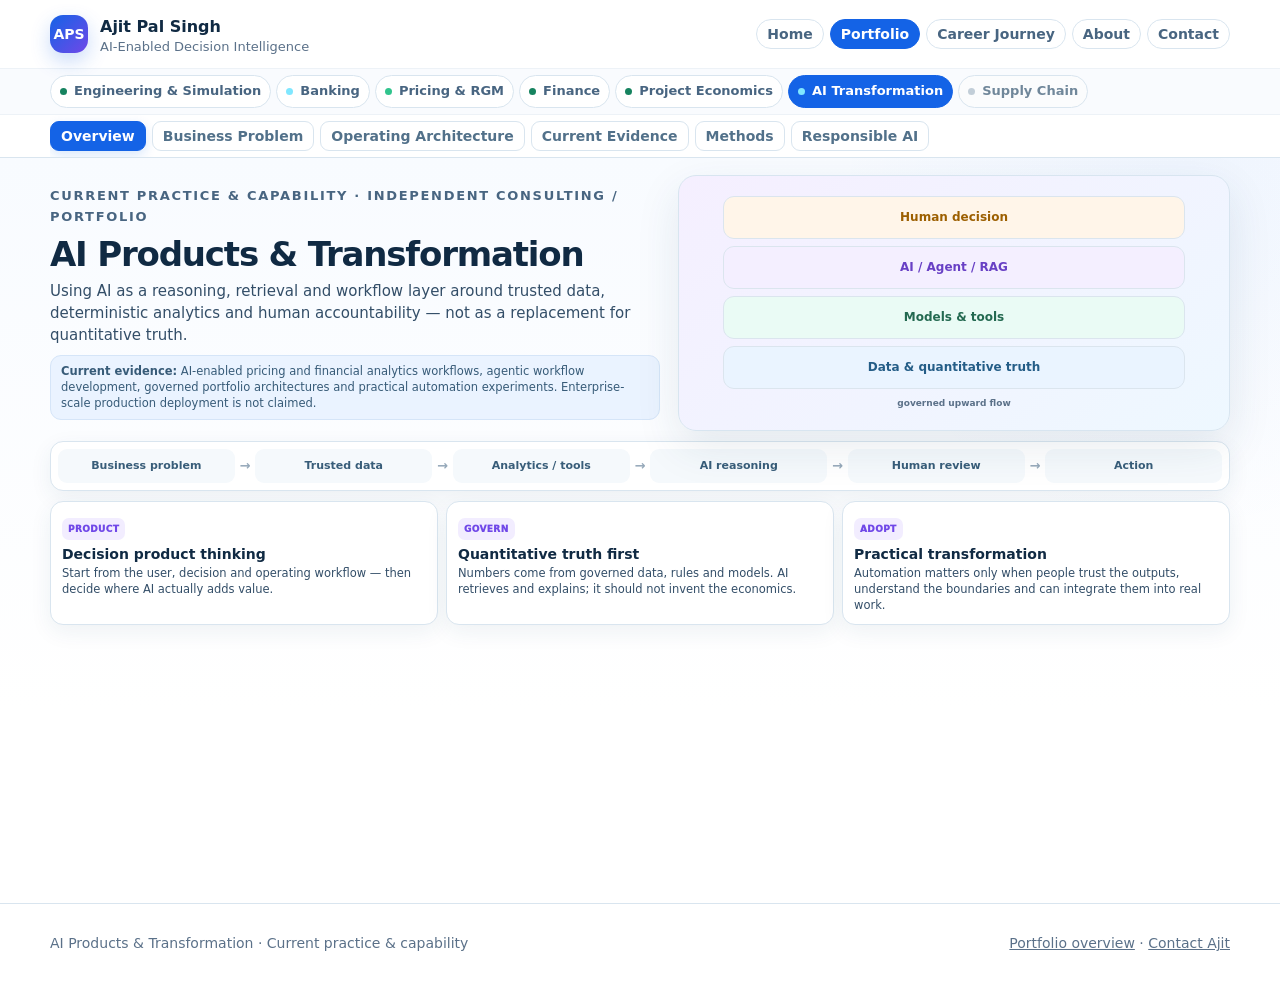
<file: projects/ai-transformation.html>
<!doctype html><html lang="en"><head><meta charset="utf-8"/><meta name="viewport" content="width=device-width,initial-scale=1"/><meta http-equiv="Cache-Control" content="no-cache, no-store, must-revalidate"/><meta http-equiv="Pragma" content="no-cache"/><meta http-equiv="Expires" content="0"/><title>AI Products & Transformation | Ajit Pal Singh</title><meta name="description" content="AI product and transformation capability focused on trusted data, deterministic analytics, governed AI and human decision making."/><meta property="og:type" content="article"/><meta property="og:title" content="AI Products & Transformation — Ajit Pal Singh"/><meta property="og:description" content="Decision-first AI architecture: trusted data, tools, RAG/agents and human accountability."/><meta name="twitter:card" content="summary"/><link rel="icon" href="../assets/favicon.svg" type="image/svg+xml"/><link rel="stylesheet" href="../styles.css?v=20260920-V16QA1"/></head><body class="portfolio-case-page"><a class="skip-link" href="#case-content">Skip to case study</a><header class="site-header"><div class="shell topbar"><a class="identity" href="../index.html#home"><span class="identity-mark">APS</span><span><b>Ajit Pal Singh</b><small>AI-Enabled Decision Intelligence</small></span></a><button class="menu-btn" data-menu-button aria-label="Open menu" aria-expanded="false">☰</button><nav class="main-nav" data-main-nav aria-label="Main navigation"><a href="../index.html#home">Home</a><a class="active" href="banking.html#overview">Portfolio</a><a href="../index.html#experience">Career Journey</a><a href="../index.html#about">About</a><a href="../index.html#contact">Contact</a></nav></div><div class="project-nav-wrap"><nav class="shell project-nav portfolio-project-nav" aria-label="Portfolio selection">
<a class="case" href="banking.html#overview">Banking</a>
<a class="live" href="pricing.html#overview">Pricing &amp; RGM</a>
<a class="professional" href="finance.html#overview">Finance</a>
<a class="professional" href="project-economics.html#overview">Project Economics</a>
<a class="professional" href="engineering.html#overview">Engineering &amp; Innovation</a>
<a class="secondary active" href="ai-transformation.html#overview">AI Transformation</a>
<a class="planned" href="supply-chain.html#overview">Supply Chain</a>
</nav></div><div class="tab-nav-wrap"><nav class="shell tab-nav" role="tablist" aria-label="AI Transformation capability sections"><a href="#overview" data-tab-link="overview" role="tab">Overview</a><a href="#business-problem" data-tab-link="business-problem" role="tab">Business Problem</a><a href="#architecture" data-tab-link="architecture" role="tab">Operating Architecture</a><a href="#results" data-tab-link="results" role="tab">Current Evidence</a><a href="#technical" data-tab-link="technical" role="tab">Methods</a><a href="#responsible-ai" data-tab-link="responsible-ai" role="tab">Responsible AI</a></nav></div></header><main id="case-content" class="portfolio-case-main ai-case"><div class="shell portfolio-case-shell">
<section class="tab-panel portfolio-case-panel" data-tab-panel="overview" role="tabpanel">
  <div class="case-hero-grid">
    <div><div class="eyebrow">Current practice &amp; capability · Independent consulting / portfolio</div><h1>AI Products &amp; Transformation</h1><p class="case-lead">Using AI as a reasoning, retrieval and workflow layer around trusted data, deterministic analytics and human accountability — not as a replacement for quantitative truth.</p><div class="case-proof-note"><b>Current evidence:</b> AI-enabled pricing and financial analytics workflows, agentic workflow development, governed portfolio architectures and practical automation experiments. Enterprise-scale production deployment is not claimed.</div></div>
    <div class="ai-stack-visual"><div class="layer human">Human decision</div><div class="layer ai">AI / Agent / RAG</div><div class="layer tools">Models &amp; tools</div><div class="layer truth">Data &amp; quantitative truth</div><span>governed upward flow</span></div>
  </div>
  <div class="case-flow"><span>Business problem</span><b>→</b><span>Trusted data</span><b>→</b><span>Analytics / tools</span><b>→</b><span>AI reasoning</span><b>→</b><span>Human review</span><b>→</b><span>Action</span></div>
  <div class="case-card-grid three"><article><span class="mini-badge">PRODUCT</span><h3>Decision product thinking</h3><p>Start from the user, decision and operating workflow — then decide where AI actually adds value.</p></article><article><span class="mini-badge">GOVERN</span><h3>Quantitative truth first</h3><p>Numbers come from governed data, rules and models. AI retrieves and explains; it should not invent the economics.</p></article><article><span class="mini-badge">ADOPT</span><h3>Practical transformation</h3><p>Automation matters only when people trust the outputs, understand the boundaries and can integrate them into real work.</p></article></div>
</section>

<section class="tab-panel portfolio-case-panel" data-tab-panel="business-problem" role="tabpanel">
  <div class="case-section-head"><div class="eyebrow">Business problem</div><h1>Many AI initiatives start with the model. Useful transformation starts with the decision and workflow.</h1><p>The central question is not “where can we add a chatbot?” but “which work should remain deterministic, which reasoning can AI accelerate, and where must a human stay accountable?”</p></div>
  <div class="case-card-grid four"><article><span>01</span><h3>Unclear value</h3><p>AI demos can look impressive without changing a decision, process or economic outcome.</p></article><article><span>02</span><h3>Hallucinated facts</h3><p>Generative systems should not become the authority for financial, operational or risk numbers.</p></article><article><span>03</span><h3>Fragmented workflow</h3><p>People lose time moving between data, documents, dashboards and repeated manual steps.</p></article><article><span>04</span><h3>Adoption / accountability</h3><p>Teams need transparency, permissions, review points and clear ownership before consequential use.</p></article></div>
</section>

<section class="tab-panel portfolio-case-panel" data-tab-panel="architecture" role="tabpanel">
  <div class="case-section-head"><div class="eyebrow">Operating architecture</div><h1>Separate quantitative truth from AI reasoning.</h1></div>
  <div class="ai-architecture">
    <div class="ai-arch-row"><span>1</span><b>Business problem &amp; user</b><p>Define the decision, cadence, constraints and accountable human.</p></div>
    <div class="ai-arch-row"><span>2</span><b>Data / deterministic memory</b><p>Facts, metrics, calculations, permissions, risk limits and workflow state.</p></div>
    <div class="ai-arch-row"><span>3</span><b>Analytical tools</b><p>Python, SQL, forecasting, optimisation, rules, experiments or domain models.</p></div>
    <div class="ai-arch-row"><span>4</span><b>AI reasoning layer</b><p>RAG, tool calling, summarisation, hypothesis generation and narrative.</p></div>
    <div class="ai-arch-row"><span>5</span><b>Human-in-the-loop action</b><p>Review, override, approve and learn from outcomes.</p></div>
  </div>
  <div class="case-callout"><b>Design principle:</b><p>AI can be creative where creativity helps; it should be constrained where facts, money, safety or customer consequences require exactness.</p></div>
</section>

<section class="tab-panel portfolio-case-panel" data-tab-panel="results" role="tabpanel">
  <div class="case-section-head"><div class="eyebrow">Current evidence</div><h1>Evidence comes from applied workflows, not a claim of enterprise AI scale.</h1></div>
  <div class="case-card-grid three"><article><h3>Pricing workbench</h3><p>Deterministic experiment and economics outputs can be explained by AI without delegating the underlying calculations to the language model.</p></article><article><h3>Banking POC</h3><p>Shows how quantitative signals, evidence boundaries and a planned RAG / relationship-manager layer can remain separated.</p></article><article><h3>Independent consulting</h3><p>Practical AI-enabled analytics and workflow automation around pricing, finance and management decision support.</p></article></div>
  <div class="case-callout"><b>Transformation experience before GenAI:</b><p>Global process deployment and analytics product ownership add an important lesson: technology adoption depends on governance, stakeholder alignment, usability and continuity.</p></div>
</section>

<section class="tab-panel portfolio-case-panel" data-tab-panel="technical" role="tabpanel">
  <div class="case-section-head"><div class="eyebrow">Methods</div><h1>A pragmatic toolkit around the workflow.</h1></div>
  <div class="case-card-grid three"><article><span class="mini-badge">LLM</span><h3>Reasoning &amp; narrative</h3><p>Use language models for synthesis, structured reasoning, drafting and explanation where probabilistic output is acceptable.</p></article><article><span class="mini-badge">RAG</span><h3>Grounded retrieval</h3><p>Bring governed documents and evidence into context rather than relying on model memory.</p></article><article><span class="mini-badge">TOOLS</span><h3>Tool calling</h3><p>Let AI invoke deterministic calculations, searches or workflows instead of reproducing them unreliably in prose.</p></article><article><span class="mini-badge">AGENT</span><h3>Agentic workflow</h3><p>Decompose longer work into observable steps with state, checkpoints and explicit permissions.</p></article><article><span class="mini-badge">DATA</span><h3>Python / SQL / BI backbone</h3><p>Preserve structured data, reproducible calculations and management outputs as the factual layer.</p></article><article><span class="mini-badge">HITL</span><h3>Human review</h3><p>Use confidence / consequence gating so the human stays in control when decisions matter.</p></article></div>
</section>

<section class="tab-panel portfolio-case-panel" data-tab-panel="responsible-ai" role="tabpanel">
  <div class="case-section-head"><div class="eyebrow">Responsible AI</div><h1>Governance is an architecture choice, not a disclaimer at the end.</h1></div>
  <div class="boundary-grid"><article class="good"><h3>Quantitative authority</h3><p>Deterministic systems, governed data and validated models calculate the facts.</p></article><article><h3>AI authority</h3><p>AI retrieves, reasons, explains and orchestrates within defined permissions; it does not silently change hard risk or financial truth.</p></article><article><h3>Human authority</h3><p>People remain accountable for consequential actions and can inspect evidence, assumptions and uncertainty.</p></article></div>
  <div class="case-callout"><b>Claim boundary:</b><p>This page describes current practice, POCs and design philosophy. It does not claim enterprise-scale production MLOps or autonomous AI deployment.</p></div>
</section>
</div></main><footer><div class="shell footer-row"><span>AI Products &amp; Transformation · Current practice &amp; capability</span><span><a href="../index.html#projects">Portfolio overview</a> · <a href="../index.html#contact">Contact Ajit</a></span></div></footer><script src="../script.js?v=20260920-V16QA1"></script><!-- 20260918-PORTFULL1 --></body></html>
</file>
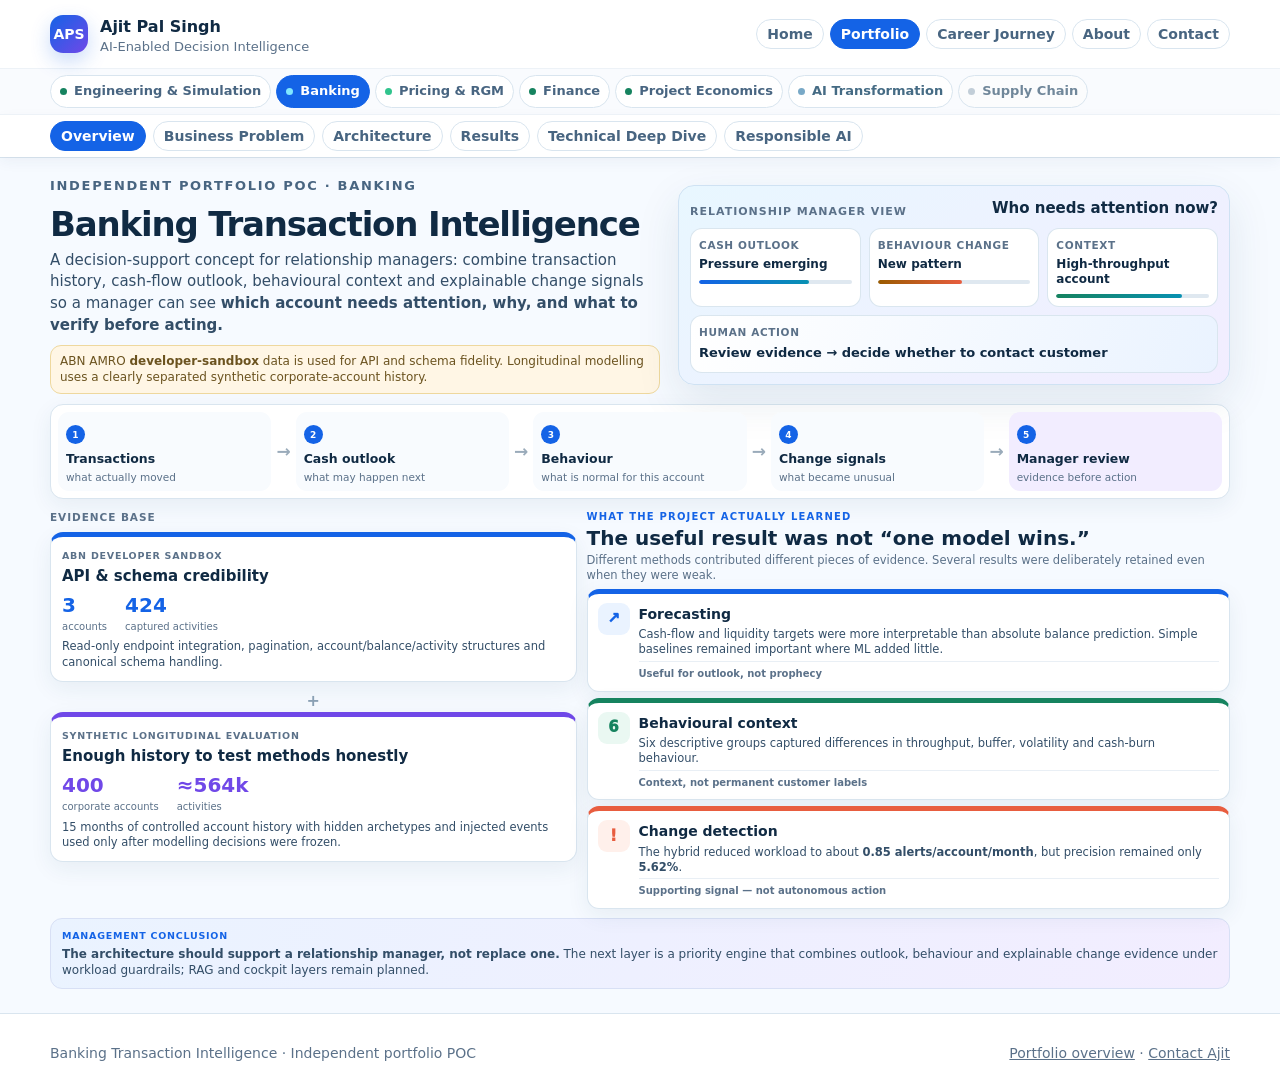
<file: projects/banking.html>
<!doctype html><html lang="en"><head><meta charset="utf-8"/><meta name="viewport" content="width=device-width,initial-scale=1"/><meta http-equiv="Cache-Control" content="no-cache, no-store, must-revalidate"/><meta http-equiv="Pragma" content="no-cache"/><meta http-equiv="Expires" content="0"/><title>Banking Transaction Intelligence | Ajit Pal Singh — AI-Enabled Decision Intelligence</title><meta name="description" content="Banking Transaction Intelligence portfolio case study: ABN sandbox integration, PySpark, SQL, forecasting, behavioural clustering and explainable change detection."/><meta property="og:type" content="article"/><meta property="og:title" content="Banking Transaction Intelligence — Ajit Pal Singh"/><meta property="og:description" content="Explainable cash-flow, behavioural and change intelligence built from ABN sandbox schema fidelity and synthetic longitudinal evaluation."/><meta name="twitter:card" content="summary"/><link rel="icon" href="../assets/favicon.svg" type="image/svg+xml"/><link rel="stylesheet" href="../styles.css?v=20260920-V16QA1"/></head>
<body class="banking-page"><a class="skip-link" href="#case-content">Skip to case study</a><header class="site-header"><div class="shell topbar"><a class="identity" href="../index.html"><span class="identity-mark">APS</span><span><b>Ajit Pal Singh</b><small>AI-Enabled Decision Intelligence</small></span></a><button class="menu-btn" data-menu-button aria-label="Open menu" aria-expanded="false">☰</button><nav class="main-nav" data-main-nav aria-label="Main navigation"><a href="../index.html#home">Home</a><a class="active" href="banking.html#overview">Portfolio</a><a href="../index.html#experience">Career Journey</a><a href="../index.html#about">About</a><a href="../index.html#contact">Contact</a></nav></div>
<div class="project-nav-wrap"><nav class="shell project-nav portfolio-project-nav" aria-label="Portfolio selection">
<a class="case active" href="banking.html#overview">Banking</a>
<a class="live" href="pricing.html#overview">Pricing &amp; RGM</a>
<a class="professional" href="finance.html#overview">Finance</a>
<a class="professional" href="project-economics.html#overview">Project Economics</a>
<a class="professional" href="engineering.html#overview">Engineering &amp; Innovation</a>
<a class="secondary" href="ai-transformation.html#overview">AI Transformation</a>
<a class="planned" href="supply-chain.html#overview">Supply Chain</a>
</nav></div>
<div class="tab-nav-wrap"><nav class="shell tab-nav banking-tab-nav" role="tablist" aria-label="Banking case-study sections"><a href="#overview" data-tab-link="overview" role="tab">Overview</a><a href="#business-problem" data-tab-link="business-problem" role="tab">Business Problem</a><a href="#architecture" data-tab-link="architecture" role="tab">Architecture</a><a href="#results" data-tab-link="results" role="tab">Results</a><a href="#technical" data-tab-link="technical" role="tab">Technical Deep Dive</a><a href="#responsible-ai" data-tab-link="responsible-ai" role="tab">Responsible AI</a></nav></div></header>

<main id="case-content" class="banking-main">
  <div class="shell banking-shell">

    <section class="tab-panel banking-panel" data-tab-panel="overview" role="tabpanel">
      <div class="banking-panel-hero overview-hero">
        <div class="banking-hero-copy">
          <div class="eyebrow">Independent portfolio POC · Banking</div>
          <h1>Banking Transaction Intelligence</h1>
          <p class="banking-lead">A decision-support concept for relationship managers: combine transaction history, cash-flow outlook, behavioural context and explainable change signals so a manager can see <b>which account needs attention, why, and what to verify before acting.</b></p>
          <div class="banking-evidence-note">ABN AMRO <b>developer-sandbox</b> data is used for API and schema fidelity. Longitudinal modelling uses a clearly separated synthetic corporate-account history.</div>
        </div>

        <div class="rm-cockpit" aria-label="Relationship manager decision cockpit illustration">
          <div class="cockpit-title"><span>Relationship Manager View</span><b>Who needs attention now?</b></div>
          <div class="cockpit-grid">
            <div class="cockpit-card"><small>Cash outlook</small><strong>Pressure emerging</strong><span class="mini-line blue"></span></div>
            <div class="cockpit-card"><small>Behaviour change</small><strong>New pattern</strong><span class="mini-line amber"></span></div>
            <div class="cockpit-card"><small>Context</small><strong>High-throughput account</strong><span class="mini-line green"></span></div>
            <div class="cockpit-action"><small>Human action</small><b>Review evidence → decide whether to contact customer</b></div>
          </div>
        </div>
      </div>

      <div class="banking-story-flow" aria-label="Banking intelligence flow">
        <div><span>1</span><b>Transactions</b><small>what actually moved</small></div><i>→</i>
        <div><span>2</span><b>Cash outlook</b><small>what may happen next</small></div><i>→</i>
        <div><span>3</span><b>Behaviour</b><small>what is normal for this account</small></div><i>→</i>
        <div><span>4</span><b>Change signals</b><small>what became unusual</small></div><i>→</i>
        <div class="human"><span>5</span><b>Manager review</b><small>evidence before action</small></div>
      </div>

      <div class="banking-overview-lower">
        <section class="banking-overview-evidence">
          <div class="mini-section-title">Evidence base</div>
          <div class="banking-data-split">
            <div class="data-source-card sandbox">
              <div class="source-badge">ABN developer sandbox</div>
              <h3>API & schema credibility</h3>
              <div class="source-numbers"><span><b>3</b><small>accounts</small></span><span><b>424</b><small>captured activities</small></span></div>
              <p>Read-only endpoint integration, pagination, account/balance/activity structures and canonical schema handling.</p>
            </div>
            <div class="data-source-arrow">+</div>
            <div class="data-source-card synthetic">
              <div class="source-badge">Synthetic longitudinal evaluation</div>
              <h3>Enough history to test methods honestly</h3>
              <div class="source-numbers"><span><b>400</b><small>corporate accounts</small></span><span><b>≈564k</b><small>activities</small></span></div>
              <p>15 months of controlled account history with hidden archetypes and injected events used only after modelling decisions were frozen.</p>
            </div>
          </div>
        </section>

        <section class="banking-overview-findings">
          <div class="banking-findings-head">
            <div><div class="kicker">What the project actually learned</div><h2>The useful result was not “one model wins.”</h2></div>
            <p>Different methods contributed different pieces of evidence. Several results were deliberately retained even when they were weak.</p>
          </div>

          <div class="banking-findings-grid">
            <article class="finding-card forecast">
              <div class="finding-icon">↗</div>
              <h3>Forecasting</h3>
              <p>Cash-flow and liquidity targets were more interpretable than absolute balance prediction. Simple baselines remained important where ML added little.</p>
              <span>Useful for outlook, not prophecy</span>
            </article>
            <article class="finding-card cluster">
              <div class="finding-icon">6</div>
              <h3>Behavioural context</h3>
              <p>Six descriptive groups captured differences in throughput, buffer, volatility and cash-burn behaviour.</p>
              <span>Context, not permanent customer labels</span>
            </article>
            <article class="finding-card alert">
              <div class="finding-icon">!</div>
              <h3>Change detection</h3>
              <p>The hybrid reduced workload to about <b>0.85 alerts/account/month</b>, but precision remained only <b>5.62%</b>.</p>
              <span>Supporting signal — not autonomous action</span>
            </article>
          </div>


        </section>
      </div>

      <div class="banking-conclusion">
        <div class="conclusion-label">Management conclusion</div>
        <p><b>The architecture should support a relationship manager, not replace one.</b> The next layer is a priority engine that combines outlook, behaviour and explainable change evidence under workload guardrails; RAG and cockpit layers remain planned.</p>
      </div>
    </section>

    <section class="tab-panel banking-panel" data-tab-panel="business-problem" role="tabpanel">
      <div class="banking-section-hero">
        <div>
          <div class="eyebrow">Business problem</div>
          <h1>A balance dashboard tells you what happened. A relationship manager needs to know what deserves attention now.</h1>
          <p>Corporate accounts have different operating rhythms. The same low balance or unusual transaction can mean very different things depending on timing, counterparties, recurring flows and the account's own history.</p>
        </div>
        <div class="problem-visual">
          <div class="problem-account">Corporate account</div>
          <div class="problem-signals">
            <span>Balance ↓</span><span>Outflow spike</span><span>New counterparty</span><span>Pattern shift</span>
          </div>
          <div class="problem-question">Which signal matters — and why?</div>
        </div>
      </div>

      <div class="bad-good-grid">
        <div class="bad-intelligence">
          <div class="comparison-label">Alerting</div>
          <h3>“Balance below threshold.”</h3>
          <ul><li>Same rule for very different accounts</li><li>No operating context</li><li>No explanation of what changed</li><li>Creates review workload</li></ul>
        </div>
        <div class="good-intelligence">
          <div class="comparison-label">Relationship intelligence</div>
          <h3>“Cash pressure is newly emerging and differs from this account's normal pattern.”</h3>
          <ul><li>Account-relative evidence</li><li>Cash-flow outlook and behavioural context</li><li>Reason codes and supporting transactions</li><li>Manager decides whether to engage</li></ul>
        </div>
      </div>

      <div class="manager-decision-flow">
        <div><b>1. Prioritise</b><span>Which accounts deserve review this week?</span></div>
        <i>→</i><div><b>2. Explain</b><span>What changed, when and relative to what?</span></div>
        <i>→</i><div><b>3. Verify</b><span>Which flows or counterparties support the signal?</span></div>
        <i>→</i><div><b>4. Act</b><span>Manager chooses whether and how to contact the customer.</span></div>
      </div>

      <div class="principle"><b>Design principle</b><p>Surface the account, reason codes, evidence and uncertainty. Keep the relationship manager accountable for interpretation and action.</p></div>
    </section>

    <section class="tab-panel banking-panel" data-tab-panel="architecture" role="tabpanel">
      <div class="banking-section-hero compact">
        <div><div class="eyebrow">Architecture</div><h1>From developer-sandbox transactions to relationship-manager evidence.</h1><p>The completed work builds a reproducible quantitative foundation. Priority, RAG and management-cockpit layers are intentionally shown as planned rather than implied as finished.</p></div>
      </div>

      <div class="bank-architecture-visual">
        <div class="architecture-stage done"><span>01</span><b>ABN Sandbox API</b><small>accounts · balances · activities</small></div>
        <i>→</i>
        <div class="architecture-stage done"><span>02</span><b>PySpark Data Layer</b><small>Bronze · Silver · DQ</small></div>
        <i>→</i>
        <div class="architecture-stage done"><span>03</span><b>SQL / Features</b><small>account-day evidence</small></div>
        <i>→</i>
        <div class="architecture-stage done"><span>04</span><b>Forecast + Behaviour + Change</b><small>outlook · clusters · signals</small></div>
        <i>→</i>
        <div class="architecture-stage planned"><span>05</span><b>Priority Engine</b><small>planned</small></div>
        <i>→</i>
        <div class="architecture-stage planned"><span>06</span><b>RAG + RM Cockpit</b><small>planned</small></div>
      </div>

      <div class="architecture-evidence-grid">
        <div><span class="complete">COMPLETED</span><h3>Trusted quantitative layer</h3><p>API/schema integration, PySpark normalization, data-quality controls, SQL analytics and reproducible features.</p></div>
        <div><span class="complete">COMPLETED</span><h3>Analytical evidence</h3><p>Forecasting, liquidity context, behavioural clustering and explainable change detection.</p></div>
        <div><span class="planned-text">PLANNED</span><h3>Decision orchestration</h3><p>Combine signals into relationship priority under workload and explainability constraints.</p></div>
        <div><span class="planned-text">PLANNED</span><h3>AI interaction layer</h3><p>Retrieve governed evidence and explain it; do not recalculate or invent quantitative facts.</p></div>
      </div>
    </section>

    <section class="tab-panel banking-panel" data-tab-panel="results" role="tabpanel">
      <div class="banking-section-hero compact">
        <div><div class="eyebrow">Results</div><h1>The most important result was learning where automation should stop.</h1><p>The work preserved weak and negative findings rather than forcing every technique into a success story.</p></div>
      </div>

      <div class="results-dashboard">
        <div class="result-visual-card">
          <div class="result-kpi">7–30d</div><h3>Cash-flow outlook</h3>
          <div class="result-bar"><span style="width:72%"></span></div>
          <p>Evaluated causal account-day forecasts against transparent baselines; longer-horizon cumulative flow was more useful than absolute balance targets.</p>
        </div>
        <div class="result-visual-card">
          <div class="result-kpi">6</div><h3>Behaviour groups</h3>
          <div class="cluster-dots"><i></i><i></i><i></i><i></i><i></i><i></i></div>
          <p>Interpretable descriptive context for throughput, cash buffer, volatility and burn patterns.</p>
        </div>
        <div class="result-visual-card warn">
          <div class="result-kpi">0.85</div><h3>Hybrid alerts / account / month</h3>
          <div class="result-bar"><span style="width:38%"></span></div>
          <p>Workload became manageable compared with transparent rules alone.</p>
        </div>
        <div class="result-visual-card bad">
          <div class="result-kpi">5.62%</div><h3>Hybrid precision</h3>
          <div class="result-bar"><span style="width:12%"></span></div>
          <p>Still far too weak for autonomous customer action — a crucial design finding.</p>
        </div>
      </div>

      <div class="results-lessons">
        <div><b>Forecasting</b><p>Prefer interpretable liquidity / drawdown targets and keep simple baselines where they remain competitive.</p></div>
        <div><b>Clustering</b><p>Use groups as contextual descriptions, not permanent customer types; stability was only moderate.</p></div>
        <div><b>Change detection</b><p>Rules had high recall but excessive workload. Isolation Forest controlled workload but missed too much. Hybrid signals remain supporting evidence only.</p></div>
      </div>
    </section>

    <section class="tab-panel banking-panel" data-tab-panel="technical" role="tabpanel">
      <div class="banking-section-hero compact">
        <div><div class="eyebrow">Technical deep dive</div><h1>Reproducible engineering first; models second.</h1><p>The technical design emphasizes traceability, causal features, chronological validation and explicit leakage controls.</p></div>
      </div>

      <div class="technical-pipeline">
        <article><span>API</span><h3>Canonical capture</h3><p>Read-only account, balance and paginated activity capture with source IDs, arrays, raw JSON and deterministic activity keys.</p></article>
        <article><span>SPARK</span><h3>Bronze / Silver</h3><p>PySpark normalization, proper dates/decimals, type-specific fields, canonical Parquet and automated quality reporting.</p></article>
        <article><span>SQL</span><h3>Reusable account analytics</h3><p>Flow direction, running balances, concentration, frequency, mutation codes and quality diagnostics.</p></article>
        <article><span>ML</span><h3>Causal forecasting</h3><p>Chronological within-account splits, lagged/rolling features and mandatory mean/median/seasonal baselines.</p></article>
        <article><span>CTX</span><h3>Behavioural context</h3><p>Common-window features, skew transforms, correlation pruning, robust scaling and stability checks.</p></article>
        <article><span>Δ</span><h3>Explainable change</h3><p>Median/MAD rules, percentage change, EWMA shifts, account-relative thresholds and a lightweight Isolation Forest.</p></article>
      </div>

      <div class="principle"><b>Leakage control</b><p>Synthetic archetypes and 380 injected-event labels were hidden during feature design, thresholds, model selection and tuning. They were joined only after analytical decisions were frozen.</p></div>
    </section>

    <section class="tab-panel banking-panel" data-tab-panel="responsible-ai" role="tabpanel">
      <div class="banking-section-hero compact">
        <div><div class="eyebrow">Responsible AI & evidence boundaries</div><h1>Be explicit about what is real, what is synthetic, and what remains human.</h1><p>This case study is designed to demonstrate disciplined reasoning, not to imply production banking deployment.</p></div>
      </div>

      <div class="evidence-boundary-visual">
        <div class="boundary-card real">
          <div class="boundary-icon">✓</div><h3>Real implementation evidence</h3>
          <ul><li>ABN developer-sandbox endpoints and schemas</li><li>Read-only API integration and pagination</li><li>Bronze / Silver / SQL pipeline implementation</li><li>Reproducible analytical methodology</li></ul>
        </div>
        <div class="boundary-divider">≠</div>
        <div class="boundary-card synthetic">
          <div class="boundary-icon">SYN</div><h3>Synthetic evaluation evidence</h3>
          <ul><li>400-account longitudinal history</li><li>Behavioural archetypes and injected events</li><li>Model-performance and alert-workload evidence</li><li>Ground truth disclosed only after freeze</li></ul>
        </div>
      </div>

      <div class="responsibility-grid">
        <div><h3>Quantitative truth</h3><p>Data pipelines and deterministic / statistical models calculate the facts.</p></div>
        <div><h3>AI role</h3><p>Planned AI retrieves, summarizes and explains governed outputs; it is not the numerical authority.</p></div>
        <div><h3>Human accountability</h3><p>The relationship manager reviews evidence, assumptions and uncertainty before deciding whether and how to act.</p></div>
        <div><h3>Claims not made</h3><p>No AML/fraud model, no autonomous customer decision, no production ABN deployment, and no validated production banking performance.</p></div>
      </div>
    </section>

  </div>
</main><footer><div class="shell footer-row"><span>Banking Transaction Intelligence · Independent portfolio POC</span><span><a href="../index.html#projects">Portfolio overview</a> · <a href="mailto:ajitpalsingh0522@gmail.com">Contact Ajit</a></span></div></footer><script src="../script.js?v=20260920-V16QA1"></script><!-- 20260918-NAVCANON1 --></body></html>
</file>
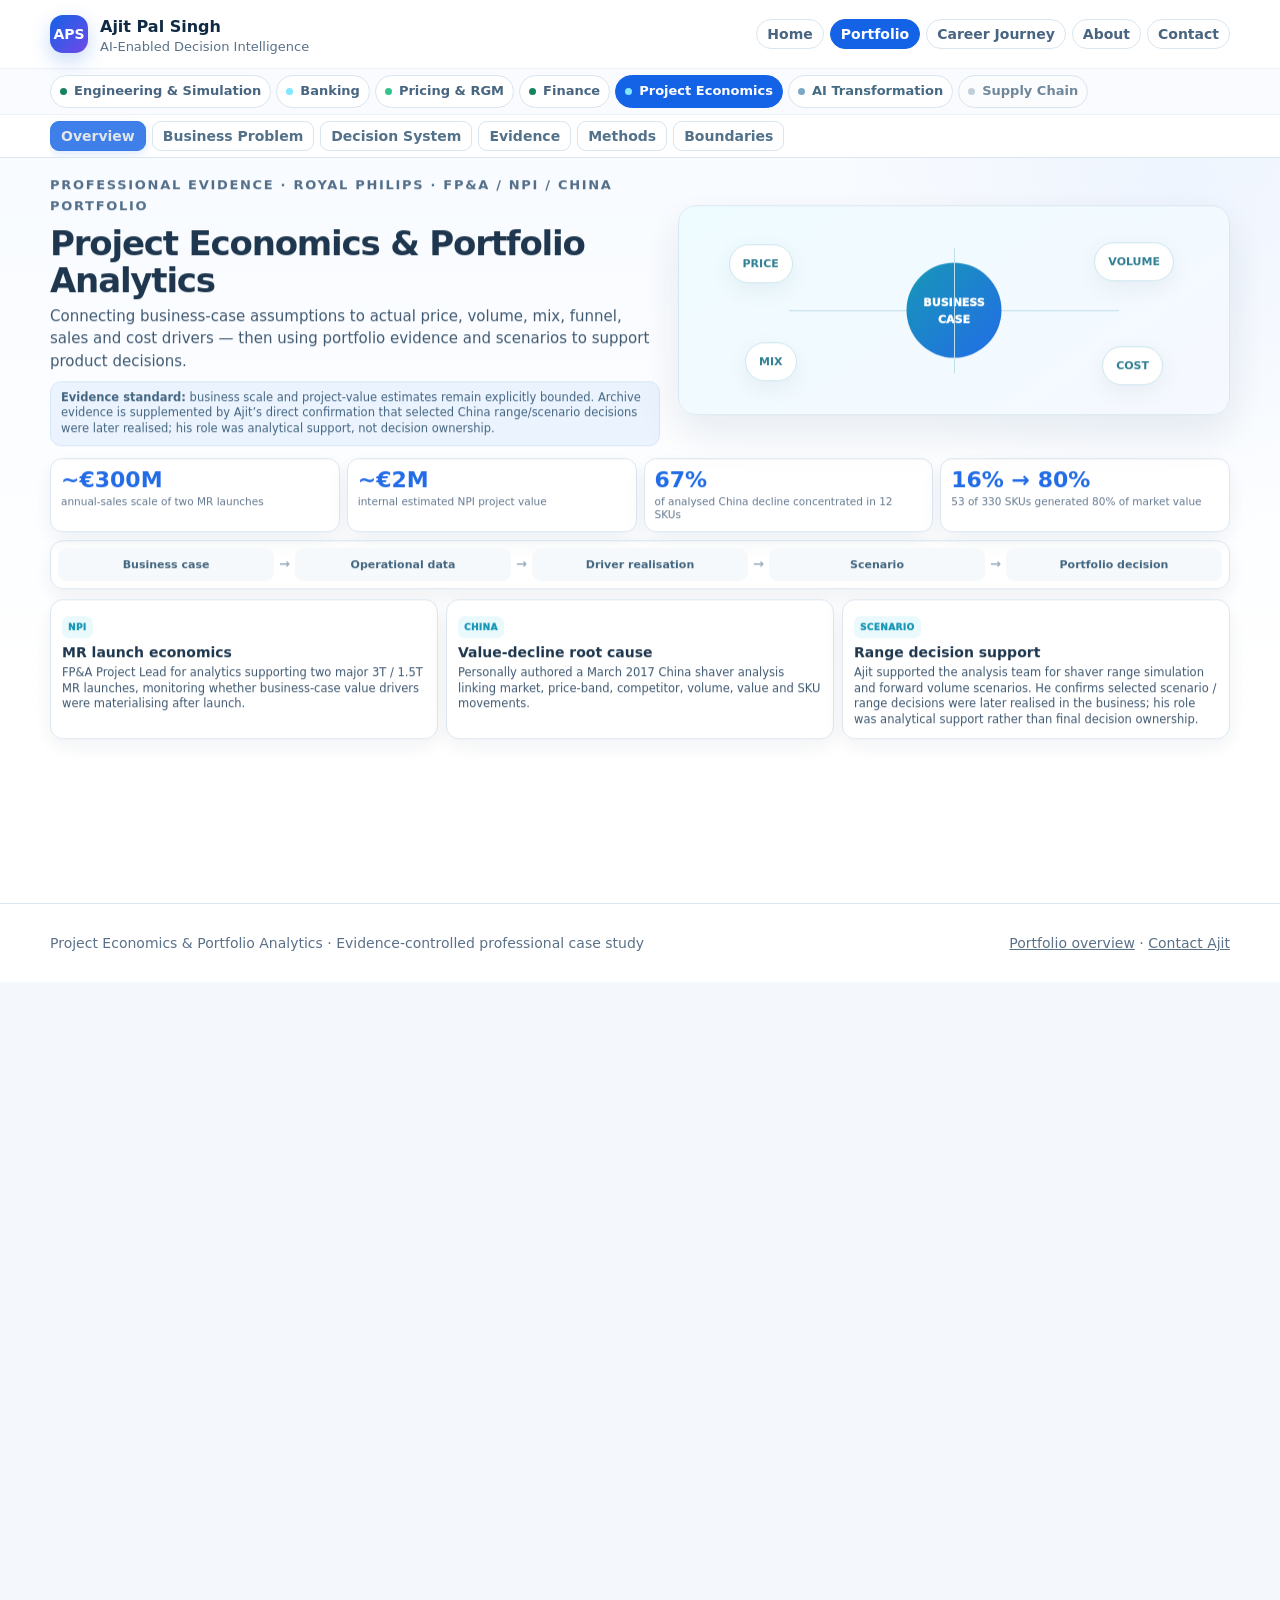
<file: projects/customer.html>
<!doctype html><html lang="en"><head><meta charset="utf-8"/><meta name="viewport" content="width=device-width,initial-scale=1"/><meta http-equiv="refresh" content="0; url=project-economics.html#overview"/><link rel="canonical" href="project-economics.html#overview"/><title>Portfolio section moved | Ajit Pal Singh</title><link rel="stylesheet" href="../styles.css?v=20260920-V16QA1"/></head><body><main class="section"><div class="shell"><div class="info-card"><div class="kicker">Portfolio update</div><h1>This evidence has moved.</h1><p>Customer / portfolio evidence is now consolidated into the evidence-controlled Project Economics case study.</p><p><a class="btn primary" href="project-economics.html#overview">Open Project Economics & Portfolio Analytics →</a></p></div></div></main></body></html>
</file>
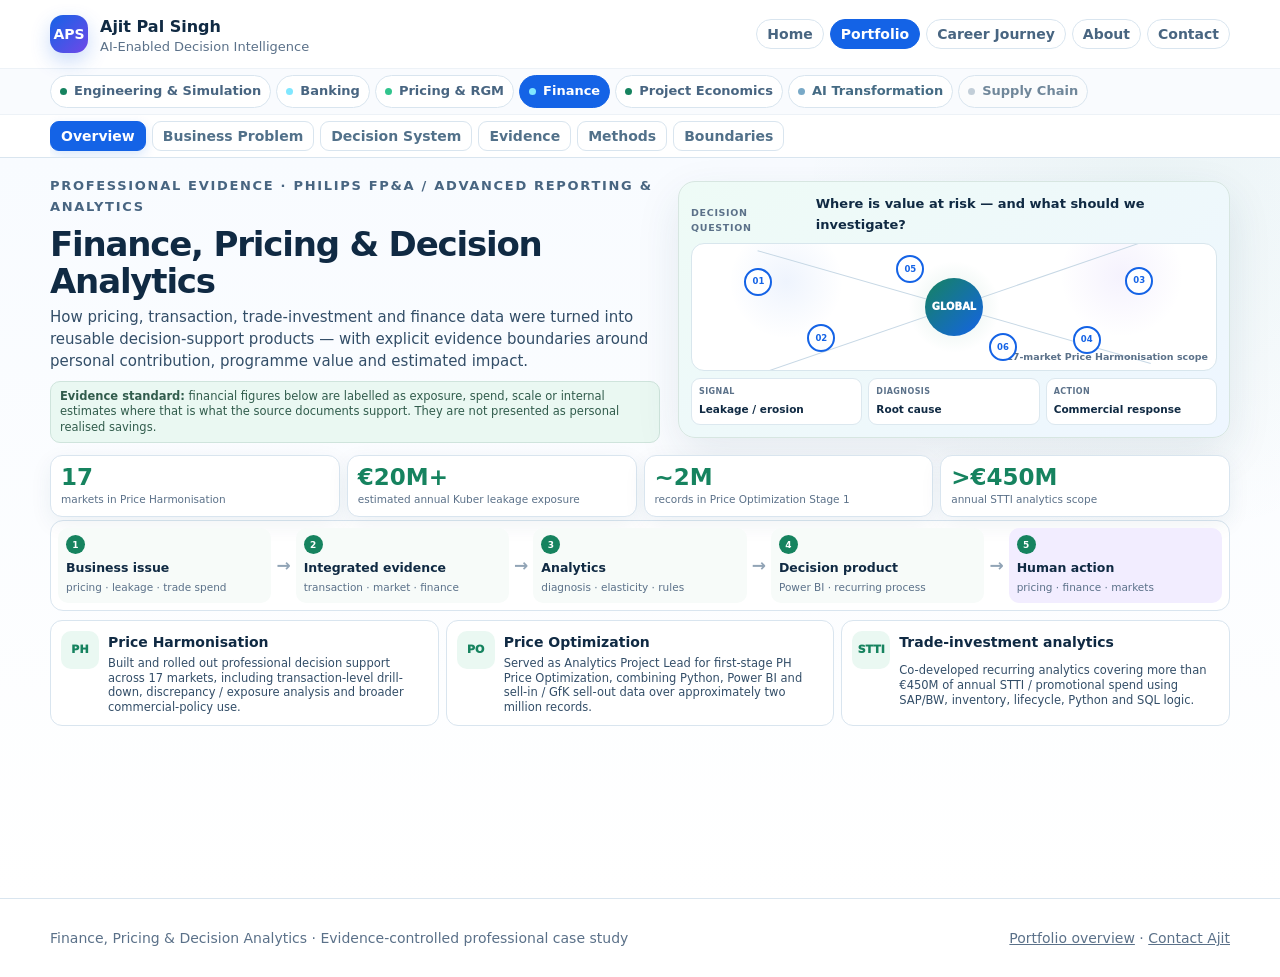
<file: projects/finance.html>
<!doctype html><html lang="en"><head><meta charset="utf-8"/><meta name="viewport" content="width=device-width,initial-scale=1"/><meta http-equiv="Cache-Control" content="no-cache, no-store, must-revalidate"/><meta http-equiv="Pragma" content="no-cache"/><meta http-equiv="Expires" content="0"/><title>Finance, Pricing & Decision Analytics | Ajit Pal Singh</title><meta name="description" content="Evidence-controlled Philips FP&A case study: 17-market Price Harmonisation, €20M+ estimated value-leakage analytics, ~2M-record price optimisation, >€450M STTI analytics and Group Tax decision support."/><meta property="og:type" content="article"/><meta property="og:title" content="Finance, Pricing & Decision Analytics — Ajit Pal Singh"/><meta property="og:description" content="Professional evidence across FP&A, pricing analytics and governed decision support."/><meta name="twitter:card" content="summary"/><link rel="icon" href="../assets/favicon.svg" type="image/svg+xml"/><link rel="stylesheet" href="../styles.css?v=20260920-V16QA1"/></head>
<body><a class="skip-link" href="#case-content">Skip to case study</a>
<header class="site-header"><div class="shell topbar"><a class="identity" href="../index.html#home"><span class="identity-mark">APS</span><span><b>Ajit Pal Singh</b><small>AI-Enabled Decision Intelligence</small></span></a><button class="menu-btn" data-menu-button aria-label="Open menu" aria-expanded="false">☰</button><nav class="main-nav" data-main-nav aria-label="Main navigation"><a href="../index.html#home">Home</a><a class="active" href="banking.html#overview">Portfolio</a><a href="../index.html#experience">Career Journey</a><a href="../index.html#about">About</a><a href="../index.html#contact">Contact</a></nav></div>
<div class="project-nav-wrap"><nav class="shell project-nav portfolio-project-nav" aria-label="Portfolio selection">
<a class="case" href="banking.html#overview">Banking</a>
<a class="live" href="pricing.html#overview">Pricing &amp; RGM</a>
<a class="professional active" href="finance.html#overview">Finance</a>
<a class="professional" href="project-economics.html#overview">Project Economics</a>
<a class="professional" href="engineering.html#overview">Engineering &amp; Innovation</a>
<a class="secondary" href="ai-transformation.html#overview">AI Transformation</a>
<a class="planned" href="supply-chain.html#overview">Supply Chain</a>
</nav></div>
<div class="tab-nav-wrap"><nav class="shell tab-nav" role="tablist" aria-label="Finance case-study sections">
<a href="#overview" data-tab-link="overview" role="tab">Overview</a>
<a href="#business-problem" data-tab-link="business-problem" role="tab">Business Problem</a>
<a href="#architecture" data-tab-link="architecture" role="tab">Decision System</a>
<a href="#results" data-tab-link="results" role="tab">Evidence</a>
<a href="#technical" data-tab-link="technical" role="tab">Methods</a>
<a href="#responsible-ai" data-tab-link="responsible-ai" role="tab">Boundaries</a>
</nav></div></header>

<main id="case-content" class="finance-main"><div class="shell finance-shell">

<section class="tab-panel finance-panel" data-tab-panel="overview" role="tabpanel">
  <div class="finance-hero">
    <div class="finance-hero-copy">
      <div class="eyebrow">Professional evidence · Philips FP&amp;A / Advanced Reporting &amp; Analytics</div>
      <h1>Finance, Pricing &amp; Decision Analytics</h1>
      <p>How pricing, transaction, trade-investment and finance data were turned into reusable decision-support products — with explicit evidence boundaries around personal contribution, programme value and estimated impact.</p>
      <div class="finance-boundary"><b>Evidence standard:</b> financial figures below are labelled as exposure, spend, scale or internal estimates where that is what the source documents support. They are not presented as personal realised savings.</div>
    </div>
    <div class="finance-exec-cockpit" aria-label="Executive decision-support illustration">
      <div class="finance-cockpit-head"><small>Decision question</small><b>Where is value at risk — and what should we investigate?</b></div>
      <div class="market-network"><span class="hub">GLOBAL</span><i class="m1">01</i><i class="m2">02</i><i class="m3">03</i><i class="m4">04</i><i class="m5">05</i><i class="m6">06</i><div class="network-label">17-market Price Harmonisation scope</div></div>
      <div class="finance-signal-row"><span><small>Signal</small><b>Leakage / erosion</b></span><span><small>Diagnosis</small><b>Root cause</b></span><span><small>Action</small><b>Commercial response</b></span></div>
    </div>
  </div>

  <div class="finance-kpi-strip">
    <div><strong>17</strong><span>markets in Price Harmonisation</span></div>
    <div><strong>€20M+</strong><span>estimated annual Kuber leakage exposure</span></div>
    <div><strong>~2M</strong><span>records in Price Optimization Stage 1</span></div>
    <div><strong>&gt;€450M</strong><span>annual STTI analytics scope</span></div>
  </div>

  <div class="finance-story-flow">
    <div><span>1</span><b>Business issue</b><small>pricing · leakage · trade spend</small></div><i>→</i>
    <div><span>2</span><b>Integrated evidence</b><small>transaction · market · finance</small></div><i>→</i>
    <div><span>3</span><b>Analytics</b><small>diagnosis · elasticity · rules</small></div><i>→</i>
    <div><span>4</span><b>Decision product</b><small>Power BI · recurring process</small></div><i>→</i>
    <div class="human"><span>5</span><b>Human action</b><small>pricing · finance · markets</small></div>
  </div>

  <div class="finance-overview-grid">
    <article><div class="finance-card-icon">PH</div><h3>Price Harmonisation</h3><p>Built and rolled out professional decision support across 17 markets, including transaction-level drill-down, discrepancy / exposure analysis and broader commercial-policy use.</p></article>
    <article><div class="finance-card-icon">PO</div><h3>Price Optimization</h3><p>Served as Analytics Project Lead for first-stage PH Price Optimization, combining Python, Power BI and sell-in / GfK sell-out data over approximately two million records.</p></article>
    <article><div class="finance-card-icon">STTI</div><h3>Trade-investment analytics</h3><p>Co-developed recurring analytics covering more than €450M of annual STTI / promotional spend using SAP/BW, inventory, lifecycle, Python and SQL logic.</p></article>
  </div>
</section>

<section class="tab-panel finance-panel" data-tab-panel="business-problem" role="tabpanel">
  <div class="finance-section-hero"><div class="eyebrow">Business problem</div><h1>Commercial value can leak through many small execution differences — unless the organisation can see, diagnose and act on them consistently.</h1><p>The work spanned pricing undercuts, harmonisation exposure, price erosion, trade investment, tax documentation and business-case monitoring. The common need was governed evidence that could move from management signal to root cause.</p></div>
  <div class="finance-problem-grid">
    <div class="finance-problem-card"><span>01</span><h3>Pricing leakage</h3><p>Transaction-level prices can deviate from target / policy and accumulate material exposure across markets, customers and SKUs.</p></div>
    <div class="finance-problem-card"><span>02</span><h3>Price erosion</h3><p>Managers need to distinguish where realised price is deteriorating and which products are more or less price elastic.</p></div>
    <div class="finance-problem-card"><span>03</span><h3>Trade-investment granularity</h3><p>Large STTI pools need classification into regular promotions, phase-out and unhealthy-stock related investment.</p></div>
    <div class="finance-problem-card"><span>04</span><h3>Risk documentation</h3><p>Group Tax needed centralised evidence and cost-centre documentation to support tax-authority discussions and reduce non-deductibility risk.</p></div>
  </div>
</section>

<section class="tab-panel finance-panel" data-tab-panel="architecture" role="tabpanel">
  <div class="finance-section-hero compact"><div class="eyebrow">Decision system</div><h1>Reusable analytics products rather than one-off analysis.</h1><p>The strongest evidence shows a recurring pattern: integrate data, define decision logic, operationalise the analysis, validate with stakeholders and create a repeatable management process.</p></div>
  <div class="finance-system">
    <div class="finance-system-stage"><small>DATA</small><b>Business sources</b><span>SAP/BW · transactions · GfK · inventory</span></div><i>→</i>
    <div class="finance-system-stage"><small>LOGIC</small><b>Python / SQL</b><span>diagnostics · rules · elasticity</span></div><i>→</i>
    <div class="finance-system-stage"><small>PRODUCT</small><b>Power BI / recurring workflow</b><span>drill-down · prioritisation</span></div><i>→</i>
    <div class="finance-system-stage"><small>VALIDATE</small><b>Stakeholder feedback</b><span>Pricing · Marketing · Finance</span></div><i>→</i>
    <div class="finance-system-stage human"><small>DECIDE</small><b>Management action</b><span>market · policy · portfolio</span></div>
  </div>
  <div class="finance-ownership-grid">
    <div><b>Project leadership</b><p>Formal Analytics Project Lead evidence for Commercial Policy &amp; Pricing 2.0 / PH Price Optimization, covering project management and technical execution.</p></div>
    <div><b>Data-to-decision design</b><p>Converted business questions into repeatable analytical logic, drill-down views and operational processes.</p></div>
    <div><b>Cross-functional iteration</b><p>Worked with Commercial Policy, Pricing, Marketing, Finance, supply and market stakeholders.</p></div>
    <div><b>Evidence discipline</b><p>Distinguished estimates, opportunity exposure and programme-level outcomes from directly attributable realised impact.</p></div>
  </div>
</section>

<section class="tab-panel finance-panel" data-tab-panel="results" role="tabpanel">
  <div class="finance-section-hero compact"><div class="eyebrow">Evidence</div><h1>Selected quantified evidence with the correct attribution boundary.</h1></div>
  <div class="finance-impact-grid">
    <article><strong>€20M+</strong><h3>Project Kuber</h3><p>Estimated annual pricing/value-leakage exposure quantified and traced across global shaving ranges. Ajit is documented as core-team “Data analysis”.</p></article>
    <article><strong>17</strong><h3>Markets</h3><p>Price Harmonisation decision support rolled out across 17 international markets.</p></article>
    <article><strong>~2M</strong><h3>Records</h3><p>First-stage Price Optimization used Python and Power BI to process approximately two million records for price-erosion and elasticity decision support.</p></article>
    <article><strong>&gt;€450M</strong><h3>Annual STTI spend</h3><p>Recurring analytics covered more than €450M of annual promotional / trade-investment spend.</p></article>
  </div>
  <div class="finance-impact-grid">
    <article><strong>2 months</strong><h3>Group Tax delivery</h3><p>Co-delivered a Group Tax analytics dashboard within two months, centralising documentation and cost-centre information.</p></article>
    <article><strong>&gt;€10M</strong><h3>Internal risk-mitigation estimate</h3><p>Philips' internal FP&amp;A analytics playbook estimated more than €10M annualised value from reduced non-deductibility risk. This is not booked savings.</p></article>
    <article><strong>Stage 1</strong><h3>Delivered</h3><p>Price-erosion and elasticity decision support was delivered; later promotion / optimum-price stages remained future work and are not presented as completed.</p></article>
    <article><strong>2017→2018</strong><h3>Timeline nuance</h3><p>Financial Data Scientist evidence exists in 2017; the formal Senior Financial Data Scientist chapter is dated from 2018.</p></article>
  </div>
</section>

<section class="tab-panel finance-panel" data-tab-panel="technical" role="tabpanel">
  <div class="finance-section-hero compact"><div class="eyebrow">Methods</div><h1>Business analytics with technical implementation and product judgement in the same loop.</h1></div>
  <div class="finance-method-grid">
    <article><span>PY</span><h3>Python</h3><p>Price-erosion / elasticity processing, recurring decision logic and analytical automation.</p></article>
    <article><span>SQL</span><h3>SQL &amp; data integration</h3><p>Data preparation and recurring analytical pipelines across finance and commercial sources.</p></article>
    <article><span>BI</span><h3>Power BI</h3><p>Decision-support views, transaction-level drill-down and stakeholder-facing analytical products.</p></article>
    <article><span>BW</span><h3>SAP / BW</h3><p>Transaction, STTI and related enterprise data sources used in professional analytics workflows.</p></article>
    <article><span>R</span><h3>Rules / modelling</h3><p>Elasticity, price-volume analysis, classification logic, scenarios and diagnostics where supported by the evidence.</p></article>
    <article><span>PO</span><h3>Analytics project leadership</h3><p>Requirements, prioritisation, technical execution, stakeholder feedback and operationalisation.</p></article>
  </div>
</section>

<section class="tab-panel finance-panel" data-tab-panel="responsible-ai" role="tabpanel">
  <div class="finance-section-hero compact"><div class="eyebrow">Evidence boundaries</div><h1>Professional evidence without exposing confidential Philips data.</h1><p>No internal dashboards, customer/retailer transaction details, tax records or proprietary datasets are published here. The public story uses evidence-controlled descriptions and synthetic / generic visual language.</p></div>
  <div class="boundary-grid">
    <article class="good"><h3>Supported here</h3><p>17-market Price Harmonisation, Kuber leakage analytics, first-stage Price Optimization, &gt;€450M STTI analytics, Group Tax dashboard delivery and formal Analytics Project Lead evidence.</p></article>
    <article><h3>Not claimed</h3><p>No personal claim to programme-level €25M / €28.5M / €37.2M values, no booked €10M tax saving claim, and no assertion that later price-optimisation stages were production deployments.</p></article>
    <article><h3>Recruiter takeaway</h3><p>Finance and commercial analytics experience that combines technical execution, project leadership and decision-system thinking.</p></article>
  </div>
</section>

</div></main>
<footer><div class="shell footer-row"><span>Finance, Pricing &amp; Decision Analytics · Evidence-controlled professional case study</span><span><a href="../index.html#projects">Portfolio overview</a> · <a href="../index.html#contact">Contact Ajit</a></span></div></footer>
<script src="../script.js?v=20260920-V16QA1"></script></body></html>
</file>
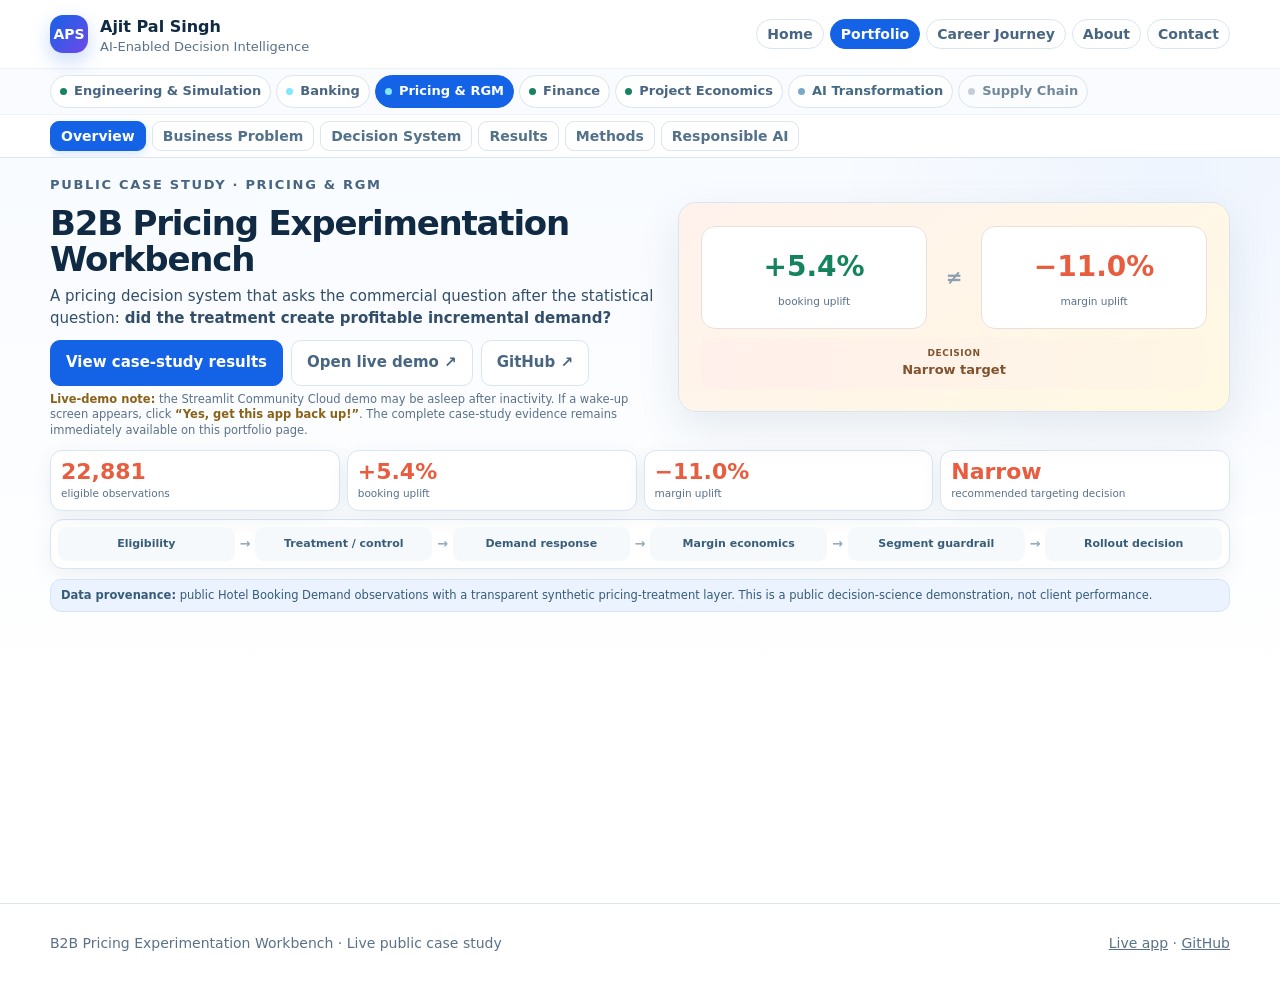
<file: projects/pricing.html>
<!doctype html><html lang="en"><head><meta charset="utf-8"/><meta name="viewport" content="width=device-width,initial-scale=1"/><meta http-equiv="Cache-Control" content="no-cache, no-store, must-revalidate"/><meta http-equiv="Pragma" content="no-cache"/><meta http-equiv="Expires" content="0"/><title>B2B Pricing Experimentation Workbench | Ajit Pal Singh</title><meta name="description" content="Live pricing experimentation case study connecting conversion uplift, margin economics and a targeting decision."/><meta property="og:type" content="article"/><meta property="og:title" content="B2B Pricing Experimentation Workbench — Ajit Pal Singh"/><meta property="og:description" content="Why +5.4% booking uplift and -11.0% margin uplift lead to a narrow-target pricing decision."/><meta name="twitter:card" content="summary"/><link rel="icon" href="../assets/favicon.svg" type="image/svg+xml"/><link rel="stylesheet" href="../styles.css?v=20260920-V16QA1"/></head><body class="portfolio-case-page"><a class="skip-link" href="#case-content">Skip to case study</a><header class="site-header"><div class="shell topbar"><a class="identity" href="../index.html#home"><span class="identity-mark">APS</span><span><b>Ajit Pal Singh</b><small>AI-Enabled Decision Intelligence</small></span></a><button class="menu-btn" data-menu-button aria-label="Open menu" aria-expanded="false">☰</button><nav class="main-nav" data-main-nav aria-label="Main navigation"><a href="../index.html#home">Home</a><a class="active" href="banking.html#overview">Portfolio</a><a href="../index.html#experience">Career Journey</a><a href="../index.html#about">About</a><a href="../index.html#contact">Contact</a></nav></div><div class="project-nav-wrap"><nav class="shell project-nav portfolio-project-nav" aria-label="Portfolio selection">
<a class="case" href="banking.html#overview">Banking</a>
<a class="live active" href="pricing.html#overview">Pricing &amp; RGM</a>
<a class="professional" href="finance.html#overview">Finance</a>
<a class="professional" href="project-economics.html#overview">Project Economics</a>
<a class="professional" href="engineering.html#overview">Engineering &amp; Innovation</a>
<a class="secondary" href="ai-transformation.html#overview">AI Transformation</a>
<a class="planned" href="supply-chain.html#overview">Supply Chain</a>
</nav></div><div class="tab-nav-wrap"><nav class="shell tab-nav" role="tablist" aria-label="Pricing case study sections"><a href="#overview" data-tab-link="overview" role="tab">Overview</a><a href="#business-problem" data-tab-link="business-problem" role="tab">Business Problem</a><a href="#architecture" data-tab-link="architecture" role="tab">Decision System</a><a href="#results" data-tab-link="results" role="tab">Results</a><a href="#technical" data-tab-link="technical" role="tab">Methods</a><a href="#responsible-ai" data-tab-link="responsible-ai" role="tab">Responsible AI</a></nav></div></header><main id="case-content" class="portfolio-case-main pricing-case-v2"><div class="shell portfolio-case-shell">
<section class="tab-panel portfolio-case-panel" data-tab-panel="overview" role="tabpanel">
  <div class="case-hero-grid">
    <div><div class="eyebrow">Public case study · Pricing &amp; RGM</div><h1>B2B Pricing Experimentation Workbench</h1><p class="case-lead">A pricing decision system that asks the commercial question after the statistical question: <b>did the treatment create profitable incremental demand?</b></p><div class="case-actions"><a class="btn primary" href="#results" data-tab-link="results">View case-study results</a><a class="btn" href="https://ajit-b2b-pricing-workbench.streamlit.app/" target="_blank" rel="noopener">Open live demo ↗</a><a class="btn" href="https://github.com/Ajit2018/b2b-pricing-experimentation-workbench" target="_blank" rel="noopener">GitHub ↗</a></div><p class="case-live-note"><b>Live-demo note:</b> the Streamlit Community Cloud demo may be asleep after inactivity. If a wake-up screen appears, click <b>“Yes, get this app back up!”</b>. The complete case-study evidence remains immediately available on this portfolio page.</p></div>
    <div class="pricing-tradeoff"><div class="metric up"><strong>+5.4%</strong><span>booking uplift</span></div><div class="trade-arrow">≠</div><div class="metric down"><strong>−11.0%</strong><span>margin uplift</span></div><div class="pricing-decision">DECISION<br/><b>Narrow target</b></div></div>
  </div>
  <div class="case-kpi-strip"><div><strong>22,881</strong><span>eligible observations</span></div><div><strong>+5.4%</strong><span>booking uplift</span></div><div><strong>−11.0%</strong><span>margin uplift</span></div><div><strong>Narrow</strong><span>recommended targeting decision</span></div></div>
  <div class="case-flow"><span>Eligibility</span><b>→</b><span>Treatment / control</span><b>→</b><span>Demand response</span><b>→</b><span>Margin economics</span><b>→</b><span>Segment guardrail</span><b>→</b><span>Rollout decision</span></div>
  <div class="case-proof-note"><b>Data provenance:</b> public Hotel Booking Demand observations with a transparent synthetic pricing-treatment layer. This is a public decision-science demonstration, not client performance.</div>
</section>

<section class="tab-panel portfolio-case-panel" data-tab-panel="business-problem" role="tabpanel">
  <div class="case-section-head"><div class="eyebrow">Business problem</div><h1>Discounting can increase conversion while destroying contribution economics.</h1><p>The management decision is not “did bookings rise?” It is “where does incremental demand justify the price / margin cost?”</p></div>
  <div class="case-card-grid four"><article><span>01</span><h3>Conversion trap</h3><p>A higher booking rate can be purchased with unnecessary discount.</p></article><article><span>02</span><h3>Segment averages</h3><p>Portfolio averages can conceal where the treatment helps or hurts.</p></article><article><span>03</span><h3>Incrementality</h3><p>Gross response does not prove that the treatment created new demand.</p></article><article><span>04</span><h3>Economic objective</h3><p>Pricing must optimise value, not a single funnel KPI.</p></article></div>
  <div class="case-callout"><b>Commercial guardrail</b><p>Evaluate demand, contribution, incrementality, cannibalisation and constraints together before expanding a treatment.</p></div>
</section>

<section class="tab-panel portfolio-case-panel" data-tab-panel="architecture" role="tabpanel">
  <div class="case-section-head"><div class="eyebrow">Decision architecture</div><h1>From public booking observations to a margin-aware pricing action.</h1></div>
  <div class="case-pipeline"><div><small>1 · DATA</small><b>Booking observations</b><span>public demand data</span></div><i>→</i><div><small>2 · ELIGIBILITY</small><b>Population rules</b><span>transparent filters</span></div><i>→</i><div><small>3 · EXPERIMENT</small><b>Treatment / control</b><span>synthetic intervention</span></div><i>→</i><div><small>4 · ECONOMICS</small><b>Margin overlay</b><span>value, not conversion alone</span></div><i>→</i><div><small>5 · ACTION</small><b>Target / guardrail</b><span>rollout choice</span></div></div>
  <div class="case-card-grid three"><article><h3>Experiment evidence</h3><p>Compare treatment and control response with uncertainty rather than relying on before/after intuition.</p></article><article><h3>Economic overlay</h3><p>Translate response into contribution consequences and sensitivity scenarios.</p></article><article><h3>Decision layer</h3><p>Turn the analysis into a clear rollout, narrow-target or stop decision for management.</p></article></div>
</section>

<section class="tab-panel portfolio-case-panel" data-tab-panel="results" role="tabpanel">
  <div class="case-section-head"><div class="eyebrow">Results</div><h1>The experiment “won” on conversion and lost on value.</h1><p>That tension is the point of the case study.</p></div>
  <div class="impact-grid"><article class="positive"><strong>+5.4%</strong><h3>Booking uplift</h3><p>Treatment increased booking response relative to control.</p></article><article class="negative"><strong>−11.0%</strong><h3>Margin uplift</h3><p>The broader discount treatment eroded contribution economics.</p></article><article><strong>22,881</strong><h3>Eligible observations</h3><p>A transparent analysis population used for the demonstration.</p></article><article><strong>Narrow</strong><h3>Commercial decision</h3><p>Retain treatment only where incremental demand can cover its economic cost.</p></article></div>
  <div class="case-callout"><b>Management interpretation:</b><p>A statistically positive demand response is not sufficient evidence for a profitable pricing rollout.</p></div>
</section>

<section class="tab-panel portfolio-case-panel" data-tab-panel="technical" role="tabpanel">
  <div class="case-section-head"><div class="eyebrow">Methods</div><h1>Transparent experimentation and commercial economics.</h1></div>
  <div class="case-card-grid three"><article><span class="mini-badge">PY</span><h3>Python workflow</h3><p>Eligibility, treatment/control comparison, scenario calculations and reproducible analytical outputs.</p></article><article><span class="mini-badge">SQL</span><h3>Query-based evidence</h3><p>Exploration and aggregation support the analytical narrative shown in the workbench.</p></article><article><span class="mini-badge">EXP</span><h3>Experiment readout</h3><p>Response is separated from raw outcomes and interpreted with uncertainty and guardrails.</p></article><article><span class="mini-badge">ECON</span><h3>Contribution economics</h3><p>Booking response is translated into margin implications rather than treated as the objective.</p></article><article><span class="mini-badge">SCEN</span><h3>Sensitivity</h3><p>Alternative response assumptions expose decision sensitivity and reduce false precision.</p></article><article><span class="mini-badge">MEMO</span><h3>Executive narrative</h3><p>AI can explain deterministic outputs, while calculations remain in the analytical layer.</p></article></div>
</section>

<section class="tab-panel portfolio-case-panel" data-tab-panel="responsible-ai" role="tabpanel">
  <div class="case-section-head"><div class="eyebrow">Responsible data &amp; AI</div><h1>Transparent synthetic treatment; deterministic business calculations.</h1></div>
  <div class="boundary-grid"><article class="good"><h3>Data boundary</h3><p>Public hotel-booking observations support the demonstration. The pricing intervention is explicitly synthetic.</p></article><article><h3>AI boundary</h3><p>Deterministic calculations produce the experiment and economic facts; AI may summarise them but is not the source of truth.</p></article><article><h3>Claim boundary</h3><p>No proprietary hotel / client data, no production deployment and no client performance claim.</p></article></div>
</section>
</div></main><footer><div class="shell footer-row"><span>B2B Pricing Experimentation Workbench · Live public case study</span><span><a href="https://ajit-b2b-pricing-workbench.streamlit.app/" target="_blank" rel="noopener">Live app</a> · <a href="https://github.com/Ajit2018/b2b-pricing-experimentation-workbench" target="_blank" rel="noopener">GitHub</a></span></div></footer><script src="../script.js?v=20260920-V16QA1"></script><!-- 20260918-PORTFULL1 --></body></html>
</file>
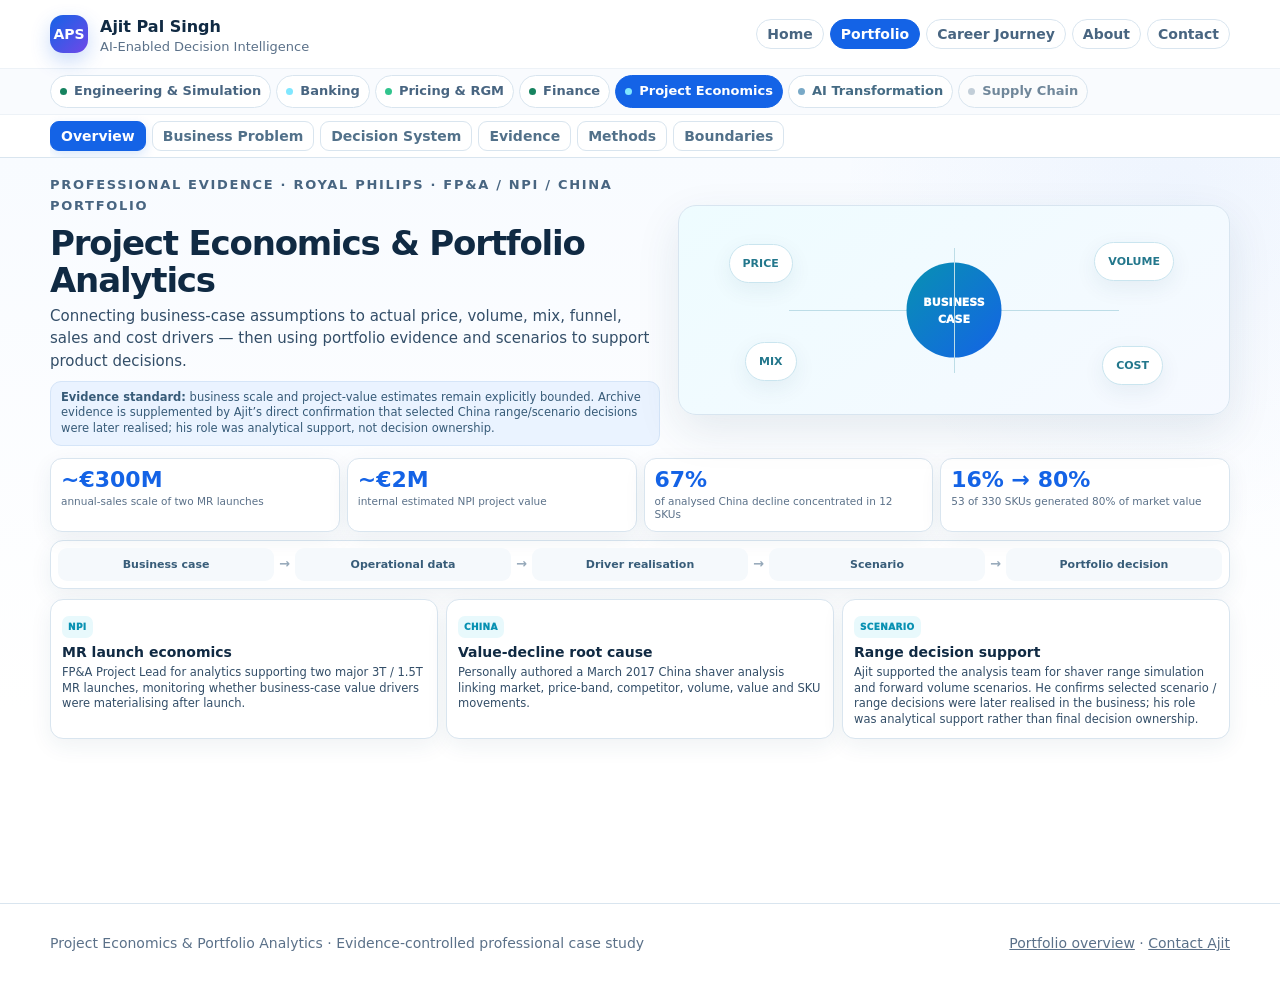
<file: projects/project-economics.html>
<!doctype html><html lang="en"><head><meta charset="utf-8"/><meta name="viewport" content="width=device-width,initial-scale=1"/><meta http-equiv="Cache-Control" content="no-cache, no-store, must-revalidate"/><meta http-equiv="Pragma" content="no-cache"/><meta http-equiv="Expires" content="0"/><title>Project Economics & Portfolio Analytics | Ajit Pal Singh</title><meta name="description" content="Evidence-controlled Philips case study: MR NPI business-case realisation, two major launches at ~€300M annual-sales scale, and China portfolio scenario analytics."/><meta property="og:type" content="article"/><meta property="og:title" content="Project Economics & Portfolio Analytics — Ajit Pal Singh"/><meta property="og:description" content="Connecting product, pricing, volume, mix, funnel and cost drivers to business-case decisions."/><meta name="twitter:card" content="summary"/><link rel="icon" href="../assets/favicon.svg" type="image/svg+xml"/><link rel="stylesheet" href="../styles.css?v=20260920-V16CONF1"/></head>
<body class="portfolio-case-page"><a class="skip-link" href="#case-content">Skip to case study</a>
<header class="site-header"><div class="shell topbar"><a class="identity" href="../index.html#home"><span class="identity-mark">APS</span><span><b>Ajit Pal Singh</b><small>AI-Enabled Decision Intelligence</small></span></a><button class="menu-btn" data-menu-button aria-label="Open menu" aria-expanded="false">☰</button><nav class="main-nav" data-main-nav aria-label="Main navigation"><a href="../index.html#home">Home</a><a class="active" href="banking.html#overview">Portfolio</a><a href="../index.html#experience">Career Journey</a><a href="../index.html#about">About</a><a href="../index.html#contact">Contact</a></nav></div>
<div class="project-nav-wrap"><nav class="shell project-nav portfolio-project-nav" aria-label="Portfolio selection">
<a class="case" href="banking.html#overview">Banking</a>
<a class="live" href="pricing.html#overview">Pricing &amp; RGM</a>
<a class="professional" href="finance.html#overview">Finance</a>
<a class="professional active" href="project-economics.html#overview">Project Economics</a>
<a class="professional" href="engineering.html#overview">Engineering &amp; Innovation</a>
<a class="secondary" href="ai-transformation.html#overview">AI Transformation</a>
<a class="planned" href="supply-chain.html#overview">Supply Chain</a>
</nav></div>
<div class="tab-nav-wrap"><nav class="shell tab-nav" role="tablist" aria-label="Project economics case-study sections">
<a href="#overview" data-tab-link="overview" role="tab">Overview</a>
<a href="#business-problem" data-tab-link="business-problem" role="tab">Business Problem</a>
<a href="#architecture" data-tab-link="architecture" role="tab">Decision System</a>
<a href="#results" data-tab-link="results" role="tab">Evidence</a>
<a href="#technical" data-tab-link="technical" role="tab">Methods</a>
<a href="#responsible-ai" data-tab-link="responsible-ai" role="tab">Boundaries</a>
</nav></div></header>

<main id="case-content" class="portfolio-case-main customer-case"><div class="shell portfolio-case-shell">
<section class="tab-panel portfolio-case-panel" data-tab-panel="overview" role="tabpanel">
  <div class="case-hero-grid">
    <div><div class="eyebrow">Professional evidence · Royal Philips · FP&amp;A / NPI / China portfolio</div><h1>Project Economics &amp; Portfolio Analytics</h1><p class="case-lead">Connecting business-case assumptions to actual price, volume, mix, funnel, sales and cost drivers — then using portfolio evidence and scenarios to support product decisions.</p><div class="case-proof-note"><b>Evidence standard:</b> business scale and project-value estimates remain explicitly bounded. Archive evidence is supplemented by Ajit’s direct confirmation that selected China range/scenario decisions were later realised; his role was analytical support, not decision ownership.</div></div>
    <div class="customer-visual"><div class="segment s1">PRICE</div><div class="segment s2">VOLUME</div><div class="segment s3">MIX</div><div class="segment s4">COST</div><div class="segment-center">BUSINESS<br/>CASE</div></div>
  </div>

  <div class="case-kpi-strip">
    <div><strong>~€300M</strong><span>annual-sales scale of two MR launches</span></div>
    <div><strong>~€2M</strong><span>internal estimated NPI project value</span></div>
    <div><strong>67%</strong><span>of analysed China decline concentrated in 12 SKUs</span></div>
    <div><strong>16% → 80%</strong><span>53 of 330 SKUs generated 80% of market value</span></div>
  </div>

  <div class="case-flow"><span>Business case</span><b>→</b><span>Operational data</span><b>→</b><span>Driver realisation</span><b>→</b><span>Scenario</span><b>→</b><span>Portfolio decision</span></div>

  <div class="case-card-grid three">
    <article><span class="mini-badge">NPI</span><h3>MR launch economics</h3><p>FP&amp;A Project Lead for analytics supporting two major 3T / 1.5T MR launches, monitoring whether business-case value drivers were materialising after launch.</p></article>
    <article><span class="mini-badge">CHINA</span><h3>Value-decline root cause</h3><p>Personally authored a March 2017 China shaver analysis linking market, price-band, competitor, volume, value and SKU movements.</p></article>
    <article><span class="mini-badge">SCENARIO</span><h3>Range decision support</h3><p>Ajit supported the analysis team for shaver range simulation and forward volume scenarios. He confirms selected scenario / range decisions were later realised in the business; his role was analytical support rather than final decision ownership.</p></article>
  </div>
</section>

<section class="tab-panel portfolio-case-panel" data-tab-panel="business-problem" role="tabpanel">
  <div class="case-section-head"><div class="eyebrow">Business problem</div><h1>A product launch or portfolio plan creates value only if the underlying drivers actually materialise.</h1><p>Headline revenue is not enough. Management needs to understand whether price, volume, mix, feature/configuration adoption, funnel conversion, installation cost and other business-case drivers are tracking to plan — and what to change if they are not.</p></div>
  <div class="case-card-grid four">
    <article><span>01</span><h3>Business-case drift</h3><p>Launch economics can diverge from the original case as actual price, volume, mix and cost evolve.</p></article>
    <article><span>02</span><h3>Portfolio concentration</h3><p>A small number of SKUs can drive most of the value outcome, making prioritisation more important than broad averages.</p></article>
    <article><span>03</span><h3>Market dynamics</h3><p>Competitor moves, price bands and category shifts can create value decline even when unit volume is still growing.</p></article>
    <article><span>04</span><h3>Scenario uncertainty</h3><p>Forward scenarios are decision aids, not guaranteed outcomes; assumptions and attribution need to remain explicit.</p></article>
  </div>
</section>

<section class="tab-panel portfolio-case-panel" data-tab-panel="architecture" role="tabpanel">
  <div class="case-section-head"><div class="eyebrow">Decision system</div><h1>Translate the business case into measurable drivers and recurring management evidence.</h1></div>
  <div class="case-pipeline">
    <div><small>1 · CASE</small><b>Target value drivers</b><span>price · volume · mix · cost</span></div><i>→</i>
    <div><small>2 · OBSERVE</small><b>Actual performance</b><span>sales · OIT · funnel · configuration</span></div><i>→</i>
    <div><small>3 · COMPARE</small><b>Realisation gaps</b><span>plan vs actual</span></div><i>→</i>
    <div><small>4 · SIMULATE</small><b>Scenarios</b><span>range · volume · portfolio</span></div><i>→</i>
    <div><small>5 · DECIDE</small><b>Management action</b><span>prioritise · adjust · follow up</span></div>
  </div>
  <div class="case-card-grid three">
    <article><h3>Recurring operating process</h3><p>Monthly Power BI and R refresh supported repeatable NPI monitoring rather than a one-off launch analysis.</p></article>
    <article><h3>Cross-functional governance</h3><p>Evidence shows coordination across FP&amp;A, Pricing, business stakeholders and EIM data scientists, with explicit decision rights and meeting/process improvements.</p></article>
    <article><h3>Driver-level visibility</h3><p>Monitoring covered incremental quantity, ASP realisation, product/configuration mix, funnel, OIT/sales and selected cost drivers.</p></article>
  </div>
</section>

<section class="tab-panel portfolio-case-panel" data-tab-panel="results" role="tabpanel">
  <div class="case-section-head"><div class="eyebrow">Selected evidence</div><h1>Quantified evidence across launch economics and China portfolio decisions.</h1></div>
  <div class="impact-grid">
    <article><strong>~€300M</strong><h3>MR launch scale</h3><p>Two major 3T / 1.5T MR introductions had combined annual-sales scale of approximately €300M. This describes business scale, not Ajit's personal revenue impact.</p></article>
    <article><strong>~€2M</strong><h3>Estimated project value</h3><p>Internal charter estimated roughly €2M project value from protecting price, volume, mix and cost-reduction drivers. It is an estimate, not a realised benefit claim.</p></article>
    <article><strong>−7.7% / +4%</strong><h3>China value vs volume</h3><p>Ajit's authored investigation found Philips two-header value down 7.7% despite 4% volume growth.</p></article>
    <article><strong>RMB295M</strong><h3>Concentrated decline</h3><p>Twelve SKUs represented RMB295M, or 67%, of the analysed value decline.</p></article>
  </div>
  <div class="evidence-visual-grid" aria-label="Project economics evidence visuals">
    <article class="evidence-visual-card">
      <div class="evidence-visual-head"><span>NPI BUSINESS CASE</span><b>Value-realisation driver tree</b></div>
      <div class="driver-equation"><span>Price</span><b>×</b><span>Volume</span><b>×</b><span>Mix</span><b>±</b><span>Cost</span><b>→</b><span class="result">Value</span></div>
      <p>Recurring monitoring connected actual launch performance back to business-case drivers rather than treating revenue as a single headline metric.</p>
    </article>
    <article class="evidence-visual-card">
      <div class="evidence-visual-head"><span>CHINA PORTFOLIO</span><b>Concentration matters</b></div>
      <div class="pareto-visual"><div class="pareto-share"><strong>16%</strong><small>53 of 330 SKUs</small></div><div class="pareto-arrow">→</div><div class="pareto-value"><strong>80%</strong><small>of market value</small></div></div>
      <p>The concentration supported range prioritisation; it is descriptive evidence, not a claim that a specific scenario was implemented.</p>
    </article>
  </div>

  <div class="impact-grid">
    <article><strong>1.38M</strong><h3>Units lost above RMB200</h3><p>The above-RMB-200 portfolio lost 1.38 million units in the analysed period.</p></article>
    <article><strong>53 / 330</strong><h3>Portfolio concentration</h3><p>Only 53 of 330 SKUs — 16% — generated 80% of market value, supporting range prioritisation.</p></article>
    <article><strong>2 projects</strong><h3>Sequential NPI execution</h3><p>Project-learning material records two NPI analytics projects executed in sequence, with governance improvements applied to the second.</p></article>
    <article><strong>Monthly</strong><h3>Operational cadence</h3><p>Evidence documents recurring Power BI / R refresh and publication into the MR NPI analytics workflow.</p></article>
  </div>
</section>

<section class="tab-panel portfolio-case-panel" data-tab-panel="technical" role="tabpanel">
  <div class="case-section-head"><div class="eyebrow">Methods</div><h1>Project economics needs both analytical structure and operating discipline.</h1></div>
  <div class="case-card-grid three">
    <article><span class="mini-badge">BI</span><h3>Power BI</h3><p>Recurring driver views and business-case monitoring for NPI value realisation.</p></article>
    <article><span class="mini-badge">R</span><h3>R refresh process</h3><p>Documented recurring R-based refresh as part of the NPI operating model.</p></article>
    <article><span class="mini-badge">PVM</span><h3>Price / volume / mix</h3><p>Used driver decomposition to connect commercial outcomes with business-case assumptions.</p></article>
    <article><span class="mini-badge">ROOT</span><h3>Root-cause analytics</h3><p>China portfolio analysis connected price bands, competitor dynamics, units, value and SKU concentration.</p></article>
    <article><span class="mini-badge">SCN</span><h3>Scenario planning</h3><p>Forward range / volume scenarios supported decision discussion; Ajit confirms selected scenarios were subsequently realised, while his contribution remained that of an analyst supporting the decision process.</p></article>
    <article><span class="mini-badge">GOV</span><h3>Stakeholder governance</h3><p>Meeting cadence, decision rights, minutes, missing-input transparency and late-requirement control were treated as part of delivery quality.</p></article>
  </div>
</section>

<section class="tab-panel portfolio-case-panel" data-tab-panel="responsible-ai" role="tabpanel">
  <div class="case-section-head"><div class="eyebrow">Evidence boundaries</div><h1>Business-case scale and scenario outputs are not the same as realised personal impact.</h1></div>
  <div class="boundary-grid">
    <article class="good"><h3>Supported here</h3><p>FP&amp;A Project Lead role, two MR launches, recurring business-case realisation monitoring, authored China value-decline analysis and strongly corroborated scenario / range support.</p></article>
    <article><h3>Attribution boundary</h3><p>No claim that the ~€2M estimate was realised or that the ~€300M launch scale was Ajit’s personal revenue impact. China range/scenario decisions are described as later realised based on Ajit’s direct practitioner confirmation; his contribution is bounded to analytical support rather than decision ownership or sole financial attribution.</p></article>
    <article><h3>Recruiter takeaway</h3><p>Ability to connect product and portfolio decisions with measurable financial drivers, recurring analytics and cross-functional management action.</p></article>
  </div>
</section>
</div></main>
<footer><div class="shell footer-row"><span>Project Economics &amp; Portfolio Analytics · Evidence-controlled professional case study</span><span><a href="../index.html#projects">Portfolio overview</a> · <a href="../index.html#contact">Contact Ajit</a></span></div></footer>
<script src="../script.js?v=20260920-V16CONF1"></script></body></html>
</file>
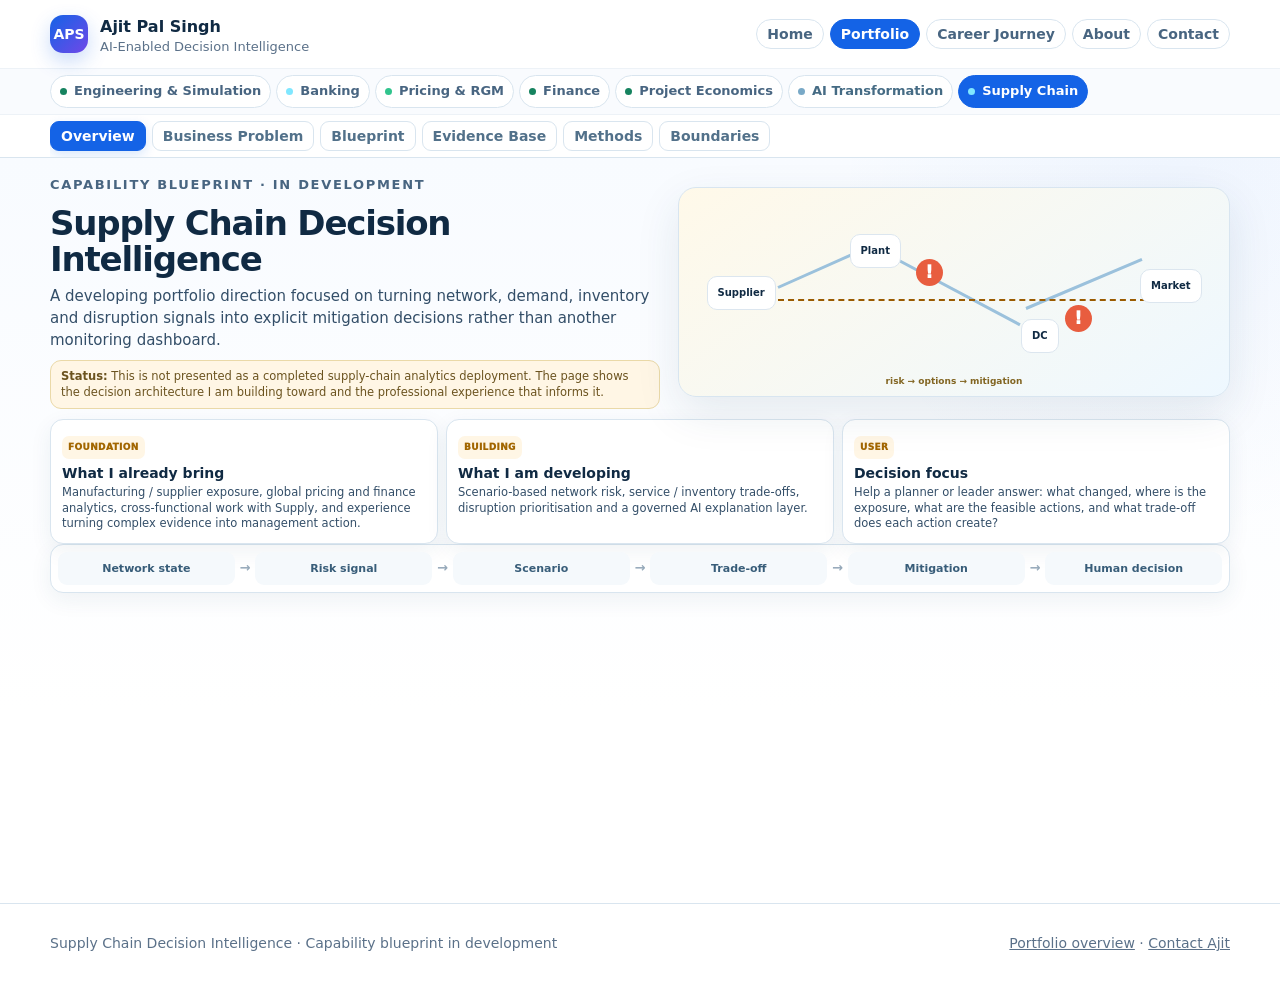
<file: projects/supply-chain.html>
<!doctype html><html lang="en"><head><meta charset="utf-8"/><meta name="viewport" content="width=device-width,initial-scale=1"/><meta http-equiv="Cache-Control" content="no-cache, no-store, must-revalidate"/><meta http-equiv="Pragma" content="no-cache"/><meta http-equiv="Expires" content="0"/><title>Supply Chain Decision Intelligence | Ajit Pal Singh</title><meta name="description" content="In-development capability blueprint for supply-chain risk, scenarios and human-in-the-loop mitigation decisions."/><meta property="og:type" content="article"/><meta property="og:title" content="Supply Chain Decision Intelligence — Ajit Pal Singh"/><meta property="og:description" content="A transparent blueprint for network risk, scenario trade-offs and mitigation decisions, grounded in adjacent professional experience."/><meta name="twitter:card" content="summary"/><link rel="icon" href="../assets/favicon.svg" type="image/svg+xml"/><link rel="stylesheet" href="../styles.css?v=20260920-V16QA1"/></head><body class="portfolio-case-page"><a class="skip-link" href="#case-content">Skip to case study</a><header class="site-header"><div class="shell topbar"><a class="identity" href="../index.html#home"><span class="identity-mark">APS</span><span><b>Ajit Pal Singh</b><small>AI-Enabled Decision Intelligence</small></span></a><button class="menu-btn" data-menu-button aria-label="Open menu" aria-expanded="false">☰</button><nav class="main-nav" data-main-nav aria-label="Main navigation"><a href="../index.html#home">Home</a><a class="active" href="banking.html#overview">Portfolio</a><a href="../index.html#experience">Career Journey</a><a href="../index.html#about">About</a><a href="../index.html#contact">Contact</a></nav></div><div class="project-nav-wrap"><nav class="shell project-nav portfolio-project-nav" aria-label="Portfolio selection">
<a class="case" href="banking.html#overview">Banking</a>
<a class="live" href="pricing.html#overview">Pricing &amp; RGM</a>
<a class="professional" href="finance.html#overview">Finance</a>
<a class="professional" href="project-economics.html#overview">Project Economics</a>
<a class="professional" href="engineering.html#overview">Engineering &amp; Innovation</a>
<a class="secondary" href="ai-transformation.html#overview">AI Transformation</a>
<a class="planned active" href="supply-chain.html#overview">Supply Chain</a>
</nav></div><div class="tab-nav-wrap"><nav class="shell tab-nav" role="tablist" aria-label="Supply Chain capability sections"><a href="#overview" data-tab-link="overview" role="tab">Overview</a><a href="#business-problem" data-tab-link="business-problem" role="tab">Business Problem</a><a href="#architecture" data-tab-link="architecture" role="tab">Blueprint</a><a href="#results" data-tab-link="results" role="tab">Evidence Base</a><a href="#technical" data-tab-link="technical" role="tab">Methods</a><a href="#responsible-ai" data-tab-link="responsible-ai" role="tab">Boundaries</a></nav></div></header><main id="case-content" class="portfolio-case-main supply-case"><div class="shell portfolio-case-shell">
<section class="tab-panel portfolio-case-panel" data-tab-panel="overview" role="tabpanel">
  <div class="case-hero-grid">
    <div><div class="eyebrow">Capability blueprint · In development</div><h1>Supply Chain Decision Intelligence</h1><p class="case-lead">A developing portfolio direction focused on turning network, demand, inventory and disruption signals into explicit mitigation decisions rather than another monitoring dashboard.</p><div class="case-proof-note amber"><b>Status:</b> This is not presented as a completed supply-chain analytics deployment. The page shows the decision architecture I am building toward and the professional experience that informs it.</div></div>
    <div class="supply-visual"><div class="node supplier">Supplier</div><div class="node plant">Plant</div><div class="node dc">DC</div><div class="node market">Market</div><div class="risk r1">!</div><div class="risk r2">!</div><div class="route a"></div><div class="route b"></div><div class="route c"></div><div class="route alt"></div><span class="supply-label">risk → options → mitigation</span></div>
  </div>
  <div class="case-card-grid three">
    <article><span class="mini-badge">FOUNDATION</span><h3>What I already bring</h3><p>Manufacturing / supplier exposure, global pricing and finance analytics, cross-functional work with Supply, and experience turning complex evidence into management action.</p></article>
    <article><span class="mini-badge">BUILDING</span><h3>What I am developing</h3><p>Scenario-based network risk, service / inventory trade-offs, disruption prioritisation and a governed AI explanation layer.</p></article>
    <article><span class="mini-badge">USER</span><h3>Decision focus</h3><p>Help a planner or leader answer: what changed, where is the exposure, what are the feasible actions, and what trade-off does each action create?</p></article>
  </div>
  <div class="case-flow"><span>Network state</span><b>→</b><span>Risk signal</span><b>→</b><span>Scenario</span><b>→</b><span>Trade-off</span><b>→</b><span>Mitigation</span><b>→</b><span>Human decision</span></div>
</section>

<section class="tab-panel portfolio-case-panel" data-tab-panel="business-problem" role="tabpanel">
  <div class="case-section-head"><div class="eyebrow">Business problem</div><h1>Supply-chain teams do not need more alerts; they need prioritised choices under constraints.</h1><p>A disruption matters differently depending on inventory cover, alternate sources, demand criticality, lead time, capacity and financial impact.</p></div>
  <div class="case-card-grid four"><article><span>01</span><h3>Signal overload</h3><p>Many exceptions are visible, but not all deserve the same management attention.</p></article><article><span>02</span><h3>Interdependence</h3><p>A local supplier or capacity issue can propagate across products, plants and markets.</p></article><article><span>03</span><h3>Competing objectives</h3><p>Service, inventory, cost, resilience and working capital cannot all be optimised independently.</p></article><article><span>04</span><h3>Actionability</h3><p>The useful output is a ranked set of feasible mitigations with transparent assumptions.</p></article></div>
</section>

<section class="tab-panel portfolio-case-panel" data-tab-panel="architecture" role="tabpanel">
  <div class="case-section-head"><div class="eyebrow">Blueprint</div><h1>A decision architecture for resilience and mitigation.</h1></div>
  <div class="case-pipeline"><div><small>1 · SENSE</small><b>Demand / supply / inventory</b><span>network state</span></div><i>→</i><div><small>2 · DETECT</small><b>Exception / disruption</b><span>what changed?</span></div><i>→</i><div><small>3 · PROPAGATE</small><b>Exposure model</b><span>where does impact travel?</span></div><i>→</i><div><small>4 · SIMULATE</small><b>Mitigation options</b><span>cost · service · inventory</span></div><i>→</i><div><small>5 · DECIDE</small><b>Planner / leader action</b><span>human-in-the-loop</span></div></div>
  <div class="case-card-grid three"><article><h3>Deterministic core</h3><p>Inventory positions, lead times, capacities, costs and scenario arithmetic should remain explicit and auditable.</p></article><article><h3>Predictive layer</h3><p>Forecasting or risk models can improve prioritisation, but only if they beat simple baselines and respect temporal causality.</p></article><article><h3>AI explanation layer</h3><p>RAG / agents can retrieve policies and explain options, while the quantitative layer remains the source of truth.</p></article></div>
</section>

<section class="tab-panel portfolio-case-panel" data-tab-panel="results" role="tabpanel">
  <div class="case-section-head"><div class="eyebrow">Current evidence base</div><h1>No supply-chain performance result is claimed yet.</h1><p>The value of this page today is to show a credible direction built on adjacent professional evidence rather than pretend a portfolio project is already complete.</p></div>
  <div class="boundary-grid"><article class="good"><h3>Relevant professional evidence</h3><p>Manufacturing / industrialisation, supplier coordination, global process deployment, Price Harmonisation and cross-functional work including Supply.</p></article><article><h3>Relevant analytical evidence</h3><p>Forecasting, Python, SQL-source integration, KPI systems, scenario thinking and management decision support.</p></article><article><h3>Next proof point</h3><p>Build a public network-risk POC with reproducible synthetic data and measurable mitigation / workload trade-offs.</p></article></div>
</section>

<section class="tab-panel portfolio-case-panel" data-tab-panel="technical" role="tabpanel">
  <div class="case-section-head"><div class="eyebrow">Methods under consideration</div><h1>Start with transparent operations logic; add modelling only where it improves decisions.</h1></div>
  <div class="case-card-grid three"><article><span class="mini-badge">FORECAST</span><h3>Demand / supply outlook</h3><p>Baselines first, chronological validation and explicit uncertainty.</p></article><article><span class="mini-badge">GRAPH</span><h3>Network propagation</h3><p>Represent dependencies so local issues can be translated into downstream exposure.</p></article><article><span class="mini-badge">OPT</span><h3>Scenario / optimisation</h3><p>Compare mitigation choices under capacity, lead-time, service and cost constraints.</p></article><article><span class="mini-badge">KPI</span><h3>Decision KPIs</h3><p>Service risk, inventory exposure, time-to-impact and mitigation cost rather than vanity model metrics.</p></article><article><span class="mini-badge">RAG</span><h3>Policy retrieval</h3><p>Retrieve relevant playbooks, supplier rules or SOPs alongside quantitative evidence.</p></article><article><span class="mini-badge">HITL</span><h3>Human override</h3><p>Planners remain responsible for actions that affect customers, suppliers or material financial outcomes.</p></article></div>
</section>

<section class="tab-panel portfolio-case-panel" data-tab-panel="responsible-ai" role="tabpanel">
  <div class="case-section-head"><div class="eyebrow">Boundaries</div><h1>In development means exactly that.</h1></div>
  <div class="boundary-grid"><article class="good"><h3>What is real today</h3><p>The adjacent professional experience, analytical capabilities and design principles described on this page.</p></article><article><h3>What is not claimed</h3><p>No end-to-end supply-chain ownership, no production planning system, no validated network optimisation result and no enterprise AI deployment.</p></article><article><h3>Publication rule</h3><p>Future results will be promoted only when data provenance, baselines, validation and limitations are documented.</p></article></div>
</section>
</div></main><footer><div class="shell footer-row"><span>Supply Chain Decision Intelligence · Capability blueprint in development</span><span><a href="../index.html#projects">Portfolio overview</a> · <a href="../index.html#contact">Contact Ajit</a></span></div></footer><script src="../script.js?v=20260920-V16QA1"></script><!-- 20260918-PORTFULL1 --></body></html>
</file>
<file: styles.css>
:root{--ink:#102a43;--text:#334e68;--muted:#5b7189;--line:#d9e5ef;--bg:#f4f8fc;--white:#fff;--blue:#1463e6;--cyan:#0891b2;--violet:#7048e8;--coral:#e85d3f;--green:#16835f;--amber:#9a5b00;--steel:#376785;--blue-soft:#eaf3ff;--cyan-soft:#e8f9fc;--violet-soft:#f2edff;--coral-soft:#fff0eb;--green-soft:#eaf8f2;--amber-soft:#fff6e5;--shadow:0 16px 44px rgba(31,66,102,.10);--shadow-soft:0 7px 22px rgba(31,66,102,.07);--radius:20px;--max:1180px}
*{box-sizing:border-box}html{scroll-behavior:smooth}body{margin:0;background:var(--bg);color:var(--ink);font-family:Inter,ui-sans-serif,system-ui,-apple-system,BlinkMacSystemFont,"Segoe UI",sans-serif;font-size:17px;line-height:1.58}a{color:inherit}button{font:inherit}svg{display:block}.shell{width:min(var(--max),calc(100% - 44px));margin:auto}.skip-link{position:absolute;left:-999px}.skip-link:focus{left:14px;top:14px;z-index:999;background:#fff;padding:10px}:where(a,button):focus-visible{outline:3px solid #0b6ee8;outline-offset:3px;box-shadow:0 0 0 5px rgba(255,255,255,.95);border-radius:8px}
.site-header{position:sticky;top:0;z-index:80;background:rgba(255,255,255,.94);backdrop-filter:blur(18px);border-bottom:1px solid var(--line)}.topbar{min-height:68px;display:flex;align-items:center;justify-content:space-between;gap:24px}.identity{display:flex;align-items:center;gap:12px;text-decoration:none}.identity-mark{width:38px;height:38px;border-radius:13px;display:grid;place-items:center;color:#fff;font-size:14px;font-weight:900;background:linear-gradient(135deg,var(--blue),var(--violet));box-shadow:0 8px 20px rgba(20,99,230,.23)}.identity b{display:block;font-size:16px}.identity small{display:block;color:var(--muted);font-size:13px;line-height:1.2}.main-nav{display:flex;align-items:center;gap:4px}.main-nav a{padding:8px 11px;border-radius:10px;text-decoration:none;font-size:15px;font-weight:750;color:#486581}.main-nav a:hover,.main-nav a.active{background:var(--blue-soft);color:var(--blue)}.menu-btn{display:none;border:1px solid var(--line);border-radius:10px;background:#fff;padding:8px 11px;font-size:20px}
.project-nav-wrap{border-top:1px solid #edf2f7;background:#f9fbfe}.project-nav{display:flex;align-items:center;gap:7px;overflow-x:auto;padding:6px 0;scrollbar-width:thin}.project-nav a{white-space:nowrap;text-decoration:none;padding:6px 10px;border:1px solid var(--line);border-radius:999px;background:#fff;color:#486581;font-size:14px;font-weight:750}.project-nav a:hover{transform:translateY(-1px);box-shadow:var(--shadow-soft)}.project-nav a.active{background:var(--blue);border-color:var(--blue);color:#fff}.project-nav a.live:before,.project-nav a.case:before,.project-nav a.planned:before{content:"";display:inline-block;width:7px;height:7px;border-radius:50%;margin-right:7px}.project-nav a.live:before{background:#31c48d}.project-nav a.case:before{background:#80e7ff}.project-nav a.planned:before{background:#b9c6d2}.tab-nav-wrap{background:#fff;border-top:1px solid #edf2f7}
.tab-nav{display:flex;gap:6px;overflow-x:auto;padding:6px 0;scrollbar-width:thin}
.tab-nav a{
  white-space:nowrap;
  text-decoration:none;
  padding:7px 12px;
  border:1px solid #d9e5ef;
  border-radius:9px;
  background:#fff;
  font-size:15px;
  font-weight:760;
  color:#52718a;
  transition:.16s ease;
}
.tab-nav a:hover{
  background:var(--blue-soft);
  border-color:#bdd9ee;
  color:var(--blue);
  transform:translateY(-1px);
}
.tab-nav a.active{
  background:var(--blue);
  border-color:var(--blue);
  color:#fff;
  box-shadow:0 4px 12px rgba(15,108,234,.16);
}
main{min-height:70vh}.hero{background:radial-gradient(circle at 84% 12%,rgba(112,72,232,.13),transparent 28%),radial-gradient(circle at 62% 0%,rgba(8,145,178,.10),transparent 25%),linear-gradient(180deg,#fff,#f7fbff);padding:64px 0 50px}.hero-grid{display:grid;grid-template-columns:1.05fr .95fr;gap:48px;align-items:center}.eyebrow{font-size:13px;letter-spacing:.13em;text-transform:uppercase;font-weight:900;color:#486581;margin-bottom:9px}.hero h1{font-size:49px;letter-spacing:-.045em;line-height:1.03;margin:0}.hero h1 span{display:block;color:var(--blue);font-size:.76em;margin-top:7px}.supporting-line{font-weight:800;color:#486581;font-size:16px;margin:18px 0 10px}.lead{font-size:19px;color:var(--text);max-width:700px;margin:0}.actions{display:flex;flex-wrap:wrap;gap:10px;margin-top:24px}.btn{display:inline-flex;align-items:center;justify-content:center;text-decoration:none;border:1px solid var(--line);border-radius:10px;padding:10px 15px;font-size:15px;font-weight:800;background:#fff;color:#486581;transition:.18s}.btn:hover{transform:translateY(-2px);box-shadow:var(--shadow-soft)}.btn.primary{background:var(--blue);border-color:var(--blue);color:#fff}.btn.violet{background:var(--violet);border-color:var(--violet);color:#fff}
.hero-visual{display:grid;grid-template-columns:170px 1fr;gap:15px;align-items:center}.hero-portrait{width:170px;height:170px;border-radius:50%;object-fit:contain;border:5px solid #fff;box-shadow:0 13px 35px rgba(31,66,102,.18)}.motif-card{background:rgba(255,255,255,.88);border:1px solid var(--line);border-radius:var(--radius);padding:18px;box-shadow:var(--shadow)}.motif-card>small{display:block;font-weight:800;color:var(--muted);font-size:13px;margin-bottom:12px}.motif{display:grid;grid-template-columns:repeat(3,1fr);gap:7px}.motif span{min-height:68px;padding:9px;border-radius:11px;font-size:13px;font-weight:850;display:flex;align-items:center}.motif span:nth-child(1){background:var(--blue-soft)}.motif span:nth-child(2){background:var(--cyan-soft)}.motif span:nth-child(3){background:var(--violet-soft)}.motif span:nth-child(4){background:var(--amber-soft)}.motif span:nth-child(5){background:var(--green-soft)}.motif span:nth-child(6){background:var(--coral-soft)}
.section{padding:54px 0}.section.white{background:#fff}.section-head{display:flex;justify-content:space-between;gap:28px;align-items:end;margin-bottom:24px}.section-head h2{font-size:34px;line-height:1.15;letter-spacing:-.025em;margin:0}.section-head p{max-width:490px;color:var(--muted);font-size:16px;margin:0;text-align:right}.kicker{font-size:13px;text-transform:uppercase;letter-spacing:.12em;font-weight:900;color:var(--blue);margin-bottom:6px}
.featured-grid{display:grid;grid-template-columns:1.15fr 1fr .72fr;gap:16px}.project-card{position:relative;overflow:hidden;background:#fff;border:1px solid var(--line);border-radius:var(--radius);box-shadow:var(--shadow-soft);transition:.2s}.project-card:hover{transform:translateY(-4px);box-shadow:var(--shadow)}.cover{height:190px;padding:18px;position:relative;overflow:hidden}.cover svg{width:100%;height:100%}.cover.banking{background:linear-gradient(135deg,#ddf6ff,#e9efff)}.cover.pricing{background:linear-gradient(135deg,#fff0e9,#fff8df)}.cover.next{background:linear-gradient(135deg,#eaf8f2,#edf8ff)}.status{position:absolute;top:14px;left:14px;z-index:2;padding:6px 9px;border-radius:999px;font-size:12px;font-weight:900;letter-spacing:.05em;background:#fff;box-shadow:var(--shadow-soft)}.status.live{color:#087a56}.status.case{color:#135db6}.status.planned{color:#627d98}.card-body{padding:21px}.card-body h3{font-size:23px;line-height:1.2;margin:0 0 9px}.card-body p{font-size:16px;color:var(--text);margin:0 0 17px}.metric-row{display:flex;gap:14px;flex-wrap:wrap;margin:14px 0}.metric-row b{font-size:18px;color:var(--blue)}.metric-row small{display:block;font-size:13px;color:var(--muted)}
.explore-grid{display:grid;grid-template-columns:repeat(3,1fr);gap:12px}.explore-card{display:flex;gap:13px;align-items:flex-start;background:#fff;border:1px solid var(--line);border-radius:15px;padding:18px}.explore-card .icon{flex:0 0 42px;width:42px;height:42px;border-radius:12px;display:grid;place-items:center;font-weight:900;background:var(--blue-soft);color:var(--blue)}.explore-card:nth-child(2) .icon{background:var(--amber-soft);color:var(--amber)}.explore-card:nth-child(3) .icon{background:var(--green-soft);color:var(--green)}.explore-card:nth-child(4) .icon{background:var(--coral-soft);color:var(--coral)}.explore-card:nth-child(5) .icon{background:#edf3f7;color:var(--steel)}.explore-card:nth-child(6) .icon{background:var(--violet-soft);color:var(--violet)}.explore-card b{display:block;font-size:17px}.explore-card small{display:block;font-size:15px;color:var(--muted);line-height:1.4;margin-top:3px}
.journey{display:grid;grid-template-columns:repeat(6,1fr);gap:7px}.journey div{background:#fff;border:1px solid var(--line);border-top:4px solid var(--blue);border-radius:13px;padding:16px;min-height:120px}.journey div:nth-child(2){border-top-color:var(--cyan)}.journey div:nth-child(3){border-top-color:var(--green)}.journey div:nth-child(4){border-top-color:var(--coral)}.journey div:nth-child(5){border-top-color:var(--amber)}.journey div:nth-child(6){border-top-color:var(--violet)}.journey b{display:block;font-size:16px}.journey small{display:block;font-size:14px;color:var(--muted);margin-top:7px}.credentials{display:flex;flex-wrap:wrap;gap:8px;margin-top:14px}.credentials span{padding:8px 11px;border-radius:999px;background:#fff;border:1px solid var(--line);font-size:14px;font-weight:800;color:#486581}.contact-band{background:linear-gradient(110deg,#eaf3ff,#f3edff);border:1px solid #d5def7;border-radius:22px;padding:30px;display:flex;align-items:center;justify-content:space-between;gap:22px}.contact-band h2{font-size:30px;margin:0 0 6px}.contact-band p{font-size:16px;margin:0;color:var(--text)}
.case-header{padding:42px 0 28px;background:linear-gradient(180deg,#fff,#f7fbff)}.case-header-grid{display:grid;grid-template-columns:1fr .8fr;gap:30px;align-items:center}.case-header h1{font-size:45px;line-height:1.08;letter-spacing:-.035em;margin:0}.case-header p{font-size:18px;color:var(--text);margin:12px 0 0}.case-cover{height:245px;border-radius:22px;overflow:hidden;border:1px solid var(--line);box-shadow:var(--shadow)}.case-cover svg{width:100%;height:100%}.case-main{padding:36px 0 60px}.tab-panel{display:none;animation:fade .22s ease}.tab-panel.active{display:block}@keyframes fade{from{opacity:.35;transform:translateY(4px)}to{opacity:1;transform:none}}.panel-title{display:flex;justify-content:space-between;align-items:end;gap:24px;margin-bottom:24px}.panel-title h2{font-size:33px;line-height:1.16;margin:0}.panel-title p{font-size:16px;max-width:480px;text-align:right;color:var(--muted);margin:0}.grid-2{display:grid;grid-template-columns:1fr 1fr;gap:16px}.grid-3{display:grid;grid-template-columns:repeat(3,1fr);gap:14px}.grid-4{display:grid;grid-template-columns:repeat(4,1fr);gap:12px}.info-card{background:#fff;border:1px solid var(--line);border-radius:16px;padding:20px;box-shadow:var(--shadow-soft)}.info-card h3{font-size:20px;margin:0 0 8px}.info-card p,.info-card li{font-size:16px;color:var(--text)}.info-card p{margin:0}.info-card ul{padding-left:20px;margin:8px 0 0}.number-card{background:#fff;border:1px solid var(--line);border-radius:15px;padding:18px}.number-card strong{display:block;font-size:29px;color:var(--blue);line-height:1}.number-card span{font-size:15px;color:var(--muted)}
.architecture{display:flex;align-items:stretch;gap:7px;overflow-x:auto;padding:6px 1px 15px}.arch-node{min-width:126px;flex:1;background:#fff;border:1px solid var(--line);border-top:5px solid var(--blue);border-radius:14px;padding:15px}.arch-node:nth-child(2){border-color:var(--cyan)}.arch-node:nth-child(3){border-color:var(--amber)}.arch-node:nth-child(4){border-color:var(--coral)}.arch-node:nth-child(5){border-color:var(--violet)}.arch-node:nth-child(6){border-color:var(--green)}.arch-node.planned{border-style:dashed;opacity:.8}.arch-node b{font-size:15px}.arch-node small{display:block;font-size:13px;color:var(--muted);margin-top:4px}.arch-arrow{display:grid;place-items:center;color:#90a4b8;font-weight:900}.disclosure{margin-top:17px;padding:16px 18px;border-radius:13px;background:var(--amber-soft);border:1px solid #f0d99d;color:#684f1f;font-size:15px}.result-card{background:#fff;border:1px solid var(--line);border-radius:16px;padding:19px}.result-card .value{font-size:28px;font-weight:900;line-height:1.1}.result-card h3{font-size:18px;margin:8px 0 5px}.result-card p{font-size:15px;color:var(--muted);margin:0}.result-card.good .value{color:var(--green)}.result-card.warn .value{color:var(--amber)}.result-card.bad .value{color:var(--coral)}.result-card.neutral .value{color:var(--violet)}
.data-table{width:100%;border-collapse:separate;border-spacing:0;background:#fff;border:1px solid var(--line);border-radius:15px;overflow:hidden}.data-table th,.data-table td{text-align:left;padding:13px 15px;border-bottom:1px solid var(--line);font-size:15px;vertical-align:top}.data-table th{background:#f3f7fb;color:#486581;font-size:14px}.data-table tr:last-child td{border-bottom:0}.complete{color:var(--green);font-weight:900}.planned-text{color:var(--amber);font-weight:900}.principle{border-left:5px solid var(--violet);background:#fff;border-radius:0 15px 15px 0;padding:18px 20px;margin-top:14px}.principle b{display:block;font-size:18px}.principle p{font-size:16px;color:var(--text);margin:4px 0 0}
footer{padding:28px 0;border-top:1px solid var(--line);font-size:14px;color:var(--muted);background:#fff}.footer-row{display:flex;justify-content:space-between;gap:20px;flex-wrap:wrap}
@media(max-width:980px){.hero-grid,.case-header-grid{grid-template-columns:1fr}.hero-visual{grid-template-columns:160px 1fr}.featured-grid{grid-template-columns:1fr 1fr}.featured-grid .project-card:last-child{grid-column:1/-1}.explore-grid{grid-template-columns:1fr 1fr}.journey{grid-template-columns:repeat(3,1fr)}.grid-4{grid-template-columns:1fr 1fr}.main-nav a{padding:9px 8px}.shell{width:min(var(--max),calc(100% - 30px))}}
@media(max-width:720px){body{font-size:17px}.topbar{min-height:66px}.menu-btn{display:block}.main-nav{display:none;position:absolute;top:66px;left:0;right:0;padding:12px 16px;background:#fff;border-bottom:1px solid var(--line);box-shadow:var(--shadow)}.main-nav.open{display:grid}.main-nav a{font-size:16px;padding:11px}.identity small{display:none}.project-nav a,.tab-nav a{font-size:15px}.hero{padding:38px 0 32px}.hero h1{font-size:42px}.hero-grid{gap:28px}.hero-visual{grid-template-columns:1fr}.hero-portrait{width:145px;height:145px;justify-self:center}.motif{grid-template-columns:1fr 1fr}.section{padding:40px 0}.section-head,.panel-title{display:block}.section-head h2,.panel-title h2{font-size:29px}.section-head p,.panel-title p{text-align:left;margin-top:8px}.featured-grid,.explore-grid,.grid-2,.grid-3,.grid-4{grid-template-columns:1fr}.featured-grid .project-card:last-child{grid-column:auto}.journey{grid-template-columns:1fr 1fr}.contact-band{display:block}.contact-band .actions{margin-top:18px}.case-header{padding:30px 0 22px}.case-header h1{font-size:38px}.case-cover{height:220px}.architecture{padding-bottom:12px}.arch-node{min-width:145px}.data-table{display:block;overflow-x:auto}.data-table th,.data-table td{min-width:150px}.shell{width:calc(100% - 28px)}}
@media(max-width:410px){.hero h1{font-size:38px}.supporting-line{font-size:15px}.lead{font-size:18px}.journey{grid-template-columns:1fr}.cover{height:170px}.case-header h1{font-size:34px}.identity b{font-size:15px}.identity-mark{width:38px;height:38px}.motif span{font-size:12px}.contact-band{padding:22px}.actions .btn{flex:1 1 auto}}

/* HOME JOURNEY INFOGRAPHIC: START */
html.home-mode,
html.home-mode body{
  height:100%;
  overflow:hidden!important;
}

body.home-mode{
  height:100dvh;
  overflow:hidden!important;
}

body.home-mode main{
  height:calc(100dvh - 69px);
  min-height:0;
  overflow:hidden;
}

.home-sr-only{
  position:absolute!important;
  width:1px!important;
  height:1px!important;
  padding:0!important;
  margin:-1px!important;
  overflow:hidden!important;
  clip:rect(0,0,0,0)!important;
  white-space:nowrap!important;
  border:0!important;
}

.home-view{
  height:100%;
  min-height:0;
  overflow:hidden;
  background:
    radial-gradient(circle at 84% 12%,rgba(112,72,232,.06),transparent 28%),
    radial-gradient(circle at 15% 20%,rgba(8,145,178,.05),transparent 24%),
    linear-gradient(180deg,#fff,#f7fbff);
}

.home-shell{
  height:100%;
  min-height:0;
  display:flex;
  align-items:center;
  justify-content:center;
}

.home-infographic-hero{
  width:100%;
  height:100%;
  min-height:0;
  display:flex;
  align-items:center;
  justify-content:center;
  padding:8px 0;
}

.hero-infographic-card{
  position:relative;
  margin:0;
  height:100%;
  max-height:100%;
  width:auto;
  max-width:100%;
  aspect-ratio:1672/941;
  display:flex;
  align-items:center;
  justify-content:center;
  background:#fff;
  border:1px solid var(--line);
  border-radius:20px;
  padding:8px;
  box-shadow:var(--shadow);
  overflow:hidden;
}

.hero-infographic-image{
  display:block;
  width:100%;
  height:100%;
  max-width:100%;
  max-height:100%;
  object-fit:contain;
  border-radius:13px;
}

.home-desktop-actions{
  position:absolute;
  right:3.4%;
  bottom:14.8%;
  z-index:4;
  display:flex;
  align-items:center;
  gap:7px;
  padding:5px;
  border:1px solid #d9e6f2;
  border-radius:999px;
  background:rgba(255,255,255,.95);
  box-shadow:0 8px 24px rgba(31,66,102,.12);
  backdrop-filter:blur(7px);
}
.home-cta{
  display:inline-flex;
  align-items:center;
  justify-content:center;
  min-height:34px;
  padding:7px 13px;
  border-radius:999px;
  border:1px solid #d5e2ef;
  background:#fff;
  color:#315a86;
  text-decoration:none;
  font-size:12.5px;
  line-height:1;
  font-weight:900;
  white-space:nowrap;
  transition:.16s ease;
}
.home-cta:hover{
  transform:translateY(-1px);
  box-shadow:0 5px 14px rgba(31,66,102,.12);
}
.home-cta.primary{
  border-color:var(--blue);
  background:var(--blue);
  color:#fff;
}

.home-mobile-story{display:none}

@media(max-width:720px){
  html.home-mode,
  html.home-mode body{
    height:auto;
    min-height:100%;
    overflow:auto!important;
  }
  body.home-mode{
    height:auto;
    min-height:100dvh;
    overflow:auto!important;
  }
  body.home-mode main{
    height:auto;
    min-height:calc(100dvh - 67px);
    overflow:visible;
  }
  .home-view{
    height:auto;
    min-height:calc(100dvh - 67px);
    overflow:visible;
  }
  .home-shell{
    height:auto;
    min-height:0;
    display:block;
  }
  .home-infographic-hero{
    height:auto;
    display:block;
    padding:18px 0 26px;
  }
  .hero-infographic-card{display:none}
  .home-desktop-actions{display:none}

  .home-mobile-story{
    display:block;
    width:100%;
    max-width:560px;
    margin:0 auto;
  }
  .home-mobile-kicker{
    margin-bottom:5px;
    color:var(--blue);
    font-size:12px;
    font-weight:900;
    letter-spacing:.09em;
    text-transform:uppercase;
  }
  .home-mobile-story h2{
    margin:0;
    font-size:28px;
    line-height:1.08;
    letter-spacing:-.035em;
  }
  .home-mobile-intro{
    margin:8px 0 14px;
    color:var(--text);
    font-size:15px;
    line-height:1.45;
  }
  .home-mobile-steps{
    display:grid;
    gap:7px;
  }
  .home-mobile-steps article{
    display:grid;
    grid-template-columns:34px 1fr;
    gap:9px;
    align-items:center;
    padding:9px 10px;
    border:1px solid var(--line);
    border-radius:12px;
    background:#fff;
    box-shadow:var(--shadow-soft);
  }
  .home-mobile-steps article>span{
    width:34px;
    height:34px;
    display:grid;
    place-items:center;
    border-radius:10px;
    background:var(--blue-soft);
    color:var(--blue);
    font-size:11px;
    font-weight:900;
  }
  .home-mobile-steps article:nth-child(2)>span{background:var(--cyan-soft);color:var(--cyan)}
  .home-mobile-steps article:nth-child(3)>span{background:var(--green-soft);color:var(--green)}
  .home-mobile-steps article:nth-child(4)>span{background:var(--coral-soft);color:var(--coral)}
  .home-mobile-steps article:nth-child(5)>span{background:var(--amber-soft);color:var(--amber)}
  .home-mobile-steps article:nth-child(6)>span{background:var(--violet-soft);color:var(--violet)}
  .home-mobile-steps b{
    display:block;
    font-size:14px;
    line-height:1.2;
  }
  .home-mobile-steps small{
    display:block;
    margin-top:2px;
    color:var(--muted);
    font-size:12px;
    line-height:1.3;
  }
  .home-mobile-proof{
    display:grid;
    grid-template-columns:1fr 1fr;
    gap:7px;
    margin-top:10px;
  }
  .home-mobile-proof span{
    padding:9px 10px;
    border:1px solid var(--line);
    border-radius:11px;
    background:linear-gradient(135deg,#fff,#f7fbff);
  }
  .home-mobile-proof b{
    display:block;
    color:var(--blue);
    font-size:18px;
    line-height:1;
  }
  .home-mobile-proof small{
    display:block;
    margin-top:3px;
    color:var(--muted);
    font-size:11px;
  }
}
/* HOME JOURNEY INFOGRAPHIC: END */





/* PROJECTS OVERVIEW: START */
.projects-overview{
  background:
    radial-gradient(circle at 82% 8%,rgba(112,72,232,.07),transparent 28%),
    radial-gradient(circle at 10% 30%,rgba(8,145,178,.06),transparent 24%),
    linear-gradient(180deg,#f8fbff 0%,#ffffff 100%);
  padding:30px 0 34px;
}
.projects-overview-shell{max-width:1180px}
.projects-overview-head{
  max-width:850px;
  margin-bottom:20px;
}
.projects-overview-head h2{
  margin:0 0 8px;
  font-size:36px;
  line-height:1.12;
  letter-spacing:-.03em;
}
.projects-overview-head p{
  margin:0;
  color:var(--text);
  font-size:16.5px;
  line-height:1.55;
}
.decision-flow{
  display:flex;
  align-items:center;
  gap:8px;
  margin:0 0 20px;
  padding:12px;
  border:1px solid var(--line);
  border-radius:16px;
  background:#fff;
  box-shadow:var(--shadow-soft);
  overflow-x:auto;
}
.decision-flow span{
  flex:1 0 auto;
  min-width:118px;
  padding:10px 12px;
  border-radius:11px;
  text-align:center;
  font-size:14px;
  font-weight:850;
  color:#234b6b;
}
.decision-flow span:nth-of-type(1){background:var(--blue-soft);color:var(--blue)}
.decision-flow span:nth-of-type(2){background:var(--cyan-soft);color:var(--cyan)}
.decision-flow span:nth-of-type(3){background:var(--violet-soft);color:var(--violet)}
.decision-flow span:nth-of-type(4){background:var(--amber-soft);color:var(--amber)}
.decision-flow span:nth-of-type(5){background:var(--green-soft);color:var(--green)}
.decision-flow span:nth-of-type(6){background:var(--coral-soft);color:var(--coral)}
.decision-flow b{
  color:#90a4b8;
  font-size:18px;
}
.portfolio-status-grid{
  display:grid;
  grid-template-columns:1fr 1.45fr 1fr;
  gap:12px;
}
.portfolio-status-card{
  background:#fff;
  border:1px solid var(--line);
  border-radius:17px;
  padding:16px;
  box-shadow:var(--shadow-soft);
}
.portfolio-status-card.published{border-top:5px solid var(--blue)}
.portfolio-status-card.professional{border-top:5px solid var(--green)}
.portfolio-status-card.developing{border-top:5px solid var(--violet)}
.portfolio-status-label{
  font-size:12px;
  text-transform:uppercase;
  letter-spacing:.1em;
  font-weight:900;
  color:var(--muted);
  margin-bottom:10px;
}
.portfolio-domain-list{
  display:grid;
  gap:8px;
}
.portfolio-domain-list.compact{
  grid-template-columns:1fr 1fr;
}
.portfolio-domain-list span{
  display:block;
  padding:10px 11px;
  border-radius:11px;
  background:#f8fbfe;
  border:1px solid #e7eef5;
}
.portfolio-domain-list b{
  display:block;
  font-size:15px;
  line-height:1.2;
}
.portfolio-domain-list small{
  display:block;
  margin-top:3px;
  color:var(--muted);
  font-size:12.5px;
  line-height:1.3;
}
.projects-guide{
  display:flex;
  align-items:center;
  gap:10px;
  margin-top:16px;
  padding:11px 14px;
  border-radius:13px;
  background:linear-gradient(110deg,var(--blue-soft),var(--violet-soft));
  border:1px solid #d7e1f6;
}
.projects-guide-icon{
  flex:0 0 32px;
  width:32px;
  height:32px;
  border-radius:10px;
  display:grid;
  place-items:center;
  background:#fff;
  color:var(--blue);
  font-weight:900;
}
.projects-guide p{
  margin:0;
  color:var(--text);
  font-size:14px;
  line-height:1.4;
}
@media(max-width:900px){
  .portfolio-status-grid{grid-template-columns:1fr}
  .portfolio-domain-list.compact{grid-template-columns:1fr 1fr}
}
@media(max-width:720px){
  .projects-overview{padding:24px 0 30px}
  .projects-overview-head h2{font-size:30px}
  .projects-overview-head p{font-size:16px}
  .decision-flow{gap:6px;padding:9px}
  .decision-flow span{min-width:112px;font-size:13px;padding:9px}
}
@media(max-width:520px){
  .portfolio-domain-list.compact{grid-template-columns:1fr}
}
/* PROJECTS OVERVIEW: END */


/* CAREER JOURNEY: START */
.career-view{
  padding:34px 0 50px;
  background:
    radial-gradient(circle at 92% 7%,rgba(112,72,232,.07),transparent 24%),
    radial-gradient(circle at 5% 30%,rgba(8,145,178,.05),transparent 25%),
    linear-gradient(180deg,#f8fbff 0%,#ffffff 48%,#f7fbff 100%);
}
.career-shell{max-width:1180px}
.career-hero{
  display:grid;
  grid-template-columns:1.12fr .88fr;
  gap:26px;
  align-items:start;
  margin-bottom:20px;
}
.career-hero-copy h2{
  margin:0 0 10px;
  max-width:760px;
  font-size:38px;
  line-height:1.12;
  letter-spacing:-.03em;
}
.career-hero-copy p{
  margin:0;
  max-width:790px;
  font-size:17px;
  line-height:1.6;
  color:var(--text);
}
.career-proof{
  display:grid;
  grid-template-columns:repeat(3,1fr);
  gap:8px;
}
.career-proof span{
  min-height:88px;
  padding:13px 10px;
  background:#fff;
  border:1px solid var(--line);
  border-radius:14px;
  box-shadow:var(--shadow-soft);
}
.career-proof b{
  display:block;
  font-size:22px;
  color:var(--blue);
  line-height:1;
}
.career-proof small{
  display:block;
  margin-top:6px;
  color:var(--muted);
  font-size:12px;
  line-height:1.25;
}
.career-arc{
  display:flex;
  align-items:stretch;
  gap:6px;
  margin:8px 0 20px;
  padding:10px;
  background:#fff;
  border:1px solid var(--line);
  border-radius:18px;
  box-shadow:var(--shadow-soft);
  overflow-x:auto;
}
.career-arc>i{
  display:grid;
  place-items:center;
  color:#91a4b7;
  font-style:normal;
  font-weight:900;
}
.career-step{
  min-width:145px;
  flex:1;
  padding:11px 12px;
  border-radius:12px;
}
.career-step span{
  display:block;
  font-size:11px;
  font-weight:900;
  letter-spacing:.08em;
  opacity:.72;
}
.career-step b{
  display:block;
  margin-top:2px;
  font-size:14px;
}
.career-step small{
  display:block;
  margin-top:3px;
  font-size:11.5px;
  line-height:1.25;
}
.career-step.engineering{background:var(--blue-soft);color:var(--blue)}
.career-step.innovation{background:var(--cyan-soft);color:var(--cyan)}
.career-step.consulting{background:var(--green-soft);color:var(--green)}
.career-step.commercial{background:var(--coral-soft);color:var(--coral)}
.career-step.finance{background:var(--amber-soft);color:var(--amber)}
.career-step.ai{background:var(--violet-soft);color:var(--violet)}
.signature-stories{
  display:grid;
  grid-template-columns:1fr 1fr 1fr;
  gap:12px;
  margin-bottom:28px;
}
.signature-card{
  display:grid;
  grid-template-columns:58px 1fr;
  gap:13px;
  padding:18px;
  background:#fff;
  border:1px solid var(--line);
  border-radius:17px;
  box-shadow:var(--shadow-soft);
}
.signature-card.perfectcare{border-top:5px solid var(--cyan)}
.signature-card.atc{border-top:5px solid var(--green)}
.signature-card.finance{border-top:5px solid var(--amber)}
.signature-icon{
  width:58px;
  height:58px;
  display:grid;
  place-items:center;
  border-radius:16px;
  font-size:15px;
  font-weight:950;
  letter-spacing:.03em;
  background:linear-gradient(135deg,var(--blue),var(--violet));
  color:#fff;
}
.signature-card.perfectcare .signature-icon{background:linear-gradient(135deg,var(--blue),var(--cyan))}
.signature-card.atc .signature-icon{background:linear-gradient(135deg,var(--green),var(--cyan))}
.signature-card.finance .signature-icon{background:linear-gradient(135deg,var(--amber),var(--coral))}
.signature-label{
  color:var(--muted);
  font-size:11px;
  text-transform:uppercase;
  letter-spacing:.09em;
  font-weight:900;
}
.signature-card h3{
  margin:2px 0 7px;
  font-size:19px;
  line-height:1.18;
}
.signature-card p{
  margin:0;
  color:var(--text);
  font-size:14px;
  line-height:1.48;
}
.signature-tags{
  display:flex;
  flex-wrap:wrap;
  gap:5px;
  margin-top:10px;
}
.signature-tags span{
  padding:4px 7px;
  border-radius:999px;
  background:#f5f8fb;
  border:1px solid #e3ebf3;
  color:#557087;
  font-size:10.5px;
  font-weight:800;
}
.career-section-head{
  display:flex;
  align-items:end;
  justify-content:space-between;
  gap:24px;
  margin:0 0 12px;
}
.career-section-head h2{
  margin:0;
  font-size:28px;
  line-height:1.15;
}
.career-section-head p{
  margin:0;
  color:var(--muted);
  font-size:14px;
}
.career-chapters{
  display:grid;
  gap:8px;
}
.career-chapter{
  background:#fff;
  border:1px solid var(--line);
  border-radius:14px;
  box-shadow:var(--shadow-soft);
  overflow:hidden;
}
.career-chapter summary{
  list-style:none;
  cursor:pointer;
  display:grid;
  grid-template-columns:120px 1fr auto;
  align-items:center;
  gap:14px;
  padding:14px 16px;
}
.career-chapter summary::-webkit-details-marker{display:none}
.career-chapter summary:hover{background:#f8fbff}
.chapter-years{
  font-weight:900;
  color:var(--blue);
  font-size:14px;
}
.chapter-main b{
  display:block;
  font-size:15px;
  line-height:1.25;
}
.chapter-main small{
  display:block;
  margin-top:2px;
  color:var(--muted);
  font-size:12.5px;
}
.chapter-action{
  display:inline-flex;
  align-items:center;
  justify-content:center;
  gap:7px;
  min-width:112px;
  padding:7px 10px;
  border:1px solid #bdd9ee;
  border-radius:999px;
  background:var(--blue-soft);
  color:var(--blue);
  font-size:11.5px;
  line-height:1;
  font-weight:900;
  white-space:nowrap;
  transition:.18s;
}
.chapter-action b{
  font-size:16px;
  line-height:1;
  transition:.18s;
}
.chapter-close-label{display:none}
.career-chapter summary:hover .chapter-action{
  background:var(--blue);
  border-color:var(--blue);
  color:#fff;
}
.career-chapter[open] .chapter-open-label{display:none}
.career-chapter[open] .chapter-close-label{display:inline}
.career-chapter[open] .chapter-action{
  background:var(--blue);
  border-color:var(--blue);
  color:#fff;
}
.career-chapter[open] .chapter-action b{transform:rotate(45deg)}
.chapter-body{
  border-top:1px solid var(--line);
  padding:15px 16px 17px;
  background:#fbfdff;
}
.chapter-grid{
  display:grid;
  grid-template-columns:repeat(3,1fr);
  gap:10px;
}
.chapter-grid>div{
  padding:13px;
  border-radius:12px;
  background:#fff;
  border:1px solid #e5edf5;
}
.chapter-grid h3{
  margin:0 0 5px;
  font-size:14px;
}
.chapter-grid p{
  margin:0;
  color:var(--text);
  font-size:13px;
  line-height:1.45;
}
.career-footprint{
  margin-top:26px;
  padding:20px;
  background:linear-gradient(110deg,var(--blue-soft),#fff,var(--violet-soft));
  border:1px solid #d7e1f6;
  border-radius:18px;
}
.career-footprint h2{
  margin:0;
  font-size:25px;
}
.footprint-route{
  display:flex;
  align-items:center;
  gap:7px;
  overflow-x:auto;
  margin:13px 0 8px;
}
.footprint-route span{
  flex:0 0 auto;
  padding:7px 10px;
  border-radius:999px;
  background:#fff;
  border:1px solid var(--line);
  font-size:12.5px;
  font-weight:850;
  color:#486581;
}
.footprint-route b{color:#8aa0b4}
.career-footprint p{
  margin:0;
  color:var(--muted);
  font-size:13px;
}
.career-foundations{
  display:grid;
  grid-template-columns:repeat(4,1fr);
  gap:10px;
  margin-top:14px;
}
@media(max-width:1000px){
  .career-hero{grid-template-columns:1fr}
  .signature-stories{grid-template-columns:1fr 1fr}
  .signature-stories .signature-card:last-child{grid-column:1/-1}
  .chapter-grid{grid-template-columns:1fr 1fr}
  .career-foundations{grid-template-columns:1fr 1fr}
}
@media(max-width:720px){
  .career-view{padding:26px 0 40px}
  .career-hero-copy h2{font-size:31px}
  .career-proof{grid-template-columns:1fr 1fr 1fr}
  .signature-stories{grid-template-columns:1fr}
  .signature-stories .signature-card:last-child{grid-column:auto}
  .career-section-head{display:block}
  .career-section-head p{margin-top:5px}
  .career-chapter summary{grid-template-columns:78px 1fr auto;gap:8px;padding:12px}
  .chapter-main b{font-size:14px}
  .chapter-main small{font-size:11.5px}
  .chapter-action{
    min-width:auto;
    padding:7px 8px;
    font-size:0;
    gap:0;
  }
  .chapter-action b{font-size:16px}
  .chapter-open-label,.chapter-close-label{display:none!important}
  .chapter-grid{grid-template-columns:1fr}
}
@media(max-width:520px){
  .career-proof{grid-template-columns:1fr 1fr}
  .career-foundations{grid-template-columns:1fr}
  .signature-card{grid-template-columns:48px 1fr}
  .signature-icon{width:48px;height:48px;border-radius:13px;font-size:13px}
}

/* Education / foundations logo cards */
.education-card{
  min-width:0;
  min-height:190px;
  padding:14px 14px 13px;
  border:1px solid #dfe7ef;
  border-radius:14px;
  background:#fff;
  box-shadow:var(--shadow-soft);
}
.education-logo-card{
  display:flex;
  flex-direction:column;
  align-items:center;
  justify-content:flex-start;
  text-align:center;
}
.education-logo{
  width:100%;
  height:92px;
  display:flex;
  align-items:center;
  justify-content:center;
  overflow:hidden;
  margin-bottom:10px;
}
.education-logo img{
  display:block;
  width:auto;
  height:auto;
  object-fit:contain;
}
.education-logo-rsm img{
  max-width:235px;
  max-height:88px;
}
.education-logo-nus img{
  max-width:150px;
  max-height:86px;
}
.education-logo-iitm img{
  max-width:225px;
  max-height:88px;
}
.education-logo-sixsigma{
  width:78px;
  height:78px;
  flex:0 0 78px;
  margin:7px auto 17px;
  border-radius:50%;
  background:linear-gradient(145deg,var(--blue-soft),var(--violet-soft));
  border:1px solid #d6e3f0;
  color:var(--blue);
  font-weight:950;
  font-size:30px;
  letter-spacing:-.04em;
}
.education-copy{
  width:100%;
  min-width:0;
  text-align:center;
}
.education-copy b{
  display:block;
  margin:0 0 4px;
  font-size:15px;
  line-height:1.18;
  color:var(--ink);
}
.education-copy span{
  display:block;
  margin:0 0 5px;
  font-size:12.5px;
  line-height:1.3;
  color:var(--text);
}
.education-copy small{
  display:block;
  font-size:11px;
  line-height:1.34;
  color:var(--muted);
}
@media(max-width:720px){
  .education-card{
    min-height:180px;
    padding:12px;
  }
  .education-logo{
    height:82px;
    margin-bottom:8px;
  }
  .education-logo-rsm img{max-width:205px;max-height:76px}
  .education-logo-nus img{max-width:138px;max-height:78px}
  .education-logo-iitm img{max-width:200px;max-height:78px}
  .education-logo-sixsigma{
    width:70px;
    height:70px;
    flex-basis:70px;
    margin:6px auto 14px;
    font-size:27px;
  }
}
/* CAREER JOURNEY: END */


/* BANKING CASE V2: START */
.banking-page{background:#f6faff}
.banking-page .site-header{position:sticky;top:0}
.banking-page .tab-nav-wrap{box-shadow:0 5px 14px rgba(31,66,102,.05)}
.banking-main{padding:22px 0 44px;min-height:calc(100vh - 190px)}
.banking-shell{max-width:1180px}
.banking-panel{animation:bankFade .18s ease}
@keyframes bankFade{from{opacity:.35;transform:translateY(3px)}to{opacity:1;transform:none}}
.banking-panel-hero{
  display:grid;grid-template-columns:1.05fr .95fr;gap:26px;align-items:center;
  padding:18px 0 20px;
}
.banking-hero-copy h1,.banking-section-hero h1{
  margin:0 0 10px;font-size:42px;line-height:1.07;letter-spacing:-.035em;
}
.banking-lead{margin:0;color:var(--text);font-size:17px;line-height:1.58;max-width:760px}
.banking-evidence-note{
  margin-top:13px;padding:10px 12px;border-radius:11px;
  background:var(--amber-soft);border:1px solid #eed89e;color:#6b531f;
  font-size:13px;line-height:1.42;
}
.rm-cockpit{
  background:linear-gradient(145deg,#e8f7ff,#f2edff);
  border:1px solid #cfe2f3;border-radius:20px;padding:16px;box-shadow:var(--shadow);
}
.cockpit-title{display:flex;justify-content:space-between;gap:10px;align-items:end;margin-bottom:11px}
.cockpit-title span{font-size:11px;text-transform:uppercase;letter-spacing:.09em;font-weight:900;color:var(--muted)}
.cockpit-title b{font-size:15px}
.cockpit-grid{display:grid;grid-template-columns:repeat(3,1fr);gap:8px}
.cockpit-card,.cockpit-action{background:#fff;border:1px solid rgba(217,229,239,.95);border-radius:12px;padding:11px}
.cockpit-card small,.cockpit-action small{display:block;color:var(--muted);font-size:10.5px;text-transform:uppercase;letter-spacing:.06em;font-weight:850}
.cockpit-card strong{display:block;margin-top:4px;font-size:13px;line-height:1.2}
.mini-line{display:block;height:4px;border-radius:999px;margin-top:12px;background:#dfe8f0;position:relative;overflow:hidden}
.mini-line:before{content:"";display:block;height:100%;border-radius:inherit;width:72%}
.mini-line.blue:before{background:linear-gradient(90deg,var(--blue),var(--cyan))}
.mini-line.amber:before{background:linear-gradient(90deg,var(--amber),var(--coral));width:55%}
.mini-line.green:before{background:linear-gradient(90deg,var(--green),var(--cyan));width:82%}
.cockpit-action{grid-column:1/-1;background:linear-gradient(110deg,#fff,var(--blue-soft))}
.cockpit-action b{display:block;margin-top:3px;font-size:13px}
.banking-story-flow{
  display:flex;align-items:stretch;gap:7px;padding:10px;margin:0 0 18px;
  background:#fff;border:1px solid var(--line);border-radius:16px;box-shadow:var(--shadow-soft);overflow-x:auto;
}
.banking-story-flow>div{flex:1;min-width:145px;padding:10px;border-radius:11px;background:#f8fbfe}
.banking-story-flow>div.human{background:var(--violet-soft)}
.banking-story-flow span{display:inline-grid;place-items:center;width:22px;height:22px;border-radius:50%;background:var(--blue);color:#fff;font-size:11px;font-weight:900}
.banking-story-flow b{display:block;margin-top:6px;font-size:14px}
.banking-story-flow small{display:block;color:var(--muted);font-size:11.5px;line-height:1.25;margin-top:2px}
.banking-story-flow i{display:grid;place-items:center;color:#9aabba;font-style:normal;font-weight:900}
.banking-data-split{display:grid;grid-template-columns:1fr 36px 1fr;gap:10px;align-items:stretch;margin:0 0 24px}
.data-source-card{padding:17px;background:#fff;border:1px solid var(--line);border-radius:16px;box-shadow:var(--shadow-soft)}
.data-source-card.sandbox{border-top:5px solid var(--blue)}
.data-source-card.synthetic{border-top:5px solid var(--violet)}
.source-badge{font-size:11px;text-transform:uppercase;letter-spacing:.08em;font-weight:900;color:var(--muted)}
.data-source-card h3{margin:4px 0 9px;font-size:18px}
.source-numbers{display:flex;gap:22px;margin-bottom:8px}
.source-numbers b{display:block;font-size:24px;color:var(--blue);line-height:1}
.synthetic .source-numbers b{color:var(--violet)}
.source-numbers small{display:block;font-size:11px;color:var(--muted);margin-top:4px}
.data-source-card p{margin:0;color:var(--text);font-size:13px;line-height:1.45}
.data-source-arrow{display:grid;place-items:center;font-size:24px;color:#8aa0b4;font-weight:900}
.banking-findings-head{display:flex;justify-content:space-between;gap:24px;align-items:end;margin-bottom:12px}
.banking-findings-head h2{margin:0;font-size:27px;line-height:1.15}
.banking-findings-head p{max-width:450px;text-align:right;margin:0;color:var(--muted);font-size:13px}
.banking-findings-grid{display:grid;grid-template-columns:repeat(3,1fr);gap:10px}
.finding-card{padding:16px;background:#fff;border:1px solid var(--line);border-radius:15px;box-shadow:var(--shadow-soft)}
.finding-card.forecast{border-top:5px solid var(--blue)}
.finding-card.cluster{border-top:5px solid var(--green)}
.finding-card.alert{border-top:5px solid var(--coral)}
.finding-icon{width:38px;height:38px;border-radius:11px;display:grid;place-items:center;background:var(--blue-soft);color:var(--blue);font-weight:950;font-size:18px}
.cluster .finding-icon{background:var(--green-soft);color:var(--green)}
.alert .finding-icon{background:var(--coral-soft);color:var(--coral)}
.finding-card h3{margin:9px 0 5px;font-size:17px}
.finding-card p{margin:0;color:var(--text);font-size:13px;line-height:1.45}
.finding-card>span{display:block;margin-top:10px;padding-top:8px;border-top:1px solid #e9eff5;color:var(--muted);font-size:11.5px;font-weight:800}
.banking-conclusion{margin-top:14px;padding:15px 17px;border-radius:15px;background:linear-gradient(110deg,var(--blue-soft),var(--violet-soft));border:1px solid #d8e0f5}
.conclusion-label{font-size:11px;text-transform:uppercase;letter-spacing:.08em;font-weight:900;color:var(--blue)}
.banking-conclusion p{margin:5px 0 0;color:var(--text);font-size:14px}
.banking-section-hero{padding:12px 0 18px;display:grid;grid-template-columns:1fr;gap:10px}
.banking-section-hero.compact{max-width:930px}
.banking-section-hero p{margin:0;max-width:850px;color:var(--text);font-size:16px}
.problem-visual{margin-top:7px;display:grid;grid-template-columns:170px 1fr 220px;gap:10px;align-items:center;background:#fff;border:1px solid var(--line);border-radius:16px;padding:13px;box-shadow:var(--shadow-soft)}
.problem-account,.problem-question{padding:12px;border-radius:11px;font-weight:850;font-size:13px;text-align:center}
.problem-account{background:var(--blue-soft);color:var(--blue)}
.problem-question{background:var(--violet-soft);color:var(--violet)}
.problem-signals{display:grid;grid-template-columns:1fr 1fr;gap:6px}
.problem-signals span{padding:8px;border-radius:9px;background:#f6f9fc;border:1px solid #e3ebf3;font-size:11.5px;font-weight:800;text-align:center;color:#486581}
.bad-good-grid{display:grid;grid-template-columns:1fr 1fr;gap:12px}
.bad-intelligence,.good-intelligence{padding:18px;border-radius:16px;background:#fff;border:1px solid var(--line);box-shadow:var(--shadow-soft)}
.bad-intelligence{border-top:5px solid var(--coral)}
.good-intelligence{border-top:5px solid var(--green)}
.comparison-label{text-transform:uppercase;letter-spacing:.08em;font-size:11px;font-weight:900;color:var(--muted)}
.bad-good-grid h3{font-size:18px;margin:4px 0 8px}
.bad-good-grid ul{margin:0;padding-left:20px}
.bad-good-grid li{font-size:13.5px;color:var(--text);margin:4px 0}
.manager-decision-flow{display:flex;gap:7px;align-items:stretch;margin:14px 0}
.manager-decision-flow>div{flex:1;padding:12px;border-radius:12px;background:#fff;border:1px solid var(--line)}
.manager-decision-flow b{display:block;font-size:13px}
.manager-decision-flow span{display:block;margin-top:3px;font-size:11.5px;color:var(--muted);line-height:1.3}
.manager-decision-flow i{display:grid;place-items:center;color:#91a4b6;font-style:normal;font-weight:900}
.bank-architecture-visual{display:flex;align-items:stretch;gap:6px;margin:4px 0 16px;overflow-x:auto}
.architecture-stage{min-width:145px;flex:1;padding:13px;border-radius:13px;background:#fff;border:1px solid var(--line);border-top:5px solid var(--green)}
.architecture-stage.planned{border-top-color:var(--amber);border-style:dashed}
.architecture-stage span{font-size:10px;font-weight:900;color:var(--muted)}
.architecture-stage b{display:block;margin-top:3px;font-size:13.5px}
.architecture-stage small{display:block;margin-top:4px;font-size:11px;color:var(--muted);line-height:1.25}
.bank-architecture-visual>i{display:grid;place-items:center;color:#91a4b6;font-style:normal;font-weight:900}
.architecture-evidence-grid{display:grid;grid-template-columns:repeat(4,1fr);gap:10px}
.architecture-evidence-grid>div{padding:15px;background:#fff;border:1px solid var(--line);border-radius:14px}
.architecture-evidence-grid h3{margin:5px 0;font-size:15px}
.architecture-evidence-grid p{margin:0;font-size:12.5px;color:var(--text);line-height:1.4}
.results-dashboard{display:grid;grid-template-columns:repeat(4,1fr);gap:10px}
.result-visual-card{padding:16px;background:#fff;border:1px solid var(--line);border-radius:15px;box-shadow:var(--shadow-soft)}
.result-visual-card.warn{border-top:5px solid var(--amber)}
.result-visual-card.bad{border-top:5px solid var(--coral)}
.result-kpi{font-size:27px;font-weight:950;color:var(--blue);line-height:1}
.warn .result-kpi{color:var(--amber)} .bad .result-kpi{color:var(--coral)}
.result-visual-card h3{margin:6px 0 10px;font-size:14px;line-height:1.2}
.result-visual-card p{margin:10px 0 0;color:var(--text);font-size:12.5px;line-height:1.4}
.result-bar{height:7px;border-radius:999px;background:#e8eef4;overflow:hidden}
.result-bar span{display:block;height:100%;border-radius:inherit;background:linear-gradient(90deg,var(--blue),var(--cyan))}
.warn .result-bar span{background:linear-gradient(90deg,var(--amber),#e7a72d)}
.bad .result-bar span{background:linear-gradient(90deg,var(--coral),#f4a089)}
.cluster-dots{display:flex;gap:4px;height:16px;align-items:center}
.cluster-dots i{width:12px;height:12px;border-radius:50%;background:var(--green)}
.cluster-dots i:nth-child(2){opacity:.85}.cluster-dots i:nth-child(3){opacity:.72}.cluster-dots i:nth-child(4){opacity:.6}.cluster-dots i:nth-child(5){opacity:.48}.cluster-dots i:nth-child(6){opacity:.36}
.results-lessons{display:grid;grid-template-columns:repeat(3,1fr);gap:10px;margin-top:12px}
.results-lessons>div{padding:14px;border-radius:13px;background:#fff;border:1px solid var(--line)}
.results-lessons b{font-size:14px}
.results-lessons p{margin:4px 0 0;font-size:12.5px;color:var(--text);line-height:1.4}
.technical-pipeline{display:grid;grid-template-columns:repeat(3,1fr);gap:10px}
.technical-pipeline article{padding:15px;background:#fff;border:1px solid var(--line);border-radius:14px;box-shadow:var(--shadow-soft)}
.technical-pipeline article>span{display:inline-block;padding:4px 7px;border-radius:7px;background:var(--blue-soft);color:var(--blue);font-size:10px;font-weight:900;letter-spacing:.05em}
.technical-pipeline h3{margin:7px 0 5px;font-size:15px}
.technical-pipeline p{margin:0;font-size:12.5px;line-height:1.42;color:var(--text)}
.evidence-boundary-visual{display:grid;grid-template-columns:1fr 55px 1fr;gap:10px;align-items:stretch}
.boundary-card{padding:17px;background:#fff;border:1px solid var(--line);border-radius:15px;box-shadow:var(--shadow-soft)}
.boundary-card.real{border-top:5px solid var(--green)}
.boundary-card.synthetic{border-top:5px solid var(--violet)}
.boundary-icon{width:40px;height:40px;border-radius:11px;display:grid;place-items:center;background:var(--green-soft);color:var(--green);font-weight:950;font-size:13px}
.synthetic .boundary-icon{background:var(--violet-soft);color:var(--violet);font-size:9px}
.boundary-card h3{margin:8px 0;font-size:17px}
.boundary-card ul{margin:0;padding-left:19px}
.boundary-card li{font-size:13px;color:var(--text);margin:4px 0}
.boundary-divider{display:grid;place-items:center;font-size:26px;color:#9aabba;font-weight:900}
.responsibility-grid{display:grid;grid-template-columns:repeat(4,1fr);gap:10px;margin-top:12px}
.responsibility-grid>div{padding:14px;border-radius:13px;background:#fff;border:1px solid var(--line)}
.responsibility-grid h3{margin:0 0 5px;font-size:14px}
.responsibility-grid p{margin:0;color:var(--text);font-size:12.5px;line-height:1.4}
@media(max-width:950px){
  .banking-panel-hero{grid-template-columns:1fr}
  .banking-findings-grid,.results-lessons,.technical-pipeline{grid-template-columns:1fr 1fr}
  .architecture-evidence-grid,.results-dashboard,.responsibility-grid{grid-template-columns:1fr 1fr}
  .problem-visual{grid-template-columns:1fr}
}
@media(max-width:720px){
  .banking-main{padding-top:14px}
  .banking-hero-copy h1,.banking-section-hero h1{font-size:31px}
  .cockpit-grid{grid-template-columns:1fr}
  .cockpit-action{grid-column:auto}
  .banking-data-split{grid-template-columns:1fr}
  .data-source-arrow{transform:rotate(90deg)}
  .banking-findings-head{display:block}
  .banking-findings-head p{text-align:left;margin-top:5px}
  .bad-good-grid,.results-dashboard,.responsibility-grid,.architecture-evidence-grid{grid-template-columns:1fr}
  .manager-decision-flow{overflow-x:auto}
  .manager-decision-flow>div{min-width:170px}
  .evidence-boundary-visual{grid-template-columns:1fr}
  .boundary-divider{transform:rotate(90deg)}
}
@media(max-width:520px){
  .banking-findings-grid,.results-lessons,.technical-pipeline{grid-template-columns:1fr}
}
/* BANKING CASE V2: END */


/* BANKING DENSITY PASS: START */
.banking-main{padding:10px 0 24px;min-height:calc(100vh - 160px)}
.banking-panel-hero{gap:18px;padding:8px 0 10px}
.banking-hero-copy h1{font-size:34px;line-height:1.08;margin-bottom:7px}
.banking-section-hero h1{font-size:30px;line-height:1.1;margin-bottom:6px}
.banking-lead{font-size:15px;line-height:1.46}
.banking-evidence-note{margin-top:8px;padding:7px 9px;font-size:12px;line-height:1.35}
.rm-cockpit{padding:11px;border-radius:16px}
.cockpit-title{margin-bottom:7px}
.cockpit-card,.cockpit-action{padding:8px}
.cockpit-card strong{font-size:12px}
.mini-line{margin-top:8px}
.banking-story-flow{gap:5px;padding:7px;margin:0 0 10px;border-radius:13px}
.banking-story-flow>div{min-width:130px;padding:7px 8px}
.banking-story-flow span{width:19px;height:19px;font-size:9px}
.banking-story-flow b{margin-top:4px;font-size:12.5px}
.banking-story-flow small{font-size:10.5px}

.banking-overview-lower{
  display:grid;
  grid-template-columns:.9fr 1.1fr;
  gap:10px;
  align-items:start;
}
.mini-section-title{
  margin:0 0 6px;
  color:var(--muted);
  font-size:10.5px;
  text-transform:uppercase;
  letter-spacing:.09em;
  font-weight:900;
}
.banking-overview-evidence,
.banking-overview-findings{
  min-width:0;
}
.banking-overview-evidence .banking-data-split{
  grid-template-columns:1fr;
  gap:6px;
  margin:0;
}
.banking-overview-evidence .data-source-arrow{
  height:18px;
  transform:none;
  font-size:16px;
}
.data-source-card{padding:11px;border-radius:13px}
.source-badge{font-size:9.5px}
.data-source-card h3{margin:2px 0 6px;font-size:15px}
.source-numbers{gap:18px;margin-bottom:5px}
.source-numbers b{font-size:20px}
.source-numbers small{font-size:10px}
.data-source-card p{font-size:11.5px;line-height:1.34}

.banking-overview-findings .banking-findings-head{
  display:block;
  margin-bottom:6px;
}
.banking-overview-findings .banking-findings-head .kicker{margin-bottom:2px;font-size:10px}
.banking-overview-findings .banking-findings-head h2{font-size:20px;line-height:1.15}
.banking-overview-findings .banking-findings-head p{
  max-width:none;
  text-align:left;
  margin-top:3px;
  font-size:11.5px;
  line-height:1.3;
}
.banking-overview-findings .banking-findings-grid{
  grid-template-columns:1fr;
  gap:6px;
}
.banking-overview-findings .finding-card{
  display:grid;
  grid-template-columns:32px 1fr;
  grid-template-areas:
    "icon title"
    "icon text"
    "icon footer";
  column-gap:9px;
  padding:9px 10px;
  border-radius:12px;
}
.banking-overview-findings .finding-icon{
  grid-area:icon;
  width:32px;height:32px;border-radius:9px;font-size:15px;
}
.banking-overview-findings .finding-card h3{
  grid-area:title;
  margin:0 0 2px;
  font-size:14px;
}
.banking-overview-findings .finding-card p{
  grid-area:text;
  font-size:11.5px;
  line-height:1.3;
}
.banking-overview-findings .finding-card>span{
  grid-area:footer;
  margin-top:4px;
  padding-top:4px;
  font-size:10px;
}
.banking-conclusion{margin-top:9px;padding:9px 11px;border-radius:12px}
.conclusion-label{font-size:9.5px}
.banking-conclusion p{margin-top:3px;font-size:12px;line-height:1.35}

.banking-section-hero{padding:5px 0 10px;gap:5px}
.banking-section-hero p{font-size:14px;line-height:1.45}
.problem-visual{margin-top:3px;padding:9px;gap:7px}
.bad-intelligence,.good-intelligence{padding:13px}
.bad-good-grid h3{font-size:16px;margin:3px 0 5px}
.bad-good-grid li{font-size:12px;margin:2px 0}
.manager-decision-flow{margin:9px 0;gap:5px}
.manager-decision-flow>div{padding:9px}
.bank-architecture-visual{margin:2px 0 10px}
.architecture-stage{padding:9px;min-width:130px}
.architecture-evidence-grid{gap:7px}
.architecture-evidence-grid>div{padding:10px}
.results-dashboard{gap:7px}
.result-visual-card{padding:11px}
.result-kpi{font-size:23px}
.result-visual-card h3{margin:4px 0 6px}
.result-visual-card p{margin-top:6px;font-size:11.5px}
.results-lessons{gap:7px;margin-top:8px}
.results-lessons>div{padding:10px}
.technical-pipeline{gap:7px}
.technical-pipeline article{padding:10px}
.boundary-card{padding:12px}
.responsibility-grid{gap:7px;margin-top:8px}
.responsibility-grid>div{padding:10px}

@media(max-width:950px){
  .banking-overview-lower{grid-template-columns:1fr}
  .banking-overview-evidence .banking-data-split{grid-template-columns:1fr 28px 1fr}
  .banking-overview-evidence .data-source-arrow{height:auto}
}
@media(max-width:720px){
  .banking-hero-copy h1{font-size:29px}
  .banking-section-hero h1{font-size:27px}
  .banking-overview-evidence .banking-data-split{grid-template-columns:1fr}
  .banking-overview-evidence .data-source-arrow{height:18px;transform:rotate(90deg)}
}
/* BANKING DENSITY PASS: END */


/* SITE TYPOGRAPHY DENSITY: START */
/* Compact, information-dense typography across the portfolio.
   Home infographic is intentionally excluded. */
.projects-overview-head h2{font-size:32px;line-height:1.12}
.career-hero-copy h2{font-size:34px;line-height:1.12}
.career-section-head h2{font-size:26px}
.career-footprint h2{font-size:23px}
.signature-card h3{font-size:17px}
.contact-band h2{font-size:27px}

/* Standard project pages */
.case-header{padding:26px 0 20px}
.case-header h1{font-size:34px;line-height:1.08;letter-spacing:-.03em}
.case-header p{font-size:16px;line-height:1.48;margin-top:8px}
.case-cover{height:210px}
.case-main{padding:22px 0 40px}
.panel-title{margin-bottom:16px}
.panel-title h2{font-size:27px;line-height:1.15}
.panel-title p{font-size:14px;line-height:1.4}
.info-card h3{font-size:18px}
.info-card p,.info-card li{font-size:14px}
.number-card strong{font-size:25px}
.number-card span{font-size:13px}
.result-card .value{font-size:25px}
.result-card h3{font-size:16px}
.result-card p{font-size:13px}
.principle b{font-size:16px}
.principle p{font-size:14px}
.data-table th,.data-table td{font-size:13.5px}

/* General overview sections */
.section-head h2{font-size:30px}
.section-head p{font-size:14.5px}
.card-body h3{font-size:20px}
.card-body p{font-size:14.5px}
.explore-card b{font-size:15.5px}
.explore-card small{font-size:13.5px}

/* Keep mobile readable rather than tiny */
@media(max-width:720px){
  .projects-overview-head h2{font-size:28px}
  .career-hero-copy h2{font-size:29px}
  .case-header h1{font-size:30px}
  .panel-title h2{font-size:25px}
  .section-head h2{font-size:27px}
  .case-cover{height:190px}
}
@media(max-width:410px){
  .case-header h1{font-size:28px}
  .career-hero-copy h2{font-size:27px}
}
/* SITE TYPOGRAPHY DENSITY: END */


/* PORTFOLIO + FINANCE PASS: START */

/* Primary portfolio selector: four evidence pillars + secondary areas */
.project-nav a.professional:before{
  content:"";
  display:inline-block;
  width:7px;height:7px;border-radius:50%;margin-right:7px;
  background:#16835f;
}
.portfolio-project-nav{overflow:visible;position:relative}
.more-areas{position:relative;flex:0 0 auto}
.more-areas summary{
  list-style:none;
  cursor:pointer;
  white-space:nowrap;
  padding:6px 10px;
  border:1px solid var(--line);
  border-radius:999px;
  background:#fff;
  color:#486581;
  font-size:14px;
  font-weight:750;
}
.more-areas summary::-webkit-details-marker{display:none}
.more-areas summary:before{
  content:"";
  display:inline-block;
  width:7px;height:7px;border-radius:50%;
  margin-right:7px;background:#b9c6d2;
}
.more-areas summary:after{content:" ▾";font-size:11px}
.more-areas summary.active,
.more-areas[open] summary{
  border-color:#cbd8e5;
  background:#f3f7fb;
  color:#234b6b;
}
.more-areas-menu{
  position:absolute;
  right:0;top:calc(100% + 8px);
  z-index:120;
  min-width:250px;
  padding:7px;
  background:#fff;
  border:1px solid var(--line);
  border-radius:13px;
  box-shadow:0 16px 38px rgba(31,66,102,.16);
}
.more-areas-menu a{
  display:block!important;
  border:0!important;
  border-radius:9px!important;
  padding:9px 10px!important;
  background:transparent!important;
  color:#486581!important;
  font-size:13px!important;
}
.more-areas-menu a:hover,
.more-areas-menu a.active{
  background:var(--blue-soft)!important;
  color:var(--blue)!important;
  transform:none!important;
  box-shadow:none!important;
}
.more-areas-menu small{
  display:block;
  margin-top:1px;
  font-size:10.5px;
  color:var(--muted);
  font-weight:600;
}

/* Portfolio overview */
.portfolio-head{
  display:grid;
  grid-template-columns:1fr auto;
  align-items:end;
  gap:24px;
  max-width:none;
}
.portfolio-head>div:first-child{max-width:820px}
.portfolio-legend{
  display:grid;
  gap:5px;
  padding:10px 12px;
  border:1px solid var(--line);
  border-radius:12px;
  background:#fff;
  font-size:11px;
  color:var(--muted);
  box-shadow:var(--shadow-soft);
}
.portfolio-legend span{display:flex;align-items:center;gap:7px;white-space:nowrap}
.dot{width:8px;height:8px;border-radius:50%;display:inline-block}
.live-dot{background:#1463e6}.pro-dot{background:#16835f}.dev-dot{background:#b9c6d2}
.portfolio-decision-flow{margin-bottom:14px}
.selected-work-grid{
  display:grid;
  grid-template-columns:repeat(4,1fr);
  gap:10px;
}
.selected-work-card{
  min-width:0;
  text-decoration:none;
  padding:14px;
  background:#fff;
  border:1px solid var(--line);
  border-radius:16px;
  box-shadow:var(--shadow-soft);
  transition:.12s ease;
  border-top:5px solid var(--blue);
}
.selected-work-card:hover{
  transform:translateY(-2px);
  box-shadow:var(--shadow);
}
.selected-work-card.pricing-work{border-top-color:var(--coral)}
.selected-work-card.finance-work{border-top-color:var(--green)}
.selected-work-card.engineering-work{border-top-color:var(--cyan)}
.work-status{
  display:inline-flex;
  padding:4px 7px;
  border-radius:999px;
  background:var(--blue-soft);
  color:var(--blue);
  font-size:9.5px;
  font-weight:900;
  text-transform:uppercase;
  letter-spacing:.06em;
}
.pricing-work .work-status{background:var(--coral-soft);color:var(--coral)}
.professional-status{background:var(--green-soft)!important;color:var(--green)!important}
.engineering-work .professional-status{background:var(--cyan-soft)!important;color:var(--cyan)!important}
.selected-work-card h3{margin:8px 0 6px;font-size:17px;line-height:1.18}
.selected-work-card>p{margin:0;color:var(--text);font-size:12.5px;line-height:1.42;min-height:72px}
.work-proof{
  display:grid;
  grid-template-columns:auto 1fr auto 1fr;
  gap:4px 6px;
  align-items:center;
  margin:10px 0 8px;
  padding-top:9px;
  border-top:1px solid #e7eef5;
}
.work-proof b{font-size:17px;line-height:1;color:var(--blue)}
.pricing-work .work-proof b{color:var(--coral)}
.finance-work .work-proof b{color:var(--green)}
.engineering-work .work-proof b{color:var(--cyan)}
.work-proof span{font-size:9.5px;line-height:1.15;color:var(--muted)}
.work-link{display:block;margin-top:7px;font-size:12px;font-weight:900;color:#315d7d}
.secondary-work-row{
  margin-top:12px;
  display:flex;
  justify-content:space-between;
  align-items:center;
  gap:18px;
  padding:11px 13px;
  border:1px solid var(--line);
  border-radius:13px;
  background:#fff;
}
.secondary-copy b{display:block;font-size:13px}
.secondary-copy span{display:block;color:var(--muted);font-size:11.5px;margin-top:2px}
.secondary-areas{position:relative}
.secondary-areas summary{
  cursor:pointer;
  list-style:none;
  padding:7px 10px;
  border-radius:9px;
  background:#f4f8fc;
  border:1px solid var(--line);
  color:#486581;
  font-size:12px;
  font-weight:850;
}
.secondary-areas summary::-webkit-details-marker{display:none}
.secondary-areas>div{
  position:absolute;
  right:0;
  bottom:calc(100% + 7px);
  width:290px;
  padding:7px;
  background:#fff;
  border:1px solid var(--line);
  border-radius:12px;
  box-shadow:0 16px 38px rgba(31,66,102,.16);
  z-index:30;
}
.secondary-areas a{
  display:block;
  text-decoration:none;
  padding:8px 9px;
  border-radius:8px;
}
.secondary-areas a:hover{background:var(--blue-soft)}
.secondary-areas b{display:block;font-size:12px}
.secondary-areas small{display:block;color:var(--muted);font-size:10.5px;margin-top:1px}

/* Finance professional case study */
.finance-main{
  padding:10px 0 28px;
  min-height:calc(100vh - 160px);
  background:
    radial-gradient(circle at 90% 5%,rgba(22,131,95,.06),transparent 26%),
    linear-gradient(180deg,#f8fbff,#fff);
}
.finance-shell{max-width:1180px}
.finance-panel{animation:financeFade .18s ease}
@keyframes financeFade{from{opacity:.35;transform:translateY(3px)}to{opacity:1;transform:none}}
.finance-hero{
  display:grid;
  grid-template-columns:1.05fr .95fr;
  gap:18px;
  align-items:center;
  padding:8px 0 10px;
}
.finance-hero-copy h1,
.finance-section-hero h1{
  margin:0 0 7px;
  font-size:34px;
  line-height:1.08;
  letter-spacing:-.035em;
}
.finance-hero-copy>p{
  margin:0;
  color:var(--text);
  font-size:15px;
  line-height:1.46;
}
.finance-boundary{
  margin-top:8px;
  padding:7px 9px;
  border:1px solid #cfe4dc;
  border-radius:10px;
  background:var(--green-soft);
  color:#315c4c;
  font-size:11.5px;
  line-height:1.35;
}
.finance-exec-cockpit{
  padding:12px;
  border:1px solid #d7e6e1;
  border-radius:17px;
  background:linear-gradient(145deg,#eefbf6,#eef6ff);
  box-shadow:var(--shadow);
}
.finance-cockpit-head{
  display:flex;
  align-items:end;
  justify-content:space-between;
  gap:10px;
  margin-bottom:8px;
}
.finance-cockpit-head small{
  color:var(--muted);
  text-transform:uppercase;
  letter-spacing:.07em;
  font-size:9.5px;
  font-weight:900;
}
.finance-cockpit-head b{font-size:13px}
.market-network{
  height:128px;
  position:relative;
  border:1px solid #d8e6ed;
  border-radius:13px;
  background:
    radial-gradient(circle at 50% 50%,rgba(22,131,95,.12),transparent 17%),
    radial-gradient(circle at 18% 30%,rgba(20,99,230,.07),transparent 13%),
    radial-gradient(circle at 82% 25%,rgba(112,72,232,.07),transparent 14%),
    #fff;
  overflow:hidden;
}
.market-network:before,
.market-network:after{
  content:"";
  position:absolute;
  left:50%;top:50%;
  width:78%;height:1px;
  background:#c7d8e5;
  transform-origin:center;
}
.market-network:before{transform:translate(-50%,-50%) rotate(16deg)}
.market-network:after{transform:translate(-50%,-50%) rotate(-19deg)}
.market-network .hub{
  position:absolute;left:50%;top:50%;transform:translate(-50%,-50%);
  width:58px;height:58px;border-radius:50%;
  display:grid;place-items:center;
  background:linear-gradient(135deg,var(--green),var(--blue));
  color:#fff;font-size:10px;font-weight:950;
  z-index:3;
}
.market-network i{
  position:absolute;
  width:28px;height:28px;border-radius:50%;
  display:grid;place-items:center;
  background:#fff;border:2px solid var(--blue);
  color:var(--blue);font-style:normal;font-size:8.5px;font-weight:900;z-index:2;
}
.market-network .m1{left:10%;top:19%}.market-network .m2{left:22%;bottom:14%}
.market-network .m3{right:12%;top:18%}.market-network .m4{right:22%;bottom:13%}
.market-network .m5{left:39%;top:9%}.market-network .m6{right:38%;bottom:7%}
.network-label{position:absolute;right:8px;bottom:6px;color:var(--muted);font-size:9.5px;font-weight:800}
.finance-signal-row{display:grid;grid-template-columns:repeat(3,1fr);gap:6px;margin-top:7px}
.finance-signal-row span{padding:7px;border:1px solid #dce8ef;background:#fff;border-radius:9px}
.finance-signal-row small{display:block;color:var(--muted);font-size:8px;text-transform:uppercase;letter-spacing:.05em;font-weight:900}
.finance-signal-row b{display:block;font-size:10.5px;margin-top:2px}

.finance-kpi-strip{
  display:grid;
  grid-template-columns:repeat(4,1fr);
  gap:7px;
  margin:2px 0 3px;
}
.finance-kpi-strip>div{
  padding:10px;
  border:1px solid var(--line);
  border-radius:12px;
  background:#fff;
  box-shadow:var(--shadow-soft);
}
.finance-kpi-strip strong{display:block;color:var(--green);font-size:23px;line-height:1}
.finance-kpi-strip span{display:block;margin-top:4px;color:var(--muted);font-size:10.5px;line-height:1.25}
.finance-footnote{margin:2px 0 8px;color:var(--muted);font-size:9.5px}
.finance-story-flow{
  display:flex;
  align-items:stretch;
  gap:5px;
  padding:7px;
  margin:0 0 9px;
  background:#fff;
  border:1px solid var(--line);
  border-radius:13px;
  overflow-x:auto;
}
.finance-story-flow>div{flex:1;min-width:135px;padding:7px 8px;border-radius:10px;background:#f7fbf9}
.finance-story-flow>div.human{background:var(--violet-soft)}
.finance-story-flow span{
  display:grid;place-items:center;
  width:19px;height:19px;border-radius:50%;
  background:var(--green);color:#fff;font-size:9px;font-weight:900;
}
.finance-story-flow b{display:block;margin-top:4px;font-size:12.5px}
.finance-story-flow small{display:block;color:var(--muted);font-size:10.5px;margin-top:1px}
.finance-story-flow i{display:grid;place-items:center;color:#91a4b6;font-style:normal;font-weight:900}
.finance-overview-grid{display:grid;grid-template-columns:repeat(3,1fr);gap:7px}
.finance-overview-grid article{
  display:grid;
  grid-template-columns:38px 1fr;
  column-gap:9px;
  padding:10px;
  background:#fff;
  border:1px solid var(--line);
  border-radius:12px;
}
.finance-card-icon{
  grid-row:1/3;
  width:38px;height:38px;border-radius:10px;
  display:grid;place-items:center;
  background:var(--green-soft);color:var(--green);font-size:11px;font-weight:950;
}
.finance-overview-grid h3{margin:0 0 3px;font-size:14px}
.finance-overview-grid p{margin:0;color:var(--text);font-size:11.5px;line-height:1.3}

.finance-section-hero{padding:5px 0 10px;max-width:980px}
.finance-section-hero.compact{max-width:930px}
.finance-section-hero h1{font-size:30px}
.finance-section-hero p{margin:0;color:var(--text);font-size:14px;line-height:1.45}
.finance-problem-grid{
  display:grid;
  grid-template-columns:repeat(4,1fr);
  gap:7px;
}
.finance-problem-card{
  padding:11px;
  background:#fff;
  border:1px solid var(--line);
  border-radius:13px;
  box-shadow:var(--shadow-soft);
}
.finance-problem-card>span{
  display:inline-grid;place-items:center;
  width:25px;height:25px;border-radius:8px;
  background:var(--green-soft);color:var(--green);font-size:9px;font-weight:900;
}
.finance-problem-card h3{margin:6px 0 4px;font-size:14px}
.finance-problem-card p{margin:0;color:var(--text);font-size:11.5px;line-height:1.35}
.finance-question-band{
  display:flex;flex-wrap:wrap;align-items:center;gap:7px;
  margin-top:9px;padding:9px 11px;border-radius:12px;
  background:linear-gradient(110deg,var(--green-soft),var(--blue-soft));
  border:1px solid #d4e5df;
  font-size:11.5px;
}
.finance-question-band b{color:var(--green);margin-right:3px}
.finance-question-band i{font-style:normal;color:#9aabba}

.finance-system{
  display:flex;align-items:stretch;gap:5px;overflow-x:auto;margin:2px 0 10px;
}
.finance-system-stage{
  flex:1;min-width:155px;padding:11px;
  border:1px solid var(--line);border-top:5px solid var(--green);
  border-radius:12px;background:#fff;
}
.finance-system-stage.human{border-top-color:var(--violet)}
.finance-system-stage small{font-size:8.5px;letter-spacing:.07em;font-weight:900;color:var(--muted)}
.finance-system-stage b{display:block;margin-top:3px;font-size:13px}
.finance-system-stage span{display:block;margin-top:3px;color:var(--muted);font-size:10.5px}
.finance-system>i{display:grid;place-items:center;color:#91a4b6;font-style:normal;font-weight:900}
.finance-ownership-grid{
  display:grid;grid-template-columns:repeat(4,1fr);gap:7px;
}
.finance-ownership-grid>div{
  padding:10px;background:#fff;border:1px solid var(--line);border-radius:12px;
}
.finance-ownership-grid b{font-size:12.5px}
.finance-ownership-grid p{margin:3px 0 0;color:var(--text);font-size:11px;line-height:1.32}

.finance-impact-grid{display:grid;grid-template-columns:repeat(4,1fr);gap:7px}
.finance-impact-grid article{
  padding:12px;background:#fff;border:1px solid var(--line);border-radius:13px;box-shadow:var(--shadow-soft);
}
.finance-impact-grid strong{font-size:24px;color:var(--green);line-height:1}
.finance-impact-grid h3{font-size:13.5px;margin:5px 0 3px}
.finance-impact-grid p{margin:0;color:var(--text);font-size:11px;line-height:1.33}
.finance-impact-lessons{display:grid;grid-template-columns:repeat(3,1fr);gap:7px;margin-top:8px}
.finance-impact-lessons>div{padding:10px;background:#fff;border:1px solid var(--line);border-radius:12px}
.finance-impact-lessons h3{margin:0 0 3px;font-size:13px}
.finance-impact-lessons p{margin:0;color:var(--text);font-size:11px;line-height:1.32}

.finance-method-grid{display:grid;grid-template-columns:repeat(3,1fr);gap:7px}
.finance-method-grid article{
  padding:10px;background:#fff;border:1px solid var(--line);border-radius:12px;box-shadow:var(--shadow-soft);
}
.finance-method-grid article>span{
  display:inline-block;padding:4px 6px;border-radius:7px;
  background:var(--green-soft);color:var(--green);font-size:9px;font-weight:950;
}
.finance-method-grid h3{font-size:13.5px;margin:6px 0 3px}
.finance-method-grid p{margin:0;color:var(--text);font-size:11px;line-height:1.34}

.finance-governance-grid{display:grid;grid-template-columns:repeat(4,1fr);gap:7px}
.finance-governance-grid>div{padding:11px;background:#fff;border:1px solid var(--line);border-radius:12px}
.finance-governance-grid h3{margin:0 0 4px;font-size:13.5px}
.finance-governance-grid p{margin:0;color:var(--text);font-size:11.5px;line-height:1.36}

@media(max-width:1050px){
  .selected-work-grid{grid-template-columns:1fr 1fr}
  .finance-problem-grid,.finance-impact-grid,.finance-governance-grid{grid-template-columns:1fr 1fr}
}
@media(max-width:900px){
  .portfolio-head{grid-template-columns:1fr}
  .portfolio-legend{display:flex;flex-wrap:wrap}
  .finance-hero{grid-template-columns:1fr}
  .finance-overview-grid,.finance-method-grid{grid-template-columns:1fr 1fr}
  .finance-ownership-grid{grid-template-columns:1fr 1fr}
}
@media(max-width:720px){
  .portfolio-project-nav{overflow-x:auto;overflow-y:visible}
  .more-areas-menu{position:fixed;left:14px;right:14px;top:auto;width:auto}
  .selected-work-grid{grid-template-columns:1fr}
  .selected-work-card>p{min-height:0}
  .secondary-work-row{align-items:flex-start;flex-direction:column}
  .secondary-areas{width:100%}
  .secondary-areas summary{width:100%;text-align:center}
  .secondary-areas>div{position:static;width:100%;margin-top:7px;box-shadow:none}
  .finance-hero-copy h1{font-size:29px}
  .finance-section-hero h1{font-size:27px}
  .finance-signal-row{grid-template-columns:1fr}
  .finance-signal-row small{font-size:9.5px}
  .finance-signal-row b{font-size:12px}
  .finance-kpi-strip{grid-template-columns:1fr 1fr}
  .finance-overview-grid,.finance-method-grid,.finance-ownership-grid,
  .finance-problem-grid,.finance-impact-grid,.finance-impact-lessons,.finance-governance-grid{grid-template-columns:1fr}
}
@media(max-width:430px){
  .finance-kpi-strip{grid-template-columns:1fr 1fr}
  .work-proof{grid-template-columns:auto 1fr}
}
/* PORTFOLIO + FINANCE PASS: END */


/* PORTFOLIO NAV 8-UP: START */
.portfolio-project-nav{
  display:flex;
  flex-wrap:nowrap;
  align-items:center;
  gap:6px;
  overflow-x:auto;
  overflow-y:hidden;
  scrollbar-width:thin;
  position:relative;
}
.portfolio-project-nav a{
  flex:0 0 auto;
  white-space:nowrap;
}

/* Visual hierarchy without hiding domains */
.project-nav a.secondary:before{
  content:"";
  display:inline-block;
  width:7px;
  height:7px;
  border-radius:50%;
  margin-right:7px;
  background:#79a9c7;
}
.project-nav a.secondary{
  color:#456b84;
}
.project-nav a.planned{
  color:#70879a;
  background:#fbfcfd;
}
.project-nav a.planned:before{
  background:#c2ced8;
}

/* Make eight items fit comfortably on typical desktop widths */
@media(min-width:1100px){
  .portfolio-project-nav{gap:5px}
  .portfolio-project-nav a{
    padding:5px 9px;
    font-size:13px;
  }
}
@media(max-width:1099px){
  .portfolio-project-nav{
    padding-bottom:7px;
  }
}
/* PORTFOLIO NAV 8-UP: END */





/* ABOUT APPROVED DESIGN: START */
.about-approved{
  padding:20px 0 22px;
  background:
    radial-gradient(circle at 90% 8%,rgba(90,130,255,.06),transparent 26%),
    linear-gradient(180deg,#f9fcff,#ffffff 70%,#f7fbff);
}
.about-approved-shell{max-width:1180px}
.about-approved-grid{
  display:grid;
  grid-template-columns:42% 58%;
  gap:26px;
  align-items:stretch;
}
.about-photo-card{
  position:relative;
  margin:0;
  min-height:640px;
  overflow:hidden;
  border-radius:20px;
  border:1px solid #d7e5f2;
  background:#fff;
  box-shadow:0 15px 40px rgba(31,66,102,.10);
}
.about-maastricht-photo{
  width:100%;
  height:100%;
  display:block;
  object-fit:cover;
}
.about-photo-caption{
  position:absolute;
  left:18px;
  bottom:18px;
  display:flex;
  align-items:center;
  gap:10px;
  padding:10px 13px;
  max-width:270px;
  border-radius:13px;
  background:rgba(20,33,48,.82);
  color:#fff;
  backdrop-filter:blur(7px);
}
.about-pin{
  width:25px;height:25px;
  display:grid;place-items:center;
  border-radius:50%;
  background:rgba(255,255,255,.15);
  font-size:11px;
}
.about-photo-caption b{display:block;font-size:12.5px}
.about-photo-caption small{display:block;margin-top:2px;font-size:10.5px;color:rgba(255,255,255,.78)}

.about-approved-content{
  padding:3px 0 0;
}
.about-approved-content .kicker{
  color:var(--blue);
  margin-bottom:4px;
}
.about-approved-content h2{
  margin:0;
  font-size:42px;
  line-height:1.02;
  letter-spacing:-.035em;
}
.about-approved-content h2 span{color:#2467f2}
.about-tagline{
  margin:6px 0 12px!important;
  font-size:17px!important;
  font-weight:650;
  color:#315a86!important;
}
.about-approved-content>p{
  margin:0 0 8px;
  color:var(--text);
  font-size:14px;
  line-height:1.5;
}

.about-life-grid{
  display:grid;
  grid-template-columns:repeat(3,1fr);
  gap:9px;
  margin-top:12px;
}
.life-card{
  display:grid;
  grid-template-columns:38px 1fr;
  gap:8px;
  min-height:108px;
  padding:10px;
  border:1px solid #e0e9f2;
  border-radius:13px;
  background:#f7faff;
}
.life-card:nth-child(1){background:#eef5ff}
.life-card:nth-child(2){background:#effbf4}
.life-card:nth-child(3){background:#fff2f2}
.life-card:nth-child(4){background:#f5efff}
.life-card:nth-child(5){background:#eef6ff}
.life-card:nth-child(6){background:#fff8e8}
.life-card:nth-child(7){background:#eefbf2}
.life-card:nth-child(8){
  background:#f7efff;
  grid-column:span 2;
}
.life-icon{
  width:38px;height:38px;
  display:grid;place-items:center;
  border-radius:10px;
  background:#fff;
  color:var(--blue);
  font-size:13px;
  font-weight:900;
  box-shadow:0 4px 12px rgba(31,66,102,.06);
}
.family-card .life-icon{color:#1463e6}
.maastricht-card .life-icon{color:#16835f}
.citizen-card .life-icon{color:#bf3d55}
.relocation-card .life-icon{color:#7446e8}
.technology-card .life-icon{color:#1463e6}
.yoga-card .life-icon{color:#cf7700}
.nature-card .life-icon{color:#16835f}
.trading-card .life-icon{color:#7446e8}
.life-card h3{
  margin:0 0 3px;
  font-size:12.5px;
  line-height:1.2;
}
.life-card p{
  margin:0;
  color:#4e6880;
  font-size:10.5px;
  line-height:1.34;
}

.about-quote{
  display:grid;
  grid-template-columns:42px 1fr auto;
  align-items:center;
  gap:12px;
  margin:14px 0 0;
  padding:11px 16px;
  border:1px solid #dbe6f2;
  border-radius:15px;
  background:#fff;
  box-shadow:var(--shadow-soft);
}
.quote-mark{
  font-size:34px;
  line-height:1;
  color:#2467f2;
  font-weight:900;
}
.about-quote p{
  margin:0;
  color:#44627c;
  font-size:13px;
  font-style:italic;
}
.about-quote cite{
  color:#567087;
  font-size:11.5px;
  font-style:italic;
  white-space:nowrap;
}

@media(max-width:980px){
  .about-approved-grid{grid-template-columns:38% 62%;gap:18px}
  .about-photo-card{min-height:600px}
  .about-approved-content h2{font-size:36px}
  .about-life-grid{grid-template-columns:1fr 1fr}
  .life-card:nth-child(8){grid-column:auto}
}
@media(max-width:760px){
  .about-approved{padding:18px 0 28px}
  .about-approved-grid{grid-template-columns:1fr}
  .about-photo-card{min-height:460px;max-height:620px}
  .about-approved-content h2{font-size:33px}
  .about-life-grid{grid-template-columns:1fr}
  .life-card:nth-child(8){grid-column:auto}
  .about-quote{grid-template-columns:35px 1fr}
  .about-quote cite{grid-column:2}
}
@media(max-width:430px){
  .about-photo-card{min-height:390px}
  .about-approved-content h2{font-size:30px}
}
/* ABOUT APPROVED DESIGN: END */


/* PORTFOLIO COMPLETION PASS: START */
.portfolio-case-main{
  min-height:calc(100vh - 155px);
  padding:10px 0 28px;
  background:
    radial-gradient(circle at 92% 5%,rgba(20,99,230,.045),transparent 25%),
    linear-gradient(180deg,#f8fbff,#fff 74%);
}
.portfolio-case-shell{max-width:1180px}
.portfolio-case-panel{animation:caseIn .16s ease}
@keyframes caseIn{from{opacity:.4;transform:translateY(2px)}to{opacity:1;transform:none}}

.case-hero-grid{display:grid;grid-template-columns:1.05fr .95fr;gap:18px;align-items:center;padding:7px 0 10px}
.case-hero-grid h1,.case-section-head h1{margin:0 0 7px;font-size:34px;line-height:1.07;letter-spacing:-.035em}
.case-lead{margin:0;color:var(--text);font-size:15px;line-height:1.48;max-width:760px}
.case-proof-note{margin-top:9px;padding:8px 10px;border-radius:11px;background:var(--blue-soft);border:1px solid #d5e5f8;color:#375b78;font-size:11.5px;line-height:1.36}
.case-proof-note.amber{background:var(--amber-soft);border-color:#ead9a8;color:#6b531f}
.case-actions{display:flex;gap:8px;flex-wrap:wrap;margin-top:11px}
.case-live-note{
  margin:6px 0 0;
  color:var(--muted);
  font-size:11.5px;
  line-height:1.35;
}
.case-live-note b{color:#8a6218}

.case-kpi-strip{display:grid;grid-template-columns:repeat(4,1fr);gap:7px;margin:2px 0 8px}
.case-kpi-strip>div{padding:10px;background:#fff;border:1px solid var(--line);border-radius:12px;box-shadow:var(--shadow-soft)}
.case-kpi-strip strong{display:block;font-size:22px;line-height:1;color:var(--blue)}
.engineering-case .case-kpi-strip strong{color:var(--violet)}
.manufacturing-case .case-kpi-strip strong{color:var(--coral)}
.pricing-case-v2 .case-kpi-strip strong{color:var(--coral)}
.case-kpi-strip span{display:block;margin-top:4px;color:var(--muted);font-size:10.5px;line-height:1.25}

.case-flow{display:flex;align-items:center;gap:5px;overflow-x:auto;margin:0 0 10px;padding:7px;border:1px solid var(--line);border-radius:13px;background:#fff;box-shadow:var(--shadow-soft)}
.case-flow span{flex:1;min-width:110px;padding:8px 9px;border-radius:9px;background:#f5f9fc;text-align:center;font-size:11px;font-weight:850;color:#385d79}
.case-flow b{color:#95a8b9;font-size:13px}

.case-card-grid{display:grid;gap:8px}
.case-card-grid.three{grid-template-columns:repeat(3,1fr)}
.case-card-grid.four{grid-template-columns:repeat(4,1fr)}
.case-card-grid article,.boundary-grid article,.impact-grid article{
  padding:11px;background:#fff;border:1px solid var(--line);border-radius:13px;box-shadow:var(--shadow-soft)
}
.case-card-grid article>span:not(.mini-badge){display:inline-grid;place-items:center;width:26px;height:26px;border-radius:8px;background:var(--blue-soft);color:var(--blue);font-size:9px;font-weight:900}
.case-card-grid h3,.boundary-grid h3,.impact-grid h3{margin:6px 0 4px;font-size:14px;line-height:1.18}
.case-card-grid p,.boundary-grid p,.impact-grid p{margin:0;color:var(--text);font-size:11.5px;line-height:1.36}
.mini-badge{display:inline-block;padding:4px 6px;border-radius:7px;background:var(--blue-soft);color:var(--blue);font-size:9px;font-weight:950;letter-spacing:.04em}
.engineering-case .mini-badge{background:var(--violet-soft);color:var(--violet)}
.customer-case .mini-badge{background:var(--cyan-soft);color:var(--cyan)}
.manufacturing-case .mini-badge{background:var(--coral-soft);color:var(--coral)}
.supply-case .mini-badge{background:var(--amber-soft);color:#a26600}
.ai-case .mini-badge{background:var(--violet-soft);color:var(--violet)}
.pricing-case-v2 .mini-badge{background:var(--coral-soft);color:var(--coral)}

.case-section-head{max-width:980px;padding:5px 0 10px}
.case-section-head h1{font-size:30px}
.case-section-head p{margin:0;color:var(--text);font-size:14px;line-height:1.45}
.case-callout{display:flex;gap:10px;align-items:flex-start;margin-top:9px;padding:10px 12px;border-radius:12px;background:linear-gradient(110deg,var(--blue-soft),#fff,var(--violet-soft));border:1px solid #d8e3f5}
.case-callout b{white-space:nowrap;color:#275a7e;font-size:12px}
.case-callout p{margin:0;color:var(--text);font-size:11.5px;line-height:1.36}

.case-pipeline{display:flex;align-items:stretch;gap:5px;overflow-x:auto;margin:1px 0 9px}
.case-pipeline>div{flex:1;min-width:155px;padding:10px;background:#fff;border:1px solid var(--line);border-top:5px solid var(--blue);border-radius:12px}
.engineering-case .case-pipeline>div{border-top-color:var(--violet)}
.customer-case .case-pipeline>div{border-top-color:var(--cyan)}
.manufacturing-case .case-pipeline>div{border-top-color:var(--coral)}
.supply-case .case-pipeline>div{border-top-color:var(--amber)}
.pricing-case-v2 .case-pipeline>div{border-top-color:var(--coral)}
.case-pipeline small{display:block;color:var(--muted);font-size:8.5px;font-weight:900;letter-spacing:.06em}
.case-pipeline b{display:block;margin-top:3px;font-size:12.5px}
.case-pipeline span{display:block;margin-top:3px;color:var(--muted);font-size:10px;line-height:1.2}
.case-pipeline i{display:grid;place-items:center;color:#91a4b6;font-style:normal;font-weight:900}

.impact-grid{display:grid;grid-template-columns:repeat(4,1fr);gap:8px}
.impact-grid strong{display:block;font-size:24px;line-height:1;color:var(--blue)}
.engineering-case .impact-grid strong{color:var(--violet)}
.manufacturing-case .impact-grid strong{color:var(--coral)}
.pricing-case-v2 .impact-grid strong{color:var(--coral)}
.impact-grid article.positive strong{color:var(--green)}
.impact-grid article.negative strong{color:var(--coral)}
.boundary-grid{display:grid;grid-template-columns:repeat(3,1fr);gap:8px}
.boundary-grid article{border-top:5px solid #aebdca}
.boundary-grid article.good{border-top-color:var(--green)}

.engineering-visual,.customer-visual,.manufacturing-map,.supply-visual,.pricing-tradeoff,.ai-stack-visual{
  position:relative;min-height:210px;border:1px solid #d8e5f0;border-radius:18px;background:linear-gradient(145deg,#eef7ff,#f6f2ff);overflow:hidden;box-shadow:var(--shadow)
}
/* Engineering orbit */
.engineering-visual:before,.engineering-visual:after{content:"";position:absolute;left:50%;top:50%;border:1px dashed #b8c9dd;border-radius:50%;transform:translate(-50%,-50%)}
.engineering-visual:before{width:68%;height:68%}.engineering-visual:after{width:42%;height:42%}
.eng-orbit{position:absolute;width:48px;height:48px;border-radius:50%;display:grid;place-items:center;background:#fff;border:2px solid var(--violet);color:var(--violet);font-size:8.5px;font-weight:900;z-index:2}
.eng-orbit.center{left:50%;top:50%;transform:translate(-50%,-50%);width:80px;height:80px;background:linear-gradient(135deg,var(--blue),var(--violet));color:#fff;border:0;text-align:center}
.eng-orbit.o1{left:10%;top:26%}.eng-orbit.o2{left:22%;bottom:12%}.eng-orbit.o3{left:45%;top:7%}.eng-orbit.o4{right:18%;top:16%}.eng-orbit.o5{right:10%;bottom:16%}.eng-orbit.o6{left:39%;bottom:5%}

/* Customer visual */
.customer-visual{background:linear-gradient(145deg,#eefcff,#f6f9ff)}
.segment{position:absolute;padding:10px 13px;border-radius:999px;background:#fff;border:1px solid #cae5ef;color:#23778c;font-size:11px;font-weight:900;box-shadow:var(--shadow-soft)}
.segment.s1{left:9%;top:18%}.segment.s2{right:10%;top:17%}.segment.s3{left:12%;bottom:16%}.segment.s4{right:12%;bottom:14%}
.segment-center{position:absolute;left:50%;top:50%;transform:translate(-50%,-50%);width:95px;height:95px;border-radius:50%;display:grid;place-items:center;text-align:center;background:linear-gradient(135deg,var(--cyan),var(--blue));color:#fff;font-size:11px;font-weight:950}
.customer-visual:before,.customer-visual:after{content:"";position:absolute;left:20%;right:20%;top:50%;height:1px;background:#bddde7}.customer-visual:after{top:20%;bottom:20%;left:50%;width:1px;height:auto}

/* Manufacturing map */
.manufacturing-map{background:linear-gradient(145deg,#fff6ef,#eef8ff)}
.map-line{position:absolute;left:12%;right:12%;top:52%;height:4px;border-radius:999px;background:linear-gradient(90deg,var(--blue),var(--cyan),var(--coral),var(--amber))}
.loc{position:absolute;min-width:72px;padding:8px 9px;border-radius:10px;background:#fff;border:1px solid #dae5ee;text-align:center;font-size:10.5px;font-weight:900;box-shadow:var(--shadow-soft)}
.loc:after{content:"";position:absolute;left:50%;width:2px;height:24px;background:#c1cfdb;transform:translateX(-50%)}
.loc small{display:block;margin-top:2px;color:var(--muted);font-size:8.5px;font-weight:700}
.loc.singapore{left:4%;top:20%}.loc.singapore:after{top:100%}
.loc.batam{left:23%;bottom:15%}.loc.batam:after{bottom:100%}
.loc.china{left:45%;top:15%}.loc.china:after{top:100%;height:34px}
.loc.india{right:24%;bottom:12%}.loc.india:after{bottom:100%;height:34px}
.loc.hyderabad{right:3%;top:20%}.loc.hyderabad:after{top:100%}

/* Supply visual */
.supply-visual{background:linear-gradient(145deg,#fff9e9,#eef8ff)}
.supply-visual .node{position:absolute;padding:8px 10px;border-radius:10px;background:#fff;border:1px solid #dce6ef;font-size:10px;font-weight:900;z-index:2}
.supply-visual .supplier{left:5%;top:42%}.supply-visual .plant{left:31%;top:22%}.supply-visual .dc{right:31%;bottom:21%}.supply-visual .market{right:5%;top:39%}
.route{position:absolute;height:3px;background:#9bc1dc;transform-origin:left center}
.route.a{left:18%;top:47%;width:22%;transform:rotate(-24deg)}.route.b{left:40%;top:34%;width:25%;transform:rotate(28deg)}.route.c{left:63%;top:57%;width:23%;transform:rotate(-23deg)}.route.alt{left:18%;top:53%;width:67%;background:transparent;border-top:2px dashed var(--amber);transform:rotate(0)}
.risk{position:absolute;width:27px;height:27px;border-radius:50%;display:grid;place-items:center;background:var(--coral);color:#fff;font-weight:950;z-index:3}
.risk.r1{left:43%;top:34%}.risk.r2{right:25%;bottom:31%}
.supply-label{position:absolute;left:50%;bottom:8px;transform:translateX(-50%);color:#826522;font-size:9px;font-weight:900}

/* AI stack */
.ai-stack-visual{display:flex;flex-direction:column;justify-content:center;gap:7px;padding:20px 44px;background:linear-gradient(145deg,#f5efff,#eef8ff)}
.ai-stack-visual .layer{padding:11px;border-radius:11px;text-align:center;font-size:12px;font-weight:900;border:1px solid #dbe5ee;background:#fff}
.ai-stack-visual .truth{background:#eaf4ff;color:#245d87}.ai-stack-visual .tools{background:#eafbf5;color:#236950}.ai-stack-visual .ai{background:#f4efff;color:#6840c5}.ai-stack-visual .human{background:#fff5e9;color:#9c5f00}
.ai-stack-visual span{text-align:center;color:var(--muted);font-size:9px;font-weight:800}
.ai-architecture{display:grid;gap:7px}
.ai-arch-row{display:grid;grid-template-columns:30px 190px 1fr;gap:9px;align-items:center;padding:9px 11px;background:#fff;border:1px solid var(--line);border-radius:11px}
.ai-arch-row span{width:26px;height:26px;border-radius:8px;display:grid;place-items:center;background:var(--violet-soft);color:var(--violet);font-size:9px;font-weight:900}
.ai-arch-row b{font-size:12.5px}.ai-arch-row p{margin:0;color:var(--text);font-size:11px;line-height:1.3}

/* Pricing trade-off */
.pricing-tradeoff{display:grid;grid-template-columns:1fr 38px 1fr;grid-template-rows:1fr auto;gap:8px;align-items:center;padding:22px;background:linear-gradient(145deg,#fff2ed,#fff9e3)}
.pricing-tradeoff .metric{padding:18px 10px;border-radius:14px;background:#fff;border:1px solid #eadfd8;text-align:center}
.pricing-tradeoff .metric strong{display:block;font-size:28px}.pricing-tradeoff .metric span{display:block;margin-top:4px;color:var(--muted);font-size:10.5px}
.pricing-tradeoff .metric.up strong{color:var(--green)}.pricing-tradeoff .metric.down strong{color:var(--coral)}
.trade-arrow{text-align:center;color:#8da0b1;font-size:20px;font-weight:900}
.pricing-decision{grid-column:1/-1;padding:8px 10px;border-radius:10px;background:linear-gradient(90deg,var(--coral-soft),var(--amber-soft));text-align:center;color:#80522e;font-size:9px;letter-spacing:.06em;font-weight:900}
.pricing-decision b{font-size:13px;letter-spacing:0}

@media(max-width:980px){
 .case-hero-grid{grid-template-columns:1fr}
 .case-card-grid.four,.impact-grid{grid-template-columns:1fr 1fr}
 .case-card-grid.three,.boundary-grid{grid-template-columns:1fr 1fr}
}
@media(max-width:720px){
 .case-hero-grid h1,.case-section-head h1{font-size:28px}
 .case-kpi-strip{grid-template-columns:1fr 1fr}
 .case-card-grid.four,.case-card-grid.three,.impact-grid,.boundary-grid{grid-template-columns:1fr}
 .case-callout{display:block}.case-callout b{display:block;margin-bottom:4px}
 .engineering-visual,.customer-visual,.manufacturing-map,.supply-visual,.pricing-tradeoff,.ai-stack-visual{min-height:190px}
 .eng-orbit{font-size:9.5px}
 .loc{font-size:11px}
 .loc small{font-size:9.5px}
 .supply-visual .node{font-size:10.5px}
 .supply-label{font-size:10px}
 .ai-stack-visual{padding:16px 22px}
 .ai-stack-visual span{font-size:10px}
 .ai-arch-row{grid-template-columns:28px 1fr}.ai-arch-row p{grid-column:2}
}
@media(max-width:430px){
 .case-kpi-strip{grid-template-columns:1fr 1fr}
 .pricing-tradeoff{padding:14px}
}

/* Engineering public patent evidence */
.engineering-patent-visual{
  display:grid;
  grid-template-columns:1.05fr .95fr;
  grid-template-rows:auto auto;
  gap:8px;
  min-height:210px;
  padding:8px;
  border:1px solid #d8e5f0;
  border-radius:18px;
  background:linear-gradient(145deg,#f8f9ff,#eef6ff);
  box-shadow:var(--shadow);
}
.patent-figure,.perfectcare-mini{
  margin:0;
  overflow:hidden;
  border:1px solid #dce5ee;
  border-radius:12px;
  background:#fff;
}
.patent-figure-main{grid-row:1}
.engineering-evidence-stack{
  display:grid;
  grid-template-rows:auto auto;
  gap:8px;
  min-width:0;
}
.patent-figure img,.perfectcare-mini img{
  display:block;
  width:100%;
  object-fit:contain;
  background:#fff;
}
.patent-figure-main img{height:194px;padding:5px}
.patent-figure-system img{height:76px;padding:5px 8px 1px}
.perfectcare-mini img{height:96px;padding:2px;object-fit:contain}
.patent-figure figcaption,.perfectcare-mini figcaption{
  padding:5px 7px 6px;
  border-top:1px solid #edf1f5;
}
.patent-figure figcaption b,.perfectcare-mini figcaption b{
  display:block;
  color:#3e5470;
  font-size:9.5px;
  line-height:1.15;
}
.patent-figure figcaption span,.perfectcare-mini figcaption span{
  display:block;
  margin-top:1px;
  color:var(--muted);
  font-size:8px;
  line-height:1.18;
}
.perfectcare-mini figcaption b{color:var(--violet)}
.engineering-patent-source{
  grid-column:1/-1;
  margin:0;
  padding:6px 8px;
  border:1px solid #e0e7ef;
  border-radius:10px;
  background:#fff;
  color:#45627b;
  font-size:9.5px;
  line-height:1.28;
}
.engineering-patent-source b{color:var(--violet)}
.patent-source-link{
  margin-left:4px;
  color:var(--blue);
  font-weight:900;
  text-decoration:none;
  white-space:nowrap;
}
.patent-source-link:hover{text-decoration:underline}

@media(max-width:720px){
  .engineering-patent-visual{
    grid-template-columns:1fr;
    grid-template-rows:auto;
    min-height:0;
  }
  .patent-figure-main{grid-row:auto}
  .engineering-evidence-stack{grid-template-columns:1fr}
  .patent-figure-main img,.patent-figure-system img,.perfectcare-mini img{
    height:auto;
    max-height:300px;
  }
  .engineering-patent-source{
    grid-column:auto;
    font-size:10.5px;
  }
}


/* Engineering dry-iron product-to-production proof */
.engineering-dry-iron-card{
  position:relative;
  min-height:118px;
  padding-right:132px!important;
}
.engineering-dry-iron-card img{
  position:absolute;
  right:9px;
  top:9px;
  width:112px;
  height:92px;
  object-fit:contain;
  border:1px solid #e1e8ef;
  border-radius:10px;
  background:#fff;
}
@media(max-width:720px){
  .engineering-dry-iron-card{
    padding-right:11px!important;
  }
  .engineering-dry-iron-card img{
    position:static;
    display:block;
    width:100%;
    height:150px;
    margin-top:8px;
  }
}


/* Canonical active state for every portfolio-domain selector */
.portfolio-project-nav a.active,
.portfolio-project-nav a.live.active,
.portfolio-project-nav a.case.active,
.portfolio-project-nav a.professional.active,
.portfolio-project-nav a.secondary.active,
.portfolio-project-nav a.planned.active{
  background:var(--blue)!important;
  border-color:var(--blue)!important;
  color:#fff!important;
}
.portfolio-project-nav a.active:before{
  background:#80e7ff!important;
}


/* Canonical compact Level-3 case-study tab state */
.tab-nav a{
  padding:6px 10px!important;
  border:1px solid #d9e5ef!important;
  border-radius:9px!important;
  background:#fff!important;
  color:#52718a!important;
  font-size:14px!important;
  font-weight:760!important;
  line-height:1.2!important;
  box-shadow:none!important;
}
.tab-nav a:hover{
  background:var(--blue-soft)!important;
  border-color:#bdd9ee!important;
  color:var(--blue)!important;
}
.tab-nav a.active{
  background:var(--blue)!important;
  border-color:var(--blue)!important;
  color:#fff!important;
  box-shadow:0 4px 12px rgba(15,108,234,.16)!important;
}

/* Banking Level-3 tabs: match upper domain selector dimensions */
.banking-tab-nav{
  gap:7px!important;
  padding:6px 0!important;
}
.banking-tab-nav a{
  padding:6px 10px!important;
  border:1px solid var(--line)!important;
  border-radius:999px!important;
  background:#fff!important;
  color:#486581!important;
  font-size:14px!important;
  font-weight:750!important;
  line-height:1.2!important;
  box-shadow:none!important;
}
.banking-tab-nav a:hover{
  background:var(--blue-soft)!important;
  border-color:#bdd9ee!important;
  color:var(--blue)!important;
}
.banking-tab-nav a.active{
  background:var(--blue)!important;
  border-color:var(--blue)!important;
  color:#fff!important;
  box-shadow:none!important;
}

/* Canonical top-level navigation selector */
@media(min-width:721px){
  .main-nav{
    gap:6px!important;
  }
  .main-nav a{
    padding:6px 10px!important;
    border:1px solid var(--line)!important;
    border-radius:999px!important;
    background:#fff!important;
    color:#486581!important;
    font-size:14px!important;
    font-weight:750!important;
    line-height:1.2!important;
    box-shadow:none!important;
    transition:.16s ease!important;
  }
  .main-nav a:hover{
    background:var(--blue-soft)!important;
    border-color:#bdd9ee!important;
    color:var(--blue)!important;
    transform:translateY(-1px);
  }
  .main-nav a.active{
    background:var(--blue)!important;
    border-color:var(--blue)!important;
    color:#fff!important;
    box-shadow:none!important;
  }
}

/* Final authoritative Level-1 navigation state */
.main-nav{
  gap:6px!important;
}
.main-nav a{
  padding:6px 10px!important;
  border:1px solid var(--line)!important;
  border-radius:999px!important;
  background:#fff!important;
  color:#486581!important;
  font-size:14px!important;
  font-weight:750!important;
  line-height:1.2!important;
  box-shadow:none!important;
  transition:.16s ease!important;
}
.main-nav a:hover{
  background:var(--blue-soft)!important;
  border-color:#bdd9ee!important;
  color:var(--blue)!important;
}
.main-nav a.active{
  background:var(--blue)!important;
  border-color:var(--blue)!important;
  color:#fff!important;
  box-shadow:none!important;
}

/* Desktop one-screen About view */
@media(min-width:761px){
  html.about-mode,
  html.about-mode body{
    height:100%;
    overflow:hidden!important;
  }
  body.about-mode{
    height:100dvh;
    overflow:hidden!important;
  }
  body.about-mode main{
    height:calc(100dvh - 69px);
    min-height:0;
    overflow:hidden;
  }
  body.about-mode .about-approved{
    height:100%;
    min-height:0;
    padding:10px 0 9px;
    overflow:hidden;
  }
  body.about-mode .about-approved-shell{
    height:100%;
    min-height:0;
    display:grid;
    grid-template-rows:minmax(0,1fr) auto;
    gap:7px;
  }
  body.about-mode .about-approved-grid{
    min-height:0;
    height:100%;
    grid-template-columns:38% 62%;
    gap:20px;
    align-items:stretch;
  }
  body.about-mode .about-photo-card{
    min-height:0;
    height:100%;
    border-radius:18px;
  }
  body.about-mode .about-photo-caption{
    left:12px;
    bottom:12px;
    padding:7px 10px;
  }
  body.about-mode .about-approved-content{
    min-height:0;
    padding:0;
  }
  body.about-mode .about-approved-content .kicker{
    margin-bottom:2px;
    font-size:12px;
  }
  body.about-mode .about-approved-content h2{
    font-size:38px;
    line-height:1;
  }
  body.about-mode .about-tagline{
    margin:5px 0 8px!important;
    font-size:15px!important;
    line-height:1.25!important;
  }
  body.about-mode .about-approved-content>p{
    margin:0 0 6px;
    font-size:13px;
    line-height:1.38;
  }
  body.about-mode .about-life-grid{
    grid-template-columns:repeat(4,minmax(0,1fr));
    gap:7px;
    margin-top:8px;
  }
  body.about-mode .life-card,
  body.about-mode .life-card:nth-child(8){
    grid-column:auto;
    grid-template-columns:30px minmax(0,1fr);
    gap:6px;
    min-height:0;
    padding:7px;
    border-radius:11px;
  }
  body.about-mode .life-icon{
    width:30px;
    height:30px;
    border-radius:8px;
    font-size:11px;
  }
  body.about-mode .life-card h3{
    margin:0 0 2px;
    font-size:11.5px;
    line-height:1.15;
  }
  body.about-mode .life-card p{
    font-size:9.5px;
    line-height:1.24;
  }
  body.about-mode .about-quote{
    grid-template-columns:30px 1fr auto;
    gap:8px;
    margin:0;
    padding:7px 12px;
    border-radius:12px;
  }
  body.about-mode .quote-mark{
    font-size:27px;
  }
  body.about-mode .about-quote p{
    font-size:11.5px;
  }
  body.about-mode .about-quote cite{
    font-size:10.5px;
  }
}
@media(max-width:760px){
  html.about-mode,
  html.about-mode body{
    height:auto;
    min-height:100%;
    overflow:auto!important;
  }
  body.about-mode{
    height:auto;
    min-height:100dvh;
    overflow:auto!important;
  }
  body.about-mode main{
    height:auto;
    min-height:calc(100dvh - 67px);
    overflow:visible;
  }
}

/* ENWAKE entrepreneurship evidence feature */
.signature-card.enwake-feature{
  grid-column:1/-1;
  display:grid;
  grid-template-columns:minmax(0,1.22fr) minmax(340px,.78fr);
  gap:18px;
  align-items:stretch;
  padding:14px;
  border-top:5px solid var(--violet);
  background:linear-gradient(135deg,#fff 0%,#fbf9ff 100%);
}
.enwake-media-grid{
  min-width:0;
  display:grid;
  grid-template-columns:1fr 1fr;
  gap:7px;
  align-content:start;
}
.enwake-media-grid figure{
  min-width:0;
  margin:0;
  overflow:hidden;
  border:1px solid #dfe7ef;
  border-radius:11px;
  background:#fff;
}
.enwake-media-grid img{
  display:block;
  width:100%;
  aspect-ratio:300/158;
  object-fit:cover;
  background:#f7f9fb;
}
.enwake-media-grid figcaption{
  padding:5px 7px 6px;
  color:#486581;
  font-size:9.5px;
  line-height:1.15;
  font-weight:850;
  text-align:center;
  border-top:1px solid #edf2f6;
}
.enwake-copy{
  min-width:0;
  padding:3px 3px 2px;
}
.enwake-copy h3{
  margin:3px 0 7px;
  font-size:22px;
}
.enwake-copy>p{
  font-size:13.5px;
  line-height:1.43;
}
.enwake-proof-grid{
  display:grid;
  grid-template-columns:1fr 1fr;
  gap:7px;
  margin-top:10px;
}
.enwake-proof-grid span{
  padding:8px 9px;
  border:1px solid #e0e7ef;
  border-radius:10px;
  background:#fff;
}
.enwake-proof-grid b{
  display:block;
  color:var(--violet);
  font-size:12px;
  line-height:1.1;
}
.enwake-proof-grid small{
  display:block;
  margin-top:3px;
  color:#557087;
  font-size:10.5px;
  line-height:1.25;
}
.enwake-links a{
  padding:4px 8px;
  border-radius:999px;
  background:var(--violet-soft);
  border:1px solid #ddcff8;
  color:var(--violet);
  font-size:10.5px;
  font-weight:900;
  text-decoration:none;
}
.enwake-links a:hover{
  background:#e9ddff;
}
@media(max-width:1000px){
  .signature-card.enwake-feature{
    grid-template-columns:1fr;
  }
}
@media(max-width:720px){
  .signature-card.enwake-feature{
    padding:11px;
  }
  .enwake-proof-grid{
    grid-template-columns:1fr;
  }
  .enwake-copy h3{
    font-size:19px;
  }
}
/* PORTFOLIO COMPLETION PASS: END */


/* V16 EVIDENCE REFRESH */
.home-evidence-hero{
  width:min(1160px,100%);
  max-height:100%;
  padding:22px 24px 18px;
  border:1px solid var(--line);
  border-radius:22px;
  background:
    radial-gradient(circle at 88% 10%,rgba(112,72,232,.08),transparent 27%),
    radial-gradient(circle at 8% 15%,rgba(8,145,178,.07),transparent 24%),
    #fff;
  box-shadow:var(--shadow);
}
.home-evidence-top{
  display:grid;
  grid-template-columns:118px 1fr;
  align-items:center;
  gap:22px;
}
.home-evidence-portrait{
  width:118px;
  height:118px;
  object-fit:contain;
  border-radius:50%;
  border:5px solid #fff;
  box-shadow:0 10px 28px rgba(31,66,102,.16);
  background:#eef5fb;
}
.home-evidence-copy h2{
  margin:2px 0 7px;
  font-size:31px;
  line-height:1.08;
  letter-spacing:-.035em;
}
.home-evidence-copy p{
  margin:0;
  max-width:890px;
  color:var(--text);
  font-size:14px;
  line-height:1.45;
}
.home-evidence-steps{
  display:grid;
  grid-template-columns:repeat(5,1fr);
  gap:8px;
  margin-top:14px;
}
.home-evidence-steps article{
  min-width:0;
  padding:11px;
  border:1px solid var(--line);
  border-top:4px solid var(--blue);
  border-radius:13px;
  background:#fff;
  box-shadow:var(--shadow-soft);
}
.home-evidence-steps article:nth-child(2){border-top-color:var(--cyan)}
.home-evidence-steps article:nth-child(3){border-top-color:var(--coral)}
.home-evidence-steps article:nth-child(4){border-top-color:var(--green)}
.home-evidence-steps article:nth-child(5){border-top-color:var(--violet)}
.home-evidence-steps article>span{
  display:block;
  color:var(--muted);
  font-size:10px;
  font-weight:900;
  letter-spacing:.08em;
}
.home-evidence-steps b{
  display:block;
  margin-top:2px;
  font-size:13px;
  line-height:1.2;
}
.home-evidence-steps small{
  display:block;
  margin-top:4px;
  color:var(--muted);
  font-size:10.5px;
  line-height:1.3;
}
.home-evidence-proof{
  display:grid;
  grid-template-columns:repeat(5,1fr);
  gap:7px;
  margin-top:10px;
}
.home-evidence-proof span{
  display:flex;
  align-items:baseline;
  justify-content:center;
  gap:6px;
  min-width:0;
  padding:7px 8px;
  border-radius:11px;
  background:#f5f9fd;
  border:1px solid #e2ebf4;
}
.home-evidence-proof b{
  color:var(--blue);
  font-size:16px;
  line-height:1;
}
.home-evidence-proof small{
  color:var(--muted);
  font-size:9.5px;
  line-height:1.15;
}
.home-evidence-actions{
  display:flex;
  justify-content:flex-end;
  gap:7px;
  margin-top:11px;
}
.selected-work-grid{
  grid-template-columns:repeat(auto-fit,minmax(205px,1fr));
}
.selected-work-card.project-economics-work{border-top-color:var(--violet)}
.project-economics-work .professional-status{background:var(--violet-soft)!important;color:var(--violet)!important}
.project-economics-work .work-proof b{color:var(--violet)}

@media(max-width:980px){
  .home-evidence-top{grid-template-columns:92px 1fr;gap:15px}
  .home-evidence-portrait{width:92px;height:92px}
  .home-evidence-copy h2{font-size:25px}
  .home-evidence-steps{grid-template-columns:repeat(3,1fr)}
  .home-evidence-proof{grid-template-columns:repeat(3,1fr)}
}
@media(max-width:720px){
  .home-evidence-hero{display:none}
}


/* V16 QA POLISH */
.evidence-visual-grid{
  display:grid;
  grid-template-columns:repeat(2,minmax(0,1fr));
  gap:12px;
  margin:14px 0;
}
.evidence-visual-card{
  min-width:0;
  padding:15px;
  border:1px solid var(--line);
  border-radius:16px;
  background:linear-gradient(145deg,#fff,#f8fbff);
  box-shadow:var(--shadow-soft);
}
.evidence-visual-head{
  display:flex;
  justify-content:space-between;
  gap:12px;
  align-items:baseline;
  margin-bottom:10px;
}
.evidence-visual-head span{
  color:var(--blue);
  font-size:10px;
  font-weight:900;
  letter-spacing:.09em;
}
.evidence-visual-head b{
  font-size:14px;
  line-height:1.2;
  text-align:right;
}
.evidence-visual-card p{
  margin:10px 0 0;
  color:var(--muted);
  font-size:12px;
  line-height:1.4;
}
.bar-compare{
  display:grid;
  gap:8px;
}
.bar-compare>div{
  display:grid;
  grid-template-columns:105px 1fr 58px;
  gap:8px;
  align-items:center;
}
.bar-compare small{
  color:var(--muted);
  font-size:10.5px;
}
.bar-compare i{
  display:block;
  width:var(--bar);
  height:12px;
  border-radius:999px;
  background:linear-gradient(90deg,var(--coral),#f0a286);
}
.bar-compare.positive i{
  background:linear-gradient(90deg,var(--cyan),var(--blue));
}
.bar-compare strong{
  font-size:12px;
  text-align:right;
}
.driver-equation{
  display:flex;
  align-items:center;
  justify-content:center;
  flex-wrap:wrap;
  gap:6px;
  padding:12px;
  border:1px solid #e3ebf4;
  border-radius:13px;
  background:#fff;
}
.driver-equation span{
  padding:7px 9px;
  border-radius:9px;
  background:var(--blue-soft);
  color:var(--blue);
  font-size:11px;
  font-weight:900;
}
.driver-equation span.result{
  background:var(--green-soft);
  color:var(--green);
}
.driver-equation b{
  color:#7890a5;
  font-size:13px;
}
.pareto-visual{
  display:grid;
  grid-template-columns:1fr auto 1fr;
  gap:12px;
  align-items:center;
  min-height:76px;
  padding:10px 12px;
  border:1px solid #e3ebf4;
  border-radius:13px;
  background:#fff;
}
.pareto-share,.pareto-value{
  text-align:center;
}
.pareto-share strong,.pareto-value strong{
  display:block;
  color:var(--violet);
  font-size:27px;
  line-height:1;
}
.pareto-value strong{color:var(--green)}
.pareto-share small,.pareto-value small{
  display:block;
  margin-top:4px;
  color:var(--muted);
  font-size:10.5px;
}
.pareto-arrow{
  color:#8ba0b3;
  font-weight:900;
}
@media(max-width:720px){
  .home-mobile-proof span:last-child:nth-child(odd){grid-column:1/-1}
  .evidence-visual-grid{grid-template-columns:1fr}
  .bar-compare>div{grid-template-columns:92px 1fr 54px}
  .evidence-visual-head{align-items:flex-start}
}

/* Engineering visual enrichment review branch */
.engineering-context-section {
  margin-top: clamp(3rem, 7vw, 5.5rem);
  padding-top: clamp(2rem, 4vw, 3rem);
  border-top: 1px solid rgba(29, 74, 99, 0.16);
}

.engineering-visual-section-head {
  display: grid;
  grid-template-columns: minmax(0, 1.05fr) minmax(18rem, 0.95fr);
  gap: clamp(1.5rem, 5vw, 4rem);
  align-items: end;
  margin-bottom: 1.6rem;
}

.engineering-visual-section-head h2 {
  margin: 0.35rem 0 0;
  max-width: 18ch;
  font-size: clamp(2rem, 4vw, 3.5rem);
  line-height: 0.98;
  letter-spacing: -0.045em;
}

.engineering-visual-section-head > p {
  margin: 0;
  max-width: 58ch;
  color: var(--muted, #566b77);
  line-height: 1.65;
}

.product-context-grid {
  display: grid;
  grid-template-columns: repeat(4, minmax(0, 1fr));
  gap: 1rem;
}

.product-context-card {
  min-height: 0;
  margin: 0;
  display: grid;
  grid-template-rows: 14rem auto;
  overflow: hidden;
  border: 1px solid rgba(21, 73, 98, 0.14);
  border-radius: 1.15rem;
  background: #f7fafb;
  box-shadow: 0 1.1rem 2.6rem rgba(16, 48, 65, 0.07);
}

.product-context-card-wide {
  grid-column: span 2;
}

.product-context-card > img {
  width: 100%;
  height: 100%;
  min-height: 0;
  object-fit: contain;
  padding: 1.25rem;
  background: linear-gradient(145deg, #ffffff, #edf4f6);
}

.product-context-card:first-child > img {
  object-fit: contain;
  object-position: center;
  padding: 1rem;
}

.product-context-card:last-child > img {
  object-fit: contain;
  padding: 1rem;
}

.product-context-card figcaption,
.engineering-story-visual figcaption {
  padding: 1rem 1.1rem 1.1rem;
  display: grid;
  gap: 0.35rem;
  background: #ffffff;
}

.product-context-card figcaption b,
.engineering-story-visual figcaption b {
  color: #17394c;
  font-size: 1rem;
}

.product-context-card figcaption span,
.engineering-story-visual figcaption span {
  color: #60727b;
  font-size: 0.86rem;
  line-height: 1.45;
}

.product-context-card figcaption em,
.engineering-story-visual figcaption em {
  width: fit-content;
  margin-top: 0.3rem;
  padding: 0.28rem 0.48rem;
  border-radius: 0.38rem;
  background: #eaf2f4;
  color: #315d6e;
  font-size: 0.66rem;
  font-style: normal;
  font-weight: 800;
  letter-spacing: 0.08em;
}

.engineering-story-strip {
  display: grid;
  grid-template-columns: repeat(3, minmax(0, 1fr));
  gap: 1rem;
}

.engineering-story-visual {
  min-width: 0;
  margin: 0;
  display: grid;
  grid-template-rows: minmax(16rem, 1fr) auto;
  overflow: hidden;
  border: 1px solid rgba(21, 73, 98, 0.14);
  border-radius: 1.15rem;
  background: #ffffff;
}

.engineering-story-image {
  min-height: 16rem;
  display: grid;
  place-items: center;
  padding: 1rem;
  background: #eef4f6;
}

.engineering-story-image img {
  width: 100%;
  height: 100%;
  max-height: 18rem;
  object-fit: contain;
}

.engineering-story-image-patent img {
  mix-blend-mode: multiply;
}

.engineering-story-visual figcaption small {
  color: #2c768e;
  font-size: 0.68rem;
  font-weight: 850;
  letter-spacing: 0.12em;
}

.engineering-story-visual-representative {
  background: #123f55;
}

.engineering-story-diagram {
  min-height: 16rem;
  padding: 2rem 1.2rem;
  display: grid;
  grid-template-columns: 1fr auto 1fr auto 1fr;
  gap: 0.45rem;
  place-items: center;
  color: #ffffff;
  background: radial-gradient(circle at 20% 15%, rgba(64, 190, 206, 0.28), transparent 34%), linear-gradient(145deg, #123f55, #0b2d40);
}

.engineering-story-diagram span {
  min-height: 5rem;
  display: grid;
  place-items: center;
  padding: 0.7rem;
  border: 1px solid rgba(255, 255, 255, 0.24);
  border-radius: 50%;
  text-align: center;
  font-size: 0.82rem;
  font-weight: 750;
}

.engineering-story-diagram i {
  color: #81d7df;
  font-size: 0.68rem;
  font-style: normal;
  font-weight: 800;
  writing-mode: vertical-rl;
  text-transform: uppercase;
  letter-spacing: 0.08em;
}

.engineering-visual-evidence-note {
  margin: 1.25rem 0 0;
  padding: 1rem 1.2rem;
  border-left: 0.24rem solid #2c8397;
  background: #edf5f6;
  color: #405d69;
  line-height: 1.6;
}

@media (max-width: 900px) {
  .engineering-visual-section-head {
    grid-template-columns: 1fr;
    gap: 1rem;
  }

  .product-context-grid,
  .engineering-story-strip {
    grid-template-columns: repeat(2, minmax(0, 1fr));
  }
}

@media (max-width: 620px) {
  .product-context-grid,
  .engineering-story-strip {
    grid-template-columns: 1fr;
  }

  .product-context-card-wide {
    grid-column: auto;
  }

  .engineering-story-diagram {
    grid-template-columns: 1fr;
  }

  .engineering-story-diagram i {
    writing-mode: horizontal-tb;
  }
}


/* ENGINEERING VISUAL FINAL PASS */
.engineering-case .case-hero-grid{
  grid-template-columns:minmax(0,1.15fr) minmax(360px,.85fr);
  gap:18px;
  align-items:start;
}
.engineering-case .engineering-patent-visual{
  transform:scale(.96);
  transform-origin:top right;
}
.engineering-case .engineering-context-section{
  margin-top:32px;
  padding-top:24px;
}
.engineering-case .engineering-visual-section-head.compact{
  grid-template-columns:minmax(0,1fr) minmax(300px,.72fr);
  gap:24px;
  margin-bottom:14px;
}
.engineering-case .engineering-visual-section-head.compact h2{
  max-width:20ch;
  font-size:clamp(1.85rem,3vw,2.65rem);
  line-height:1.02;
}
.engineering-case .engineering-visual-section-head.compact>p{
  font-size:14px;
  line-height:1.5;
}
.product-context-strip{
  display:grid;
  grid-template-columns:repeat(4,minmax(0,1fr));
  gap:10px;
}
.product-strip-card{
  margin:0;
  display:grid;
  grid-template-rows:130px auto;
  overflow:hidden;
  border:1px solid var(--line);
  border-radius:14px;
  background:#fff;
  box-shadow:var(--shadow-soft);
}
.product-strip-card img{
  width:100%;
  height:100%;
  object-fit:contain;
  padding:10px;
  background:linear-gradient(145deg,#fff,#f2f7fa);
}
.product-strip-card.patent-context-card img{
  mix-blend-mode:multiply;
}
.product-strip-card figcaption{
  padding:10px 11px 12px;
  display:grid;
  gap:3px;
}
.product-strip-card figcaption b{
  color:#123c55;
  font-size:13px;
  line-height:1.2;
}
.product-strip-card figcaption span{
  color:var(--muted);
  font-size:11px;
  line-height:1.35;
}
.engineering-simulation-section{
  margin-top:28px!important;
}
.simulation-gallery{
  display:grid;
  grid-template-columns:repeat(2,minmax(0,1fr));
  gap:14px;
}
.simulation-card{
  margin:0;
  overflow:hidden;
  border:1px solid var(--line);
  border-radius:18px;
  background:#fff;
  box-shadow:var(--shadow-soft);
}
.simulation-card-media{
  aspect-ratio:4/3;
  min-height:0;
  display:grid;
  place-items:center;
  overflow:hidden;
  background:#f3f7fa;
}
.simulation-card-media img{
  width:100%;
  height:100%;
  object-fit:cover;
  display:block;
}
.simulation-card figcaption{
  padding:13px 15px 15px;
  display:grid;
  gap:4px;
}
.simulation-card figcaption small{
  color:var(--cyan);
  font-size:10px;
  font-weight:900;
  letter-spacing:.1em;
}
.simulation-card figcaption b{
  color:#0d3853;
  font-size:16px;
}
.simulation-card figcaption span{
  color:var(--muted);
  font-size:12px;
  line-height:1.45;
}
.engineering-case .engineering-visual-evidence-note{
  margin-top:12px;
  font-size:13px;
  line-height:1.45;
}
@media(max-width:980px){
  .engineering-case .case-hero-grid{
    grid-template-columns:1fr;
  }
  .engineering-case .engineering-patent-visual{
    transform:none;
  }
  .product-context-strip{
    grid-template-columns:repeat(2,minmax(0,1fr));
  }
}
@media(max-width:760px){
  .engineering-case .engineering-context-section{
    margin-top:22px;
    padding-top:18px;
  }
  .engineering-case .engineering-visual-section-head.compact{
    grid-template-columns:1fr;
    gap:8px;
  }
  .simulation-gallery{
    grid-template-columns:1fr;
  }
}
@media(max-width:520px){
  .product-context-strip{
    grid-template-columns:1fr 1fr;
  }
  .product-strip-card{
    grid-template-rows:105px auto;
  }
  .product-strip-card figcaption span{
    display:none;
  }
}


/* Industrial simulation visual cards — 2026-09-25 */
.simulation-case-grid{
  display:grid;
  grid-template-columns:repeat(2,minmax(0,1fr));
  gap:16px;
  margin:18px 0 16px;
}
.simulation-case-card{
  min-width:0;
  overflow:hidden;
  border:1px solid var(--line);
  border-radius:18px;
  background:#fff;
  box-shadow:var(--shadow-soft);
  transition:transform .18s ease, box-shadow .18s ease;
}
.simulation-case-card:hover{
  transform:translateY(-2px);
  box-shadow:0 12px 28px rgba(20,58,82,.10);
}
.simulation-case-media{
  display:block;
  width:100%;
  aspect-ratio:16/10;
  overflow:hidden;
  border-bottom:1px solid var(--line);
  background:#fff;
}
.simulation-case-media img{
  display:block;
  width:100%;
  height:100%;
  object-fit:contain;
  object-position:center;
  background:#fff;
  transition:transform .22s ease;
}
.simulation-case-card:hover .simulation-case-media img{
  transform:scale(1.018);
}
.simulation-case-body{
  padding:14px 16px 16px;
}
.simulation-case-body .mini-badge{
  display:inline-block;
  margin-bottom:7px;
}
.simulation-case-body h3{
  margin:0 0 7px;
  color:#0c3853;
  font-size:17px;
  line-height:1.2;
}
.simulation-case-body p{
  margin:0;
  color:var(--muted);
  font-size:12.5px;
  line-height:1.48;
}
.simulation-case-body .case-story{
  line-height:1.58;
}
.simulation-case-body .case-story b{
  color:#163f58;
}
.simulation-case-body p b{
  color:#263e4e;
}
.simulation-case-card-featured{
  border-color:rgba(22,146,174,.34);
  box-shadow:0 12px 28px rgba(16,118,146,.10);
}
.simulation-source-note{
  margin:14px 0 18px;
  padding:11px 13px;
  border-left:4px solid var(--cyan);
  border-radius:0 10px 10px 0;
  background:#f1f8fb;
  color:var(--muted);
  font-size:12px;
  line-height:1.45;
}
@media(max-width:760px){
  .simulation-case-grid{
    grid-template-columns:1fr;
    gap:13px;
  }
  .simulation-case-media{
    aspect-ratio:16/10;
  }
}
</file>
